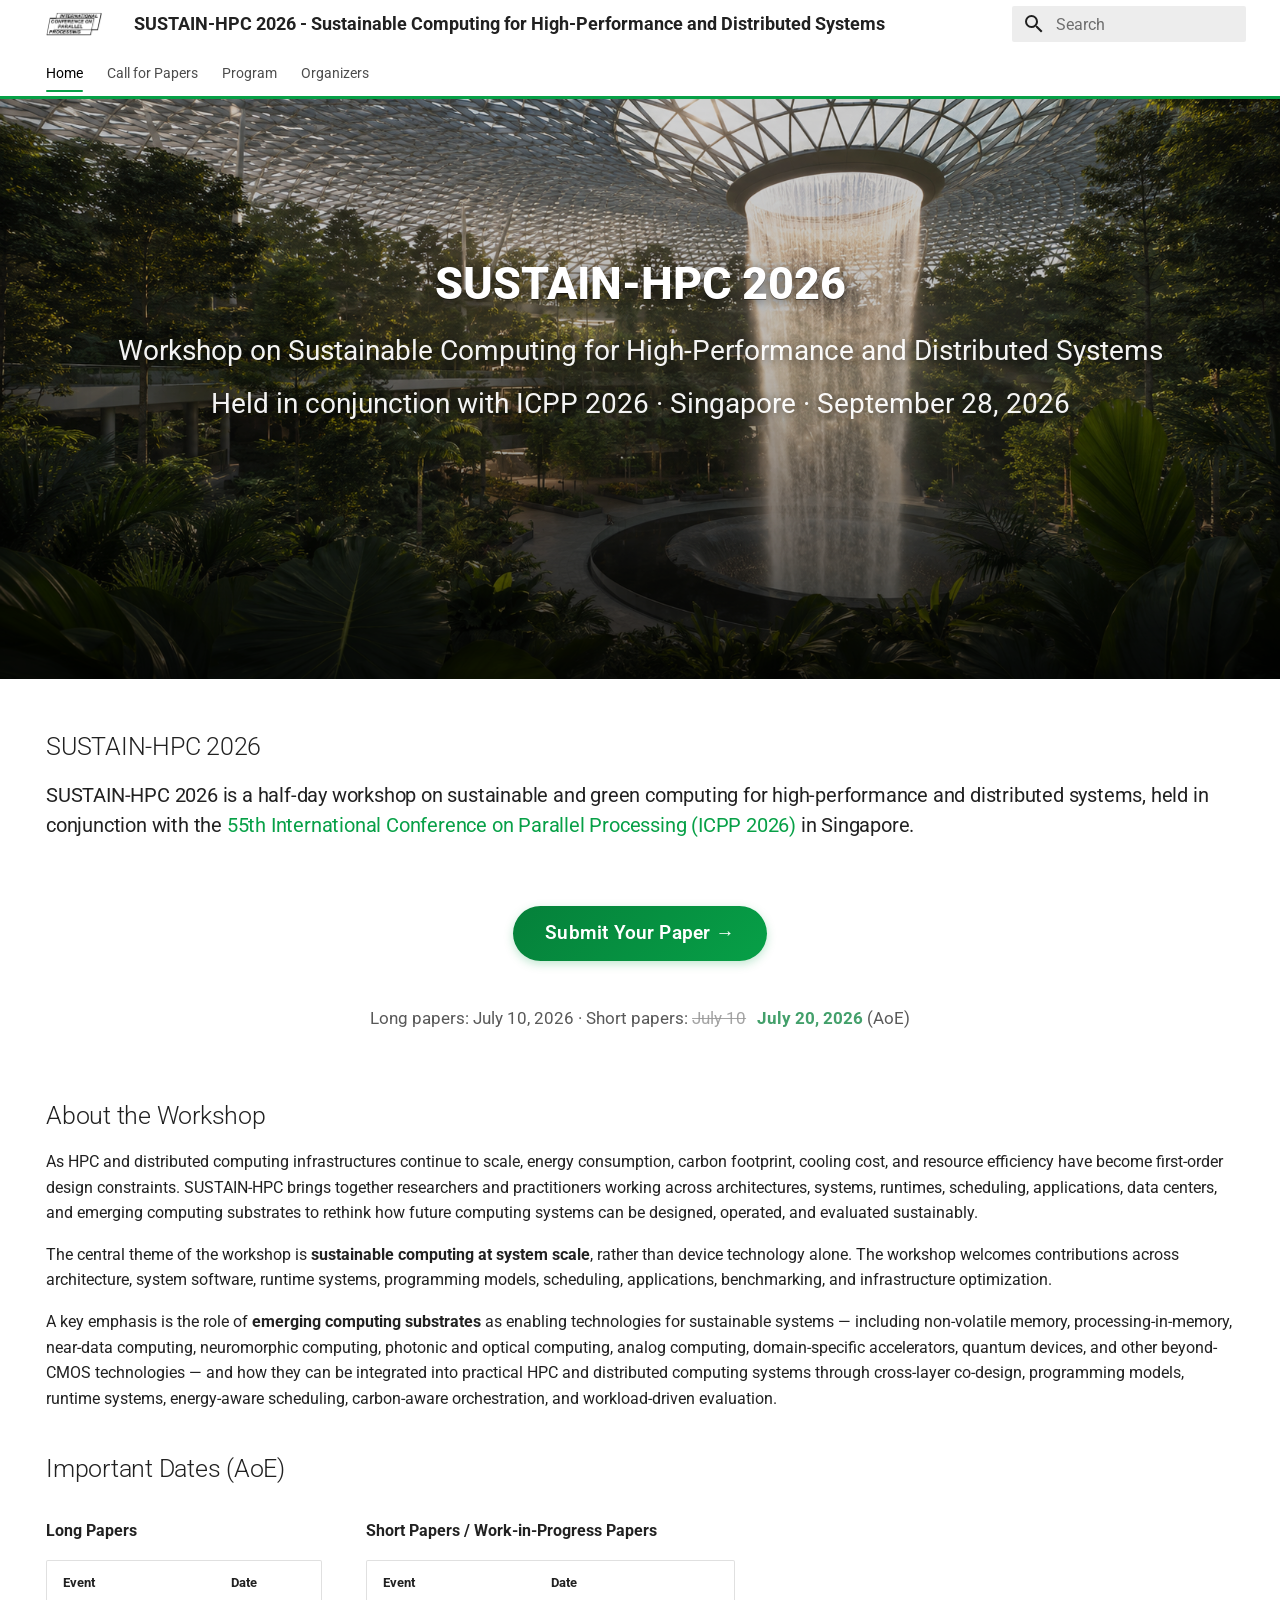
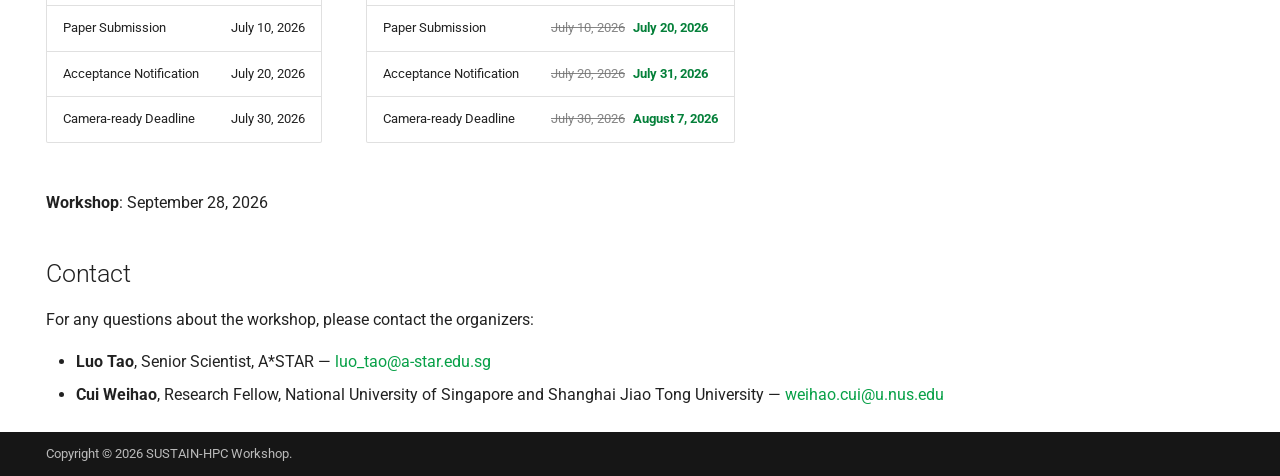
<file: index.html>
<!doctype html>
<html lang="en" class="no-js">
  <head>
    
      <meta charset="utf-8">
      <meta name="viewport" content="width=device-width,initial-scale=1">
      
        <meta name="description" content="SUSTAIN-HPC 2026 - Workshop on Sustainable Computing for High-Performance and Distributed Systems, held in conjunction with ICPP 2026 in Singapore.">
      
      
        <meta name="author" content="SUSTAIN-HPC 2026 Organizers">
      
      
        <link rel="canonical" href="https://icpp2026.github.io/sustain-hpc-2026/">
      
      
      
        <link rel="next" href="call-for-papers/">
      
      
      <link rel="icon" href="assets/logo.ico">
      <meta name="generator" content="mkdocs-1.6.1, mkdocs-material-9.6.21">
    
    
      
        <title>SUSTAIN-HPC 2026 - Sustainable Computing for High-Performance and Distributed Systems</title>
      
    
    
      <link rel="stylesheet" href="assets/stylesheets/main.2a3383ac.min.css">
      
        
        <link rel="stylesheet" href="assets/stylesheets/palette.06af60db.min.css">
      
      


    
    
      
    
    
      
        
        
        <link rel="preconnect" href="https://fonts.gstatic.com" crossorigin>
        <link rel="stylesheet" href="https://fonts.googleapis.com/css?family=Roboto:300,300i,400,400i,700,700i%7CRoboto+Mono:400,400i,700,700i&display=fallback">
        <style>:root{--md-text-font:"Roboto";--md-code-font:"Roboto Mono"}</style>
      
    
    
      <link rel="stylesheet" href="assets/stylesheets/extra.css">
    
    <script>__md_scope=new URL(".",location),__md_hash=e=>[...e].reduce(((e,_)=>(e<<5)-e+_.charCodeAt(0)),0),__md_get=(e,_=localStorage,t=__md_scope)=>JSON.parse(_.getItem(t.pathname+"."+e)),__md_set=(e,_,t=localStorage,a=__md_scope)=>{try{t.setItem(a.pathname+"."+e,JSON.stringify(_))}catch(e){}}</script>
    
      

    
    
    
  
  
  <link rel="canonical" href="https://icpp2026.github.io/sustain-hpc-2026/" />

  
  <meta http-equiv="content-language" content="en" />
  <link rel="alternate" hreflang="en" href="https://icpp2026.github.io/sustain-hpc-2026/" />

  
  <meta name="description" content="SUSTAIN-HPC 2026 - Workshop on Sustainable Computing for High-Performance and Distributed Systems, held in conjunction with ICPP 2026 in Singapore." />
  <meta name="keywords" content="SUSTAIN-HPC, SUSTAIN-HPC 2026, sustainable computing, green computing, HPC, high performance computing, distributed systems, energy-efficient computing, carbon-aware computing, ICPP 2026, Singapore 2026" />
  <meta name="author" content="SUSTAIN-HPC 2026 Organizers" />
  <meta name="robots" content="index, follow, max-image-preview:large, max-snippet:-1, max-video-preview:-1" />

  
  <meta property="og:type" content="website" />
  <meta property="og:url" content="https://icpp2026.github.io/sustain-hpc-2026/" />
  <meta property="og:title" content="SUSTAIN-HPC 2026 - Sustainable Computing for High-Performance and Distributed Systems" />
  <meta property="og:description" content="SUSTAIN-HPC 2026 - Workshop on Sustainable Computing for High-Performance and Distributed Systems, held in conjunction with ICPP 2026 in Singapore." />
  <meta property="og:image" content="https://icpp2026.github.io/sustain-hpc-2026/assets/logo.png" />
  <meta property="og:site_name" content="SUSTAIN-HPC 2026" />
  <meta property="og:locale" content="en_US" />

  
  <meta name="twitter:card" content="summary_large_image" />
  <meta name="twitter:url" content="https://icpp2026.github.io/sustain-hpc-2026/" />
  <meta name="twitter:title" content="SUSTAIN-HPC 2026 - Sustainable Computing for High-Performance and Distributed Systems" />
  <meta name="twitter:description" content="SUSTAIN-HPC 2026 - Workshop on Sustainable Computing for High-Performance and Distributed Systems, held in conjunction with ICPP 2026 in Singapore." />
  <meta name="twitter:image" content="https://icpp2026.github.io/sustain-hpc-2026/assets/logo.png" />

  </head>
  
  
    
    
    
    
    
    <body dir="ltr" data-md-color-scheme="default" data-md-color-primary="white" data-md-color-accent="custom">
  
    
    <input class="md-toggle" data-md-toggle="drawer" type="checkbox" id="__drawer" autocomplete="off">
    <input class="md-toggle" data-md-toggle="search" type="checkbox" id="__search" autocomplete="off">
    <label class="md-overlay" for="__drawer"></label>
    <div data-md-component="skip">
      
        
        <a href="#sustain-hpc-2026" class="md-skip">
          Skip to content
        </a>
      
    </div>
    <div data-md-component="announce">
      
    </div>
    
    
      

  

<header class="md-header md-header--shadow md-header--lifted" data-md-component="header">
  <nav class="md-header__inner md-grid" aria-label="Header">
    <a href="." title="SUSTAIN-HPC 2026 - Sustainable Computing for High-Performance and Distributed Systems" class="md-header__button md-logo" aria-label="SUSTAIN-HPC 2026 - Sustainable Computing for High-Performance and Distributed Systems" data-md-component="logo">
      
  <img src="assets/logo.png" alt="logo">

    </a>
    <label class="md-header__button md-icon" for="__drawer">
      
      <svg xmlns="http://www.w3.org/2000/svg" viewBox="0 0 24 24"><path d="M3 6h18v2H3zm0 5h18v2H3zm0 5h18v2H3z"/></svg>
    </label>
    <div class="md-header__title" data-md-component="header-title">
      <div class="md-header__ellipsis">
        <div class="md-header__topic">
          <span class="md-ellipsis">
            <span class="site-name__brand">SUSTAIN-HPC 2026</span> - Sustainable Computing for High-Performance and Distributed Systems
          </span>
        </div>
        <div class="md-header__topic" data-md-component="header-topic">
          <span class="md-ellipsis">
            
              Home
            
          </span>
        </div>
      </div>
    </div>
    
      
    
    
    
    
      
      
        <label class="md-header__button md-icon" for="__search">
          
          <svg xmlns="http://www.w3.org/2000/svg" viewBox="0 0 24 24"><path d="M9.5 3A6.5 6.5 0 0 1 16 9.5c0 1.61-.59 3.09-1.56 4.23l.27.27h.79l5 5-1.5 1.5-5-5v-.79l-.27-.27A6.52 6.52 0 0 1 9.5 16 6.5 6.5 0 0 1 3 9.5 6.5 6.5 0 0 1 9.5 3m0 2C7 5 5 7 5 9.5S7 14 9.5 14 14 12 14 9.5 12 5 9.5 5"/></svg>
        </label>
        <div class="md-search" data-md-component="search" role="dialog">
  <label class="md-search__overlay" for="__search"></label>
  <div class="md-search__inner" role="search">
    <form class="md-search__form" name="search">
      <input type="text" class="md-search__input" name="query" aria-label="Search" placeholder="Search" autocapitalize="off" autocorrect="off" autocomplete="off" spellcheck="false" data-md-component="search-query" required>
      <label class="md-search__icon md-icon" for="__search">
        
        <svg xmlns="http://www.w3.org/2000/svg" viewBox="0 0 24 24"><path d="M9.5 3A6.5 6.5 0 0 1 16 9.5c0 1.61-.59 3.09-1.56 4.23l.27.27h.79l5 5-1.5 1.5-5-5v-.79l-.27-.27A6.52 6.52 0 0 1 9.5 16 6.5 6.5 0 0 1 3 9.5 6.5 6.5 0 0 1 9.5 3m0 2C7 5 5 7 5 9.5S7 14 9.5 14 14 12 14 9.5 12 5 9.5 5"/></svg>
        
        <svg xmlns="http://www.w3.org/2000/svg" viewBox="0 0 24 24"><path d="M20 11v2H8l5.5 5.5-1.42 1.42L4.16 12l7.92-7.92L13.5 5.5 8 11z"/></svg>
      </label>
      <nav class="md-search__options" aria-label="Search">
        
        <button type="reset" class="md-search__icon md-icon" title="Clear" aria-label="Clear" tabindex="-1">
          
          <svg xmlns="http://www.w3.org/2000/svg" viewBox="0 0 24 24"><path d="M19 6.41 17.59 5 12 10.59 6.41 5 5 6.41 10.59 12 5 17.59 6.41 19 12 13.41 17.59 19 19 17.59 13.41 12z"/></svg>
        </button>
      </nav>
      
        <div class="md-search__suggest" data-md-component="search-suggest"></div>
      
    </form>
    <div class="md-search__output">
      <div class="md-search__scrollwrap" tabindex="0" data-md-scrollfix>
        <div class="md-search-result" data-md-component="search-result">
          <div class="md-search-result__meta">
            Initializing search
          </div>
          <ol class="md-search-result__list" role="presentation"></ol>
        </div>
      </div>
    </div>
  </div>
</div>
      
    
    
  </nav>
  
    
      
<nav class="md-tabs" aria-label="Tabs" data-md-component="tabs">
  <div class="md-grid">
    <ul class="md-tabs__list">
      
        
  
  
  
    
  
  
    <li class="md-tabs__item md-tabs__item--active">
      <a href="." class="md-tabs__link">
        
  
  
    
  
  Home

      </a>
    </li>
  

      
        
  
  
  
  
    <li class="md-tabs__item">
      <a href="call-for-papers/" class="md-tabs__link">
        
  
  
    
  
  Call for Papers

      </a>
    </li>
  

      
        
  
  
  
  
    <li class="md-tabs__item">
      <a href="program/" class="md-tabs__link">
        
  
  
    
  
  Program

      </a>
    </li>
  

      
        
  
  
  
  
    <li class="md-tabs__item">
      <a href="organizers/" class="md-tabs__link">
        
  
  
    
  
  Organizers

      </a>
    </li>
  

      
    </ul>
  </div>
</nav>
    
  
</header>
    
    <div class="md-container" data-md-component="container">
      
      
  
        
      
  <style>
    .md-tabs {
      color: black;
      background-color: initial;
      border-bottom: none !important;
    }
  </style>
  <section class="hero">
    <img class="hero__image" src="assets/imgs/hero1.png" alt="SUSTAIN-HPC 2026 hero image" />
    <div class="hero__overlay">
      <h1 class="hero__title">SUSTAIN-HPC 2026</h1>
      <p class="hero__subtitle">Workshop on Sustainable Computing for High-Performance and Distributed Systems</p>
      <p class="hero__subtitle">Held in conjunction with ICPP 2026 &middot; Singapore &middot; September 28, 2026</p>
    </div>
  </section>

      <main class="md-main" data-md-component="main">
        <div class="md-main__inner md-grid">
          
            
              
                
              
              <div class="md-sidebar md-sidebar--primary" data-md-component="sidebar" data-md-type="navigation" hidden>
                <div class="md-sidebar__scrollwrap">
                  <div class="md-sidebar__inner">
                    


  


<nav class="md-nav md-nav--primary md-nav--lifted" aria-label="Navigation" data-md-level="0">
  <label class="md-nav__title" for="__drawer">
    <a href="." title="SUSTAIN-HPC 2026 - Sustainable Computing for High-Performance and Distributed Systems" class="md-nav__button md-logo" aria-label="SUSTAIN-HPC 2026 - Sustainable Computing for High-Performance and Distributed Systems" data-md-component="logo">
      
  <img src="assets/logo.png" alt="logo">

    </a>
    SUSTAIN-HPC 2026 - Sustainable Computing for High-Performance and Distributed Systems
  </label>
  
  <ul class="md-nav__list" data-md-scrollfix>
    
      
      
  
  
    
  
  
  
    <li class="md-nav__item md-nav__item--active">
      
      <input class="md-nav__toggle md-toggle" type="checkbox" id="__toc">
      
      
      
        <label class="md-nav__link md-nav__link--active" for="__toc">
          
  
  
  <span class="md-ellipsis">
    Home
    
  </span>
  

          <span class="md-nav__icon md-icon"></span>
        </label>
      
      <a href="." class="md-nav__link md-nav__link--active">
        
  
  
  <span class="md-ellipsis">
    Home
    
  </span>
  

      </a>
      
        

<nav class="md-nav md-nav--secondary" aria-label="Table of contents">
  
  
  
  
    <label class="md-nav__title" for="__toc">
      <span class="md-nav__icon md-icon"></span>
      Table of contents
    </label>
    <ul class="md-nav__list" data-md-component="toc" data-md-scrollfix>
      
        <li class="md-nav__item">
  <a href="#sustain-hpc-2026" class="md-nav__link">
    <span class="md-ellipsis">
      SUSTAIN-HPC 2026
    </span>
  </a>
  
    <nav class="md-nav" aria-label="SUSTAIN-HPC 2026">
      <ul class="md-nav__list">
        
          <li class="md-nav__item">
  <a href="#[base64]" class="md-nav__link">
    <span class="md-ellipsis">
      SUSTAIN-HPC 2026 is a half-day workshop on sustainable and green computing for high-performance and distributed systems, held in conjunction with the 55th International Conference on Parallel Processing (ICPP 2026) in Singapore.
    </span>
  </a>
  
</li>
        
      </ul>
    </nav>
  
</li>
      
        <li class="md-nav__item">
  <a href="#about-the-workshop" class="md-nav__link">
    <span class="md-ellipsis">
      About the Workshop
    </span>
  </a>
  
</li>
      
        <li class="md-nav__item">
  <a href="#important-dates-aoe" class="md-nav__link">
    <span class="md-ellipsis">
      Important Dates (AoE)
    </span>
  </a>
  
</li>
      
        <li class="md-nav__item">
  <a href="#contact" class="md-nav__link">
    <span class="md-ellipsis">
      Contact
    </span>
  </a>
  
</li>
      
    </ul>
  
</nav>
      
    </li>
  

    
      
      
  
  
  
  
    <li class="md-nav__item">
      <a href="call-for-papers/" class="md-nav__link">
        
  
  
  <span class="md-ellipsis">
    Call for Papers
    
  </span>
  

      </a>
    </li>
  

    
      
      
  
  
  
  
    <li class="md-nav__item">
      <a href="program/" class="md-nav__link">
        
  
  
  <span class="md-ellipsis">
    Program
    
  </span>
  

      </a>
    </li>
  

    
      
      
  
  
  
  
    <li class="md-nav__item">
      <a href="organizers/" class="md-nav__link">
        
  
  
  <span class="md-ellipsis">
    Organizers
    
  </span>
  

      </a>
    </li>
  

    
  </ul>
</nav>
                  </div>
                </div>
              </div>
            
            
              
                
              
              <div class="md-sidebar md-sidebar--secondary" data-md-component="sidebar" data-md-type="toc" hidden>
                <div class="md-sidebar__scrollwrap">
                  <div class="md-sidebar__inner">
                    

<nav class="md-nav md-nav--secondary" aria-label="Table of contents">
  
  
  
  
    <label class="md-nav__title" for="__toc">
      <span class="md-nav__icon md-icon"></span>
      Table of contents
    </label>
    <ul class="md-nav__list" data-md-component="toc" data-md-scrollfix>
      
        <li class="md-nav__item">
  <a href="#sustain-hpc-2026" class="md-nav__link">
    <span class="md-ellipsis">
      SUSTAIN-HPC 2026
    </span>
  </a>
  
    <nav class="md-nav" aria-label="SUSTAIN-HPC 2026">
      <ul class="md-nav__list">
        
          <li class="md-nav__item">
  <a href="#[base64]" class="md-nav__link">
    <span class="md-ellipsis">
      SUSTAIN-HPC 2026 is a half-day workshop on sustainable and green computing for high-performance and distributed systems, held in conjunction with the 55th International Conference on Parallel Processing (ICPP 2026) in Singapore.
    </span>
  </a>
  
</li>
        
      </ul>
    </nav>
  
</li>
      
        <li class="md-nav__item">
  <a href="#about-the-workshop" class="md-nav__link">
    <span class="md-ellipsis">
      About the Workshop
    </span>
  </a>
  
</li>
      
        <li class="md-nav__item">
  <a href="#important-dates-aoe" class="md-nav__link">
    <span class="md-ellipsis">
      Important Dates (AoE)
    </span>
  </a>
  
</li>
      
        <li class="md-nav__item">
  <a href="#contact" class="md-nav__link">
    <span class="md-ellipsis">
      Contact
    </span>
  </a>
  
</li>
      
    </ul>
  
</nav>
                  </div>
                </div>
              </div>
            
          
          
            <div class="md-content" data-md-component="content">
              <article class="md-content__inner md-typeset">
                
                  
  




  <h1>Home</h1>

<div>
<h2 class="landingpage-heading" id="sustain-hpc-2026">SUSTAIN-HPC 2026</h2>
<h3 id="[base64]">SUSTAIN-HPC 2026 is a half-day workshop on sustainable and green computing for high-performance and distributed systems, held in conjunction with the <a href="https://icpp2026.github.io/" target="_blank">55th International Conference on Parallel Processing (ICPP 2026)</a> in Singapore.</h3>
</div>
<div class="submit-cta">
<p><a class="submit-button" href="https://sustain-hpc26.hotcrp.com/" rel="noopener" target="_blank">Submit Your Paper &rarr;</a></p>
<p><span class="submit-cta__note">Long papers: July 10, 2026 &middot; Short papers: <del class="date-old">July 10</del> <span class="date-new">July 20, 2026</span> (AoE)</span></p>
</div>
<div>
<h2 id="about-the-workshop">About the Workshop</h2>
<p>As HPC and distributed computing infrastructures continue to scale, energy consumption, carbon footprint, cooling cost, and resource efficiency have become first-order design constraints. SUSTAIN-HPC brings together researchers and practitioners working across architectures, systems, runtimes, scheduling, applications, data centers, and emerging computing substrates to rethink how future computing systems can be designed, operated, and evaluated sustainably.</p>
<p>The central theme of the workshop is <strong>sustainable computing at system scale</strong>, rather than device technology alone. The workshop welcomes contributions across architecture, system software, runtime systems, programming models, scheduling, applications, benchmarking, and infrastructure optimization.</p>
<p>A key emphasis is the role of <strong>emerging computing substrates</strong> as enabling technologies for sustainable systems — including non-volatile memory, processing-in-memory, near-data computing, neuromorphic computing, photonic and optical computing, analog computing, domain-specific accelerators, quantum devices, and other beyond-CMOS technologies — and how they can be integrated into practical HPC and distributed computing systems through cross-layer co-design, programming models, runtime systems, energy-aware scheduling, carbon-aware orchestration, and workload-driven evaluation.</p>
</div>
<div>
<h2 id="important-dates-aoe">Important Dates (AoE)</h2>
<div class="dates-columns">
<div class="dates-column">
<p><strong>Long Papers</strong></p>
<table>
<thead>
<tr>
<th>Event</th>
<th>Date</th>
</tr>
</thead>
<tbody>
<tr>
<td>Paper Submission</td>
<td>July 10, 2026</td>
</tr>
<tr>
<td>Acceptance Notification</td>
<td>July 20, 2026</td>
</tr>
<tr>
<td>Camera-ready Deadline</td>
<td>July 30, 2026</td>
</tr>
</tbody>
</table>
</div>
<div class="dates-column">
<p><strong>Short Papers / Work-in-Progress Papers</strong></p>
<table>
<thead>
<tr>
<th>Event</th>
<th>Date</th>
</tr>
</thead>
<tbody>
<tr>
<td>Paper Submission</td>
<td><del class="date-old">July 10, 2026</del> <span class="date-new">July 20, 2026</span></td>
</tr>
<tr>
<td>Acceptance Notification</td>
<td><del class="date-old">July 20, 2026</del> <span class="date-new">July 31, 2026</span></td>
</tr>
<tr>
<td>Camera-ready Deadline</td>
<td><del class="date-old">July 30, 2026</del> <span class="date-new">August 7, 2026</span></td>
</tr>
</tbody>
</table>
</div>
</div>
<p><strong>Workshop</strong>: September 28, 2026</p>
</div>
<div>
<h2 id="contact">Contact</h2>
<p>For any questions about the workshop, please contact the organizers:</p>
<ul>
<li><strong>Luo Tao</strong>, Senior Scientist, A*STAR — <a href="mailto:luo_tao@a-star.edu.sg">luo_tao@a-star.edu.sg</a></li>
<li><strong>Cui Weihao</strong>, Research Fellow, National University of Singapore and Shanghai Jiao Tong University — <a href="mailto:weihao.cui@u.nus.edu">weihao.cui@u.nus.edu</a></li>
</ul>
</div>







  
  




  



                
              </article>
            </div>
          
          
<script>var target=document.getElementById(location.hash.slice(1));target&&target.name&&(target.checked=target.name.startsWith("__tabbed_"))</script>
        </div>
        
          <button type="button" class="md-top md-icon" data-md-component="top" hidden>
  
  <svg xmlns="http://www.w3.org/2000/svg" viewBox="0 0 24 24"><path d="M13 20h-2V8l-5.5 5.5-1.42-1.42L12 4.16l7.92 7.92-1.42 1.42L13 8z"/></svg>
  Back to top
</button>
        
      </main>
      
  
        <footer class="md-footer">
  
  <div class="md-footer-meta md-typeset">
    <div class="md-footer-meta__inner md-grid">
      <div class="md-copyright">
  
    <div class="md-copyright__highlight">
      Copyright &copy; 2026 SUSTAIN-HPC Workshop.
    </div>
  
  
</div>
      
    </div>
  </div>
</footer>
      

    </div>
    <div class="md-dialog" data-md-component="dialog">
      <div class="md-dialog__inner md-typeset"></div>
    </div>
    
      <div class="md-progress" data-md-component="progress" role="progressbar"></div>
    
    
    
      
      <script id="__config" type="application/json">{"base": ".", "features": ["navigation.tabs", "navigation.sections", "navigation.expand", "navigation.path", "navigation.prune", "navigation.indexes", "navigation.tabs.sticky", "navigation.top", "navigation.instant", "navigation.instant.prefetch", "navigation.instant.progress", "search.suggest"], "search": "assets/javascripts/workers/search.973d3a69.min.js", "tags": null, "translations": {"clipboard.copied": "Copied to clipboard", "clipboard.copy": "Copy to clipboard", "search.result.more.one": "1 more on this page", "search.result.more.other": "# more on this page", "search.result.none": "No matching documents", "search.result.one": "1 matching document", "search.result.other": "# matching documents", "search.result.placeholder": "Type to start searching", "search.result.term.missing": "Missing", "select.version": "Select version"}, "version": null}</script>
    
    
      <script src="assets/javascripts/bundle.f55a23d4.min.js"></script>
      
    
  </body>
</html>
</file>
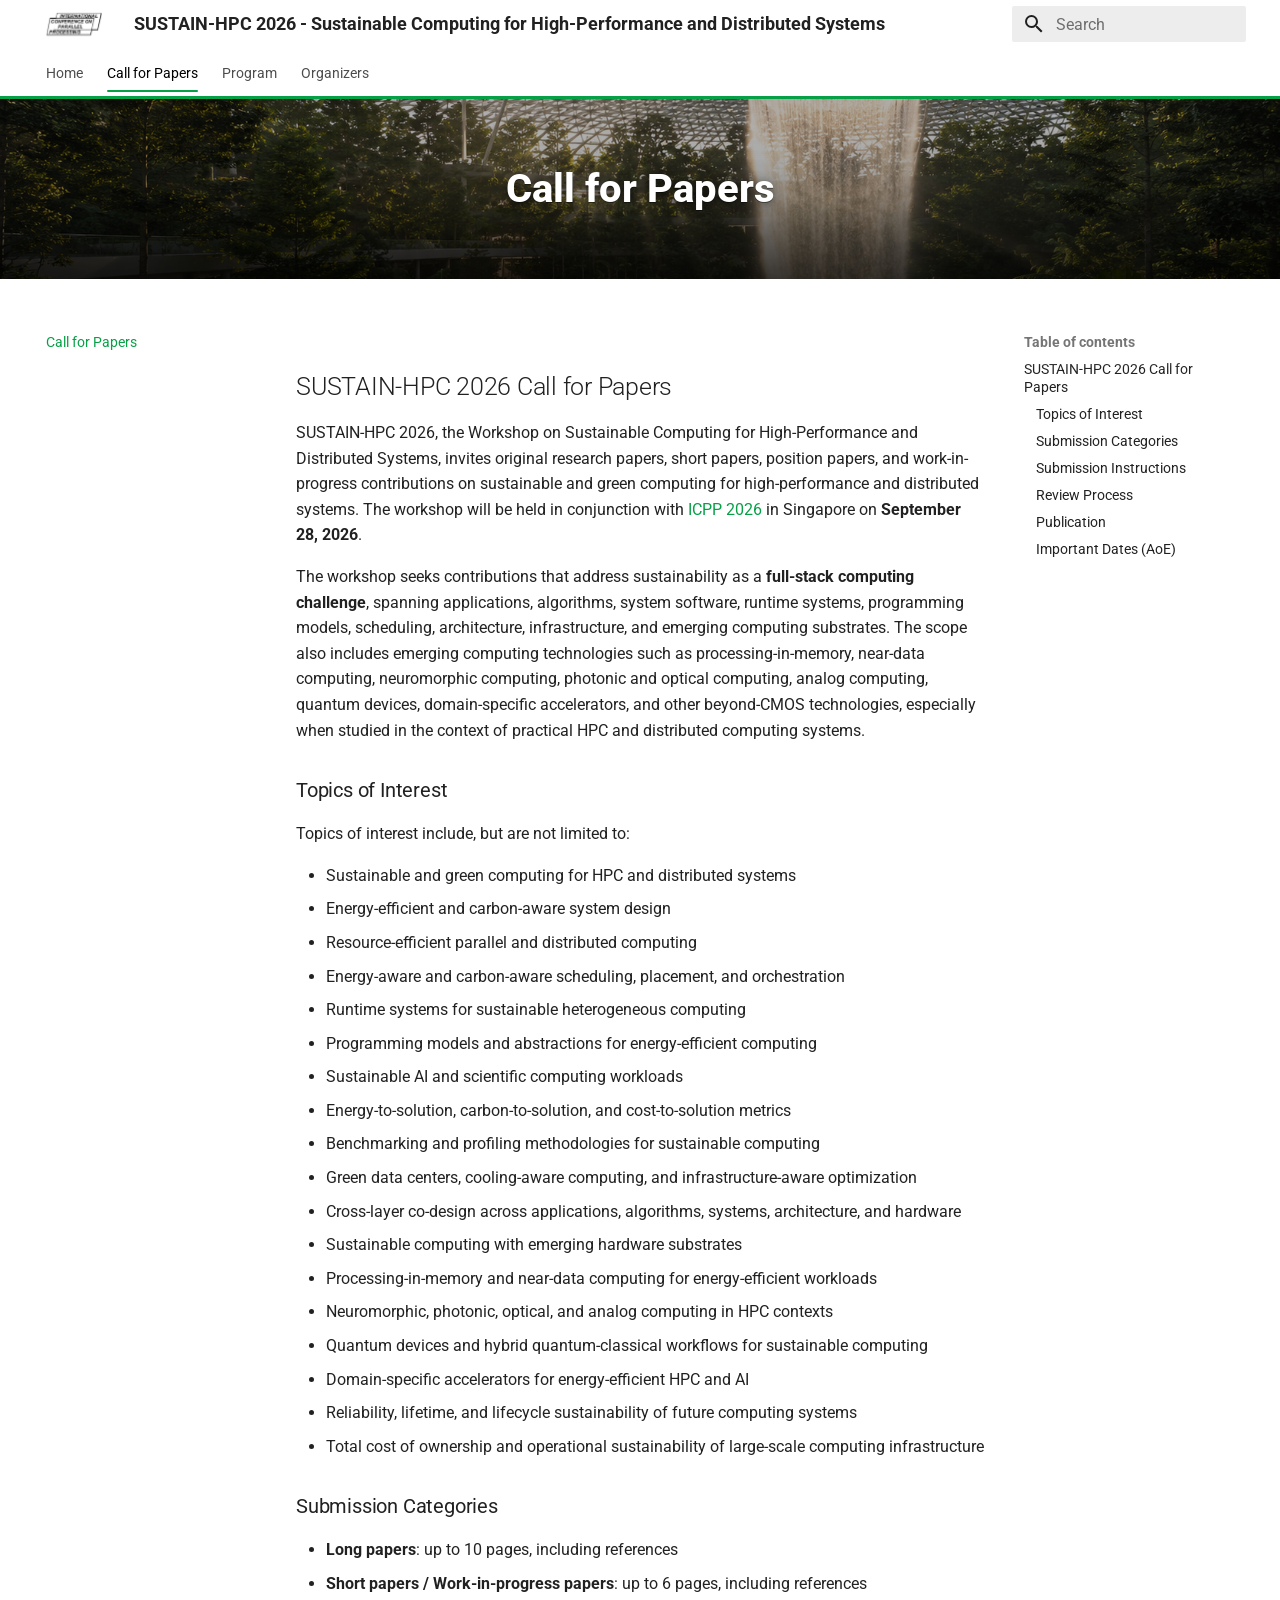
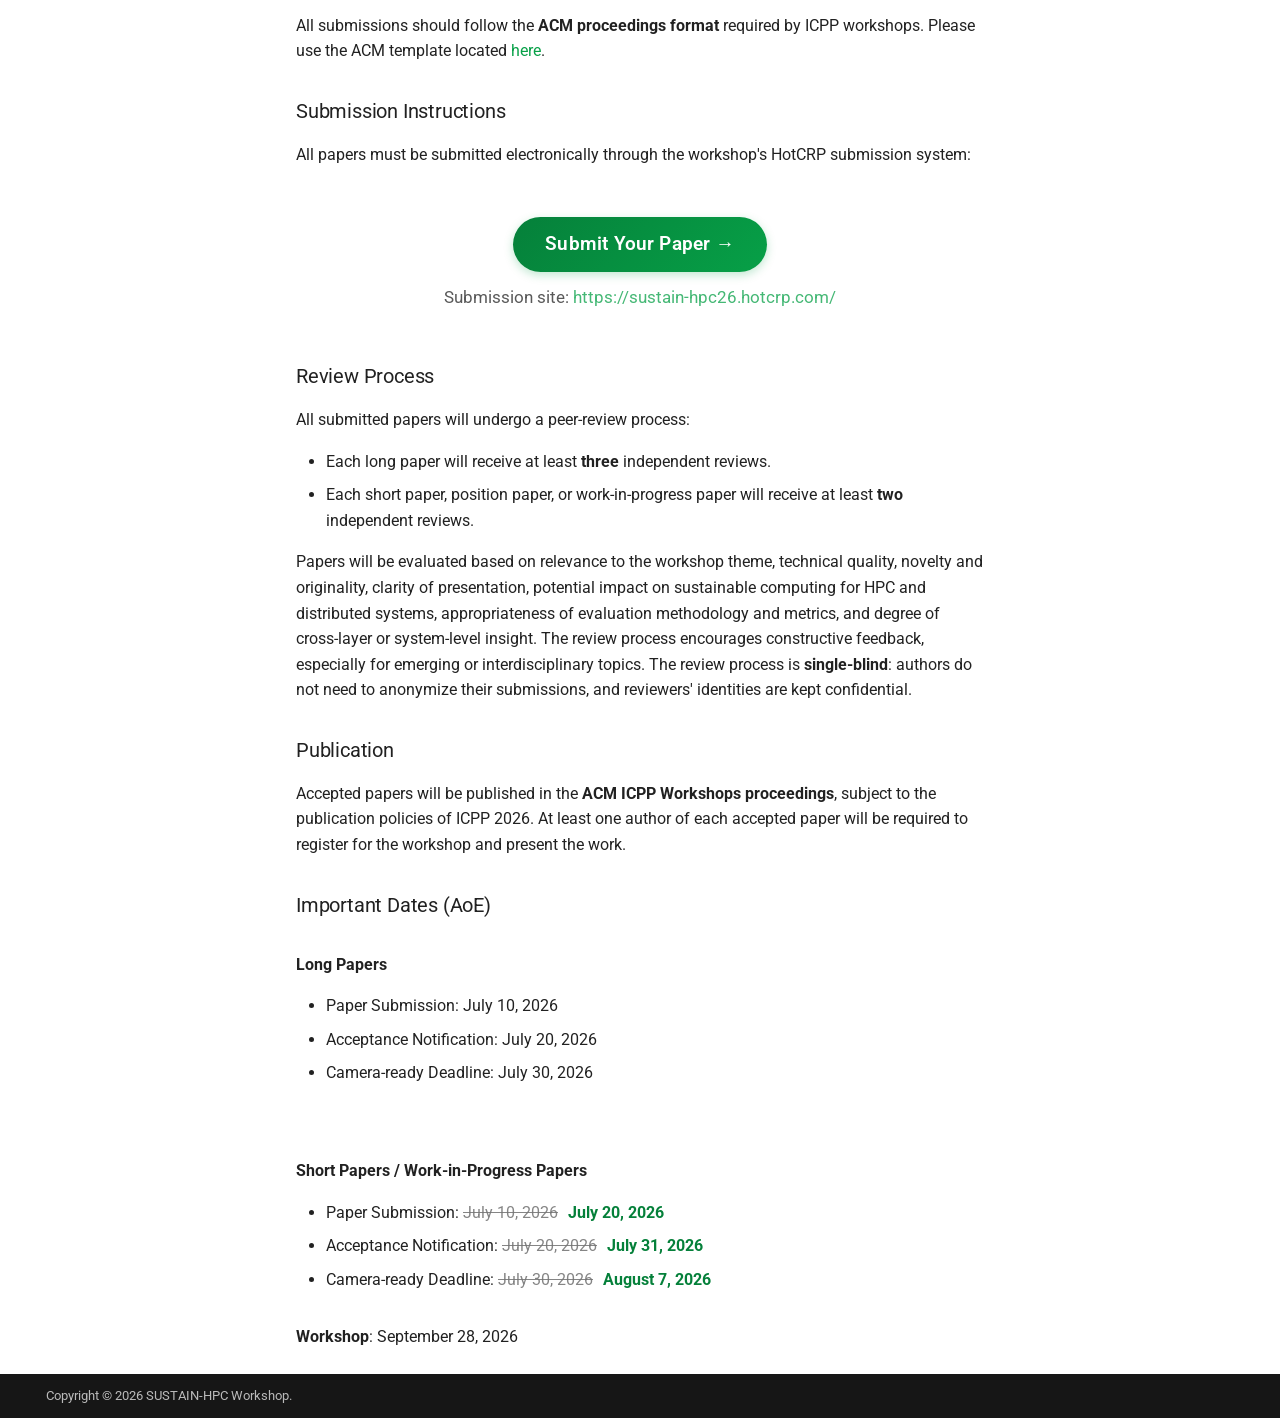
<file: call-for-papers/index.html>
<!doctype html>
<html lang="en" class="no-js">
  <head>
    
      <meta charset="utf-8">
      <meta name="viewport" content="width=device-width,initial-scale=1">
      
        <meta name="description" content="SUSTAIN-HPC 2026 - Workshop on Sustainable Computing for High-Performance and Distributed Systems, held in conjunction with ICPP 2026 in Singapore.">
      
      
        <meta name="author" content="SUSTAIN-HPC 2026 Organizers">
      
      
        <link rel="canonical" href="https://icpp2026.github.io/sustain-hpc-2026/call-for-papers/">
      
      
        <link rel="prev" href="..">
      
      
        <link rel="next" href="../program/">
      
      
      <link rel="icon" href="../assets/logo.ico">
      <meta name="generator" content="mkdocs-1.6.1, mkdocs-material-9.6.21">
    
    
      
        <title>Call for Papers - SUSTAIN-HPC 2026 - Sustainable Computing for High-Performance and Distributed Systems</title>
      
    
    
      <link rel="stylesheet" href="../assets/stylesheets/main.2a3383ac.min.css">
      
        
        <link rel="stylesheet" href="../assets/stylesheets/palette.06af60db.min.css">
      
      


    
    
      
    
    
      
        
        
        <link rel="preconnect" href="https://fonts.gstatic.com" crossorigin>
        <link rel="stylesheet" href="https://fonts.googleapis.com/css?family=Roboto:300,300i,400,400i,700,700i%7CRoboto+Mono:400,400i,700,700i&display=fallback">
        <style>:root{--md-text-font:"Roboto";--md-code-font:"Roboto Mono"}</style>
      
    
    
      <link rel="stylesheet" href="../assets/stylesheets/extra.css">
    
    <script>__md_scope=new URL("..",location),__md_hash=e=>[...e].reduce(((e,_)=>(e<<5)-e+_.charCodeAt(0)),0),__md_get=(e,_=localStorage,t=__md_scope)=>JSON.parse(_.getItem(t.pathname+"."+e)),__md_set=(e,_,t=localStorage,a=__md_scope)=>{try{t.setItem(a.pathname+"."+e,JSON.stringify(_))}catch(e){}}</script>
    
      

    
    
    
  
  
  <link rel="canonical" href="https://icpp2026.github.io/sustain-hpc-2026/call-for-papers/" />

  
  <meta http-equiv="content-language" content="en" />
  <link rel="alternate" hreflang="en" href="https://icpp2026.github.io/sustain-hpc-2026/call-for-papers/" />

  
  
    <meta name="description" content="SUSTAIN-HPC 2026 - Call for Papers. Workshop on Sustainable Computing for High-Performance and Distributed Systems, held with ICPP 2026 in Singapore." />
  
  <meta name="robots" content="index, follow, max-image-preview:large, max-snippet:-1, max-video-preview:-1" />

  
  <meta property="og:type" content="website" />
  <meta property="og:url" content="https://icpp2026.github.io/sustain-hpc-2026/call-for-papers/" />
  <meta property="og:title" content="Call for Papers - SUSTAIN-HPC 2026" />
  <meta property="og:description" content="SUSTAIN-HPC 2026 - Call for Papers" />
  <meta property="og:image" content="https://icpp2026.github.io/sustain-hpc-2026/assets/logo.png" />
  <meta property="og:site_name" content="SUSTAIN-HPC 2026" />

  
  <meta name="twitter:card" content="summary" />
  <meta name="twitter:url" content="https://icpp2026.github.io/sustain-hpc-2026/call-for-papers/" />
  <meta name="twitter:title" content="Call for Papers - SUSTAIN-HPC 2026" />
  <meta name="twitter:description" content="SUSTAIN-HPC 2026 - Call for Papers" />
  <meta name="twitter:image" content="https://icpp2026.github.io/sustain-hpc-2026/assets/logo.png" />

  </head>
  
  
    
    
    
    
    
    <body dir="ltr" data-md-color-scheme="default" data-md-color-primary="white" data-md-color-accent="custom">
  
    
    <input class="md-toggle" data-md-toggle="drawer" type="checkbox" id="__drawer" autocomplete="off">
    <input class="md-toggle" data-md-toggle="search" type="checkbox" id="__search" autocomplete="off">
    <label class="md-overlay" for="__drawer"></label>
    <div data-md-component="skip">
      
        
        <a href="#sustain-hpc-2026-call-for-papers" class="md-skip">
          Skip to content
        </a>
      
    </div>
    <div data-md-component="announce">
      
    </div>
    
    
      

  

<header class="md-header md-header--shadow md-header--lifted" data-md-component="header">
  <nav class="md-header__inner md-grid" aria-label="Header">
    <a href=".." title="SUSTAIN-HPC 2026 - Sustainable Computing for High-Performance and Distributed Systems" class="md-header__button md-logo" aria-label="SUSTAIN-HPC 2026 - Sustainable Computing for High-Performance and Distributed Systems" data-md-component="logo">
      
  <img src="../assets/logo.png" alt="logo">

    </a>
    <label class="md-header__button md-icon" for="__drawer">
      
      <svg xmlns="http://www.w3.org/2000/svg" viewBox="0 0 24 24"><path d="M3 6h18v2H3zm0 5h18v2H3zm0 5h18v2H3z"/></svg>
    </label>
    <div class="md-header__title" data-md-component="header-title">
      <div class="md-header__ellipsis">
        <div class="md-header__topic">
          <span class="md-ellipsis">
            <span class="site-name__brand">SUSTAIN-HPC 2026</span> - Sustainable Computing for High-Performance and Distributed Systems
          </span>
        </div>
        <div class="md-header__topic" data-md-component="header-topic">
          <span class="md-ellipsis">
            
              Call for Papers
            
          </span>
        </div>
      </div>
    </div>
    
      
    
    
    
    
      
      
        <label class="md-header__button md-icon" for="__search">
          
          <svg xmlns="http://www.w3.org/2000/svg" viewBox="0 0 24 24"><path d="M9.5 3A6.5 6.5 0 0 1 16 9.5c0 1.61-.59 3.09-1.56 4.23l.27.27h.79l5 5-1.5 1.5-5-5v-.79l-.27-.27A6.52 6.52 0 0 1 9.5 16 6.5 6.5 0 0 1 3 9.5 6.5 6.5 0 0 1 9.5 3m0 2C7 5 5 7 5 9.5S7 14 9.5 14 14 12 14 9.5 12 5 9.5 5"/></svg>
        </label>
        <div class="md-search" data-md-component="search" role="dialog">
  <label class="md-search__overlay" for="__search"></label>
  <div class="md-search__inner" role="search">
    <form class="md-search__form" name="search">
      <input type="text" class="md-search__input" name="query" aria-label="Search" placeholder="Search" autocapitalize="off" autocorrect="off" autocomplete="off" spellcheck="false" data-md-component="search-query" required>
      <label class="md-search__icon md-icon" for="__search">
        
        <svg xmlns="http://www.w3.org/2000/svg" viewBox="0 0 24 24"><path d="M9.5 3A6.5 6.5 0 0 1 16 9.5c0 1.61-.59 3.09-1.56 4.23l.27.27h.79l5 5-1.5 1.5-5-5v-.79l-.27-.27A6.52 6.52 0 0 1 9.5 16 6.5 6.5 0 0 1 3 9.5 6.5 6.5 0 0 1 9.5 3m0 2C7 5 5 7 5 9.5S7 14 9.5 14 14 12 14 9.5 12 5 9.5 5"/></svg>
        
        <svg xmlns="http://www.w3.org/2000/svg" viewBox="0 0 24 24"><path d="M20 11v2H8l5.5 5.5-1.42 1.42L4.16 12l7.92-7.92L13.5 5.5 8 11z"/></svg>
      </label>
      <nav class="md-search__options" aria-label="Search">
        
        <button type="reset" class="md-search__icon md-icon" title="Clear" aria-label="Clear" tabindex="-1">
          
          <svg xmlns="http://www.w3.org/2000/svg" viewBox="0 0 24 24"><path d="M19 6.41 17.59 5 12 10.59 6.41 5 5 6.41 10.59 12 5 17.59 6.41 19 12 13.41 17.59 19 19 17.59 13.41 12z"/></svg>
        </button>
      </nav>
      
        <div class="md-search__suggest" data-md-component="search-suggest"></div>
      
    </form>
    <div class="md-search__output">
      <div class="md-search__scrollwrap" tabindex="0" data-md-scrollfix>
        <div class="md-search-result" data-md-component="search-result">
          <div class="md-search-result__meta">
            Initializing search
          </div>
          <ol class="md-search-result__list" role="presentation"></ol>
        </div>
      </div>
    </div>
  </div>
</div>
      
    
    
  </nav>
  
    
      
<nav class="md-tabs" aria-label="Tabs" data-md-component="tabs">
  <div class="md-grid">
    <ul class="md-tabs__list">
      
        
  
  
  
  
    <li class="md-tabs__item">
      <a href=".." class="md-tabs__link">
        
  
  
    
  
  Home

      </a>
    </li>
  

      
        
  
  
  
    
  
  
    <li class="md-tabs__item md-tabs__item--active">
      <a href="./" class="md-tabs__link">
        
  
  
    
  
  Call for Papers

      </a>
    </li>
  

      
        
  
  
  
  
    <li class="md-tabs__item">
      <a href="../program/" class="md-tabs__link">
        
  
  
    
  
  Program

      </a>
    </li>
  

      
        
  
  
  
  
    <li class="md-tabs__item">
      <a href="../organizers/" class="md-tabs__link">
        
  
  
    
  
  Organizers

      </a>
    </li>
  

      
    </ul>
  </div>
</nav>
    
  
</header>
    
    <div class="md-container" data-md-component="container">
      
      
  
        
      
  <style>
    .md-tabs {
      color: black;
      background-color: initial;
      border-bottom: none !important;
    }
  </style>
  <section class="hero__small">
    <img class="hero__image__small" src="../assets/imgs/hero1.png" alt="SUSTAIN-HPC 2026 hero image" />
    <div class="hero__overlay__small">
        
            <p class="hero__title__small">Call for Papers</p>
        
    </div>
  </section>

      <main class="md-main" data-md-component="main">
        <div class="md-main__inner md-grid">
          
            
              
              <div class="md-sidebar md-sidebar--primary" data-md-component="sidebar" data-md-type="navigation" >
                <div class="md-sidebar__scrollwrap">
                  <div class="md-sidebar__inner">
                    


  


<nav class="md-nav md-nav--primary md-nav--lifted" aria-label="Navigation" data-md-level="0">
  <label class="md-nav__title" for="__drawer">
    <a href=".." title="SUSTAIN-HPC 2026 - Sustainable Computing for High-Performance and Distributed Systems" class="md-nav__button md-logo" aria-label="SUSTAIN-HPC 2026 - Sustainable Computing for High-Performance and Distributed Systems" data-md-component="logo">
      
  <img src="../assets/logo.png" alt="logo">

    </a>
    SUSTAIN-HPC 2026 - Sustainable Computing for High-Performance and Distributed Systems
  </label>
  
  <ul class="md-nav__list" data-md-scrollfix>
    
      
      
  
  
  
  
    <li class="md-nav__item">
      <a href=".." class="md-nav__link">
        
  
  
  <span class="md-ellipsis">
    Home
    
  </span>
  

      </a>
    </li>
  

    
      
      
  
  
    
  
  
  
    <li class="md-nav__item md-nav__item--active">
      
      <input class="md-nav__toggle md-toggle" type="checkbox" id="__toc">
      
      
      
        <label class="md-nav__link md-nav__link--active" for="__toc">
          
  
  
  <span class="md-ellipsis">
    Call for Papers
    
  </span>
  

          <span class="md-nav__icon md-icon"></span>
        </label>
      
      <a href="./" class="md-nav__link md-nav__link--active">
        
  
  
  <span class="md-ellipsis">
    Call for Papers
    
  </span>
  

      </a>
      
        

<nav class="md-nav md-nav--secondary" aria-label="Table of contents">
  
  
  
  
    <label class="md-nav__title" for="__toc">
      <span class="md-nav__icon md-icon"></span>
      Table of contents
    </label>
    <ul class="md-nav__list" data-md-component="toc" data-md-scrollfix>
      
        <li class="md-nav__item">
  <a href="#sustain-hpc-2026-call-for-papers" class="md-nav__link">
    <span class="md-ellipsis">
      SUSTAIN-HPC 2026 Call for Papers
    </span>
  </a>
  
    <nav class="md-nav" aria-label="SUSTAIN-HPC 2026 Call for Papers">
      <ul class="md-nav__list">
        
          <li class="md-nav__item">
  <a href="#topics-of-interest" class="md-nav__link">
    <span class="md-ellipsis">
      Topics of Interest
    </span>
  </a>
  
</li>
        
          <li class="md-nav__item">
  <a href="#submission-categories" class="md-nav__link">
    <span class="md-ellipsis">
      Submission Categories
    </span>
  </a>
  
</li>
        
          <li class="md-nav__item">
  <a href="#submission-instructions" class="md-nav__link">
    <span class="md-ellipsis">
      Submission Instructions
    </span>
  </a>
  
</li>
        
          <li class="md-nav__item">
  <a href="#review-process" class="md-nav__link">
    <span class="md-ellipsis">
      Review Process
    </span>
  </a>
  
</li>
        
          <li class="md-nav__item">
  <a href="#publication" class="md-nav__link">
    <span class="md-ellipsis">
      Publication
    </span>
  </a>
  
</li>
        
          <li class="md-nav__item">
  <a href="#important-dates-aoe" class="md-nav__link">
    <span class="md-ellipsis">
      Important Dates (AoE)
    </span>
  </a>
  
</li>
        
      </ul>
    </nav>
  
</li>
      
    </ul>
  
</nav>
      
    </li>
  

    
      
      
  
  
  
  
    <li class="md-nav__item">
      <a href="../program/" class="md-nav__link">
        
  
  
  <span class="md-ellipsis">
    Program
    
  </span>
  

      </a>
    </li>
  

    
      
      
  
  
  
  
    <li class="md-nav__item">
      <a href="../organizers/" class="md-nav__link">
        
  
  
  <span class="md-ellipsis">
    Organizers
    
  </span>
  

      </a>
    </li>
  

    
  </ul>
</nav>
                  </div>
                </div>
              </div>
            
            
              
              <div class="md-sidebar md-sidebar--secondary" data-md-component="sidebar" data-md-type="toc" >
                <div class="md-sidebar__scrollwrap">
                  <div class="md-sidebar__inner">
                    

<nav class="md-nav md-nav--secondary" aria-label="Table of contents">
  
  
  
  
    <label class="md-nav__title" for="__toc">
      <span class="md-nav__icon md-icon"></span>
      Table of contents
    </label>
    <ul class="md-nav__list" data-md-component="toc" data-md-scrollfix>
      
        <li class="md-nav__item">
  <a href="#sustain-hpc-2026-call-for-papers" class="md-nav__link">
    <span class="md-ellipsis">
      SUSTAIN-HPC 2026 Call for Papers
    </span>
  </a>
  
    <nav class="md-nav" aria-label="SUSTAIN-HPC 2026 Call for Papers">
      <ul class="md-nav__list">
        
          <li class="md-nav__item">
  <a href="#topics-of-interest" class="md-nav__link">
    <span class="md-ellipsis">
      Topics of Interest
    </span>
  </a>
  
</li>
        
          <li class="md-nav__item">
  <a href="#submission-categories" class="md-nav__link">
    <span class="md-ellipsis">
      Submission Categories
    </span>
  </a>
  
</li>
        
          <li class="md-nav__item">
  <a href="#submission-instructions" class="md-nav__link">
    <span class="md-ellipsis">
      Submission Instructions
    </span>
  </a>
  
</li>
        
          <li class="md-nav__item">
  <a href="#review-process" class="md-nav__link">
    <span class="md-ellipsis">
      Review Process
    </span>
  </a>
  
</li>
        
          <li class="md-nav__item">
  <a href="#publication" class="md-nav__link">
    <span class="md-ellipsis">
      Publication
    </span>
  </a>
  
</li>
        
          <li class="md-nav__item">
  <a href="#important-dates-aoe" class="md-nav__link">
    <span class="md-ellipsis">
      Important Dates (AoE)
    </span>
  </a>
  
</li>
        
      </ul>
    </nav>
  
</li>
      
    </ul>
  
</nav>
                  </div>
                </div>
              </div>
            
          
          
            <div class="md-content" data-md-component="content">
              <article class="md-content__inner md-typeset">
                
                  



  <h1>Call for Papers</h1>

<h2 id="sustain-hpc-2026-call-for-papers">SUSTAIN-HPC 2026 Call for Papers</h2>
<p>SUSTAIN-HPC 2026, the Workshop on Sustainable Computing for High-Performance and Distributed Systems, invites original research papers, short papers, position papers, and work-in-progress contributions on sustainable and green computing for high-performance and distributed systems. The workshop will be held in conjunction with <a href="https://icpp2026.github.io/" target="_blank">ICPP 2026</a> in Singapore on <strong>September 28, 2026</strong>.</p>
<p>The workshop seeks contributions that address sustainability as a <strong>full-stack computing challenge</strong>, spanning applications, algorithms, system software, runtime systems, programming models, scheduling, architecture, infrastructure, and emerging computing substrates. The scope also includes emerging computing technologies such as processing-in-memory, near-data computing, neuromorphic computing, photonic and optical computing, analog computing, quantum devices, domain-specific accelerators, and other beyond-CMOS technologies, especially when studied in the context of practical HPC and distributed computing systems.</p>
<h3 id="topics-of-interest">Topics of Interest</h3>
<p>Topics of interest include, but are not limited to:</p>
<ul>
<li>Sustainable and green computing for HPC and distributed systems</li>
<li>Energy-efficient and carbon-aware system design</li>
<li>Resource-efficient parallel and distributed computing</li>
<li>Energy-aware and carbon-aware scheduling, placement, and orchestration</li>
<li>Runtime systems for sustainable heterogeneous computing</li>
<li>Programming models and abstractions for energy-efficient computing</li>
<li>Sustainable AI and scientific computing workloads</li>
<li>Energy-to-solution, carbon-to-solution, and cost-to-solution metrics</li>
<li>Benchmarking and profiling methodologies for sustainable computing</li>
<li>Green data centers, cooling-aware computing, and infrastructure-aware optimization</li>
<li>Cross-layer co-design across applications, algorithms, systems, architecture, and hardware</li>
<li>Sustainable computing with emerging hardware substrates</li>
<li>Processing-in-memory and near-data computing for energy-efficient workloads</li>
<li>Neuromorphic, photonic, optical, and analog computing in HPC contexts</li>
<li>Quantum devices and hybrid quantum-classical workflows for sustainable computing</li>
<li>Domain-specific accelerators for energy-efficient HPC and AI</li>
<li>Reliability, lifetime, and lifecycle sustainability of future computing systems</li>
<li>Total cost of ownership and operational sustainability of large-scale computing infrastructure</li>
</ul>
<h3 id="submission-categories">Submission Categories</h3>
<ul>
<li><strong>Long papers</strong>: up to 10 pages, including references</li>
<li><strong>Short papers / Work-in-progress papers</strong>: up to 6 pages, including references</li>
</ul>
<p>All submissions should follow the <strong>ACM proceedings format</strong> required by ICPP workshops. Please use the ACM template located <a href="https://www.acm.org/publications/proceedings-template" target="_blank">here</a>.</p>
<h3 id="submission-instructions">Submission Instructions</h3>
<p>All papers must be submitted electronically through the workshop's HotCRP submission system:</p>
<div class="submit-cta">
  <a class="submit-button" href="https://sustain-hpc26.hotcrp.com/" target="_blank" rel="noopener">Submit Your Paper &rarr;</a>
  <span class="submit-cta__note">Submission site: <a href="https://sustain-hpc26.hotcrp.com/" target="_blank" rel="noopener">https://sustain-hpc26.hotcrp.com/</a></span>
</div>

<h3 id="review-process">Review Process</h3>
<p>All submitted papers will undergo a peer-review process:</p>
<ul>
<li>Each long paper will receive at least <strong>three</strong> independent reviews.</li>
<li>Each short paper, position paper, or work-in-progress paper will receive at least <strong>two</strong> independent reviews.</li>
</ul>
<p>Papers will be evaluated based on relevance to the workshop theme, technical quality, novelty and originality, clarity of presentation, potential impact on sustainable computing for HPC and distributed systems, appropriateness of evaluation methodology and metrics, and degree of cross-layer or system-level insight. The review process encourages constructive feedback, especially for emerging or interdisciplinary topics. The review process is <strong>single-blind</strong>: authors do not need to anonymize their submissions, and reviewers' identities are kept confidential.</p>
<h3 id="publication">Publication</h3>
<p>Accepted papers will be published in the <strong>ACM ICPP Workshops proceedings</strong>, subject to the publication policies of ICPP 2026. At least one author of each accepted paper will be required to register for the workshop and present the work.</p>
<h3 id="important-dates-aoe">Important Dates (AoE)</h3>
<div class="dates-columns">
<div class="dates-column">
<p><strong>Long Papers</strong></p>
<ul>
<li>Paper Submission: July 10, 2026</li>
<li>Acceptance Notification: July 20, 2026</li>
<li>Camera-ready Deadline: July 30, 2026</li>
</ul>
</div>
<div class="dates-column">
<p><strong>Short Papers / Work-in-Progress Papers</strong></p>
<ul>
<li>Paper Submission: <del class="date-old">July 10, 2026</del> <span class="date-new">July 20, 2026</span></li>
<li>Acceptance Notification: <del class="date-old">July 20, 2026</del> <span class="date-new">July 31, 2026</span></li>
<li>Camera-ready Deadline: <del class="date-old">July 30, 2026</del> <span class="date-new">August 7, 2026</span></li>
</ul>
</div>
</div>
<p><strong>Workshop</strong>: September 28, 2026</p>












                
              </article>
            </div>
          
          
<script>var target=document.getElementById(location.hash.slice(1));target&&target.name&&(target.checked=target.name.startsWith("__tabbed_"))</script>
        </div>
        
          <button type="button" class="md-top md-icon" data-md-component="top" hidden>
  
  <svg xmlns="http://www.w3.org/2000/svg" viewBox="0 0 24 24"><path d="M13 20h-2V8l-5.5 5.5-1.42-1.42L12 4.16l7.92 7.92-1.42 1.42L13 8z"/></svg>
  Back to top
</button>
        
      </main>
      
        <footer class="md-footer">
  
  <div class="md-footer-meta md-typeset">
    <div class="md-footer-meta__inner md-grid">
      <div class="md-copyright">
  
    <div class="md-copyright__highlight">
      Copyright &copy; 2026 SUSTAIN-HPC Workshop.
    </div>
  
  
</div>
      
    </div>
  </div>
</footer>
      
    </div>
    <div class="md-dialog" data-md-component="dialog">
      <div class="md-dialog__inner md-typeset"></div>
    </div>
    
      <div class="md-progress" data-md-component="progress" role="progressbar"></div>
    
    
    
      
      <script id="__config" type="application/json">{"base": "..", "features": ["navigation.tabs", "navigation.sections", "navigation.expand", "navigation.path", "navigation.prune", "navigation.indexes", "navigation.tabs.sticky", "navigation.top", "navigation.instant", "navigation.instant.prefetch", "navigation.instant.progress", "search.suggest"], "search": "../assets/javascripts/workers/search.973d3a69.min.js", "tags": null, "translations": {"clipboard.copied": "Copied to clipboard", "clipboard.copy": "Copy to clipboard", "search.result.more.one": "1 more on this page", "search.result.more.other": "# more on this page", "search.result.none": "No matching documents", "search.result.one": "1 matching document", "search.result.other": "# matching documents", "search.result.placeholder": "Type to start searching", "search.result.term.missing": "Missing", "select.version": "Select version"}, "version": null}</script>
    
    
      <script src="../assets/javascripts/bundle.f55a23d4.min.js"></script>
      
    
  </body>
</html>
</file>
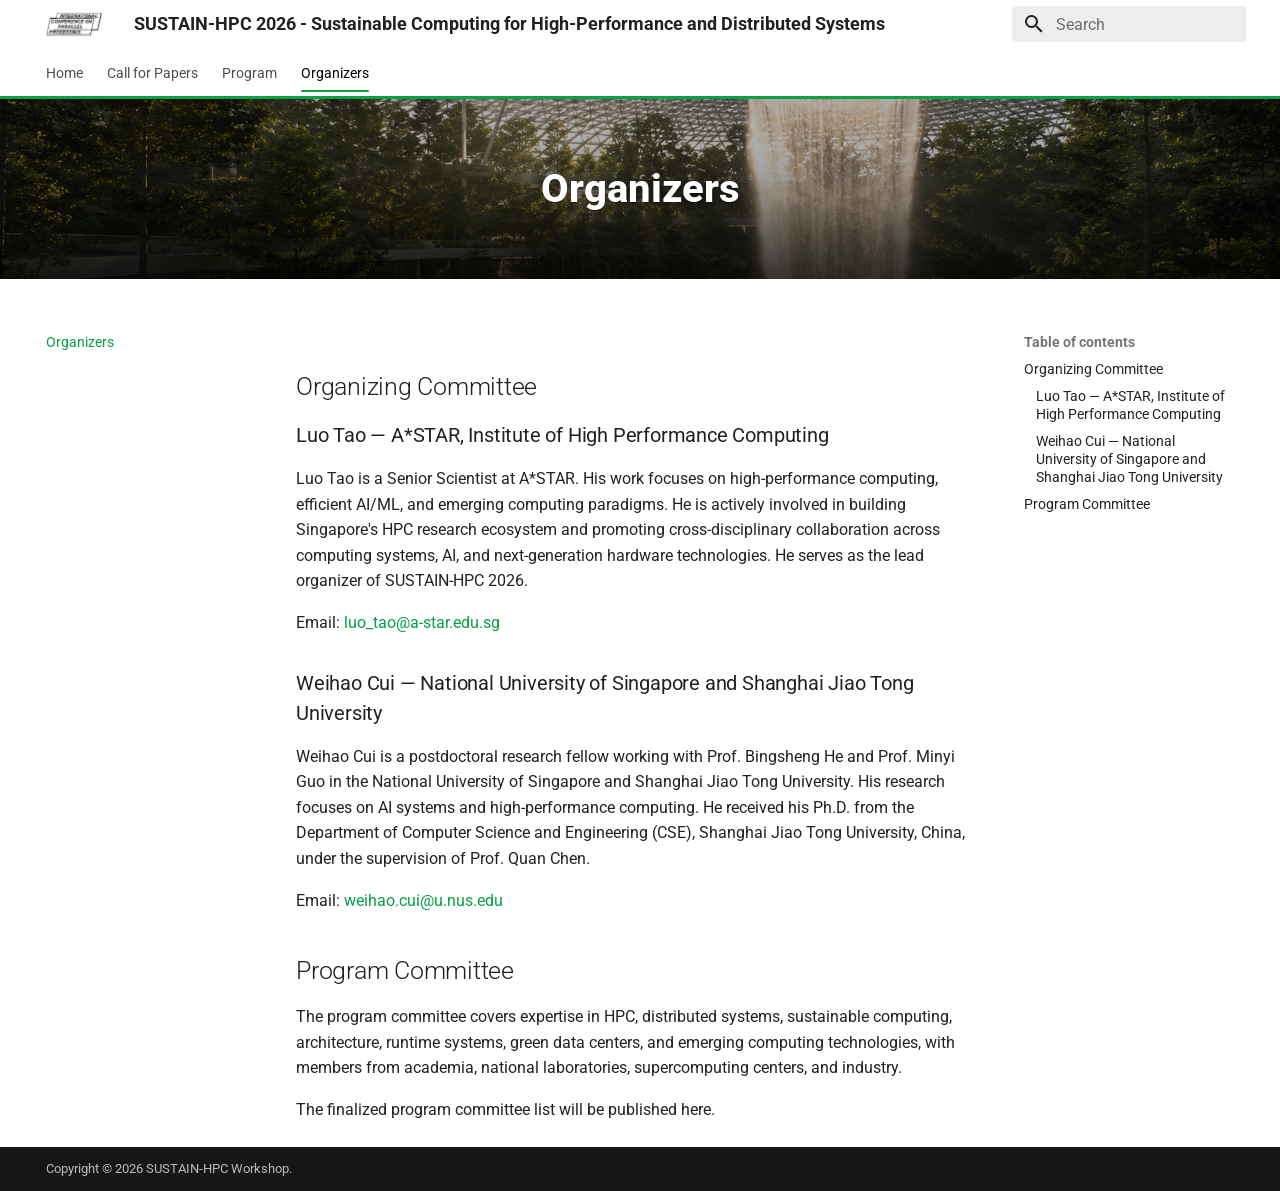
<file: organizers/index.html>
<!doctype html>
<html lang="en" class="no-js">
  <head>
    
      <meta charset="utf-8">
      <meta name="viewport" content="width=device-width,initial-scale=1">
      
        <meta name="description" content="SUSTAIN-HPC 2026 - Workshop on Sustainable Computing for High-Performance and Distributed Systems, held in conjunction with ICPP 2026 in Singapore.">
      
      
        <meta name="author" content="SUSTAIN-HPC 2026 Organizers">
      
      
        <link rel="canonical" href="https://icpp2026.github.io/sustain-hpc-2026/organizers/">
      
      
        <link rel="prev" href="../program/">
      
      
      
      <link rel="icon" href="../assets/logo.ico">
      <meta name="generator" content="mkdocs-1.6.1, mkdocs-material-9.6.21">
    
    
      
        <title>Organizers - SUSTAIN-HPC 2026 - Sustainable Computing for High-Performance and Distributed Systems</title>
      
    
    
      <link rel="stylesheet" href="../assets/stylesheets/main.2a3383ac.min.css">
      
        
        <link rel="stylesheet" href="../assets/stylesheets/palette.06af60db.min.css">
      
      


    
    
      
    
    
      
        
        
        <link rel="preconnect" href="https://fonts.gstatic.com" crossorigin>
        <link rel="stylesheet" href="https://fonts.googleapis.com/css?family=Roboto:300,300i,400,400i,700,700i%7CRoboto+Mono:400,400i,700,700i&display=fallback">
        <style>:root{--md-text-font:"Roboto";--md-code-font:"Roboto Mono"}</style>
      
    
    
      <link rel="stylesheet" href="../assets/stylesheets/extra.css">
    
    <script>__md_scope=new URL("..",location),__md_hash=e=>[...e].reduce(((e,_)=>(e<<5)-e+_.charCodeAt(0)),0),__md_get=(e,_=localStorage,t=__md_scope)=>JSON.parse(_.getItem(t.pathname+"."+e)),__md_set=(e,_,t=localStorage,a=__md_scope)=>{try{t.setItem(a.pathname+"."+e,JSON.stringify(_))}catch(e){}}</script>
    
      

    
    
    
  
  
  <link rel="canonical" href="https://icpp2026.github.io/sustain-hpc-2026/organizers/" />

  
  <meta http-equiv="content-language" content="en" />
  <link rel="alternate" hreflang="en" href="https://icpp2026.github.io/sustain-hpc-2026/organizers/" />

  
  
    <meta name="description" content="SUSTAIN-HPC 2026 - Organizers. Workshop on Sustainable Computing for High-Performance and Distributed Systems, held with ICPP 2026 in Singapore." />
  
  <meta name="robots" content="index, follow, max-image-preview:large, max-snippet:-1, max-video-preview:-1" />

  
  <meta property="og:type" content="website" />
  <meta property="og:url" content="https://icpp2026.github.io/sustain-hpc-2026/organizers/" />
  <meta property="og:title" content="Organizers - SUSTAIN-HPC 2026" />
  <meta property="og:description" content="SUSTAIN-HPC 2026 - Organizers" />
  <meta property="og:image" content="https://icpp2026.github.io/sustain-hpc-2026/assets/logo.png" />
  <meta property="og:site_name" content="SUSTAIN-HPC 2026" />

  
  <meta name="twitter:card" content="summary" />
  <meta name="twitter:url" content="https://icpp2026.github.io/sustain-hpc-2026/organizers/" />
  <meta name="twitter:title" content="Organizers - SUSTAIN-HPC 2026" />
  <meta name="twitter:description" content="SUSTAIN-HPC 2026 - Organizers" />
  <meta name="twitter:image" content="https://icpp2026.github.io/sustain-hpc-2026/assets/logo.png" />

  </head>
  
  
    
    
    
    
    
    <body dir="ltr" data-md-color-scheme="default" data-md-color-primary="white" data-md-color-accent="custom">
  
    
    <input class="md-toggle" data-md-toggle="drawer" type="checkbox" id="__drawer" autocomplete="off">
    <input class="md-toggle" data-md-toggle="search" type="checkbox" id="__search" autocomplete="off">
    <label class="md-overlay" for="__drawer"></label>
    <div data-md-component="skip">
      
        
        <a href="#organizing-committee" class="md-skip">
          Skip to content
        </a>
      
    </div>
    <div data-md-component="announce">
      
    </div>
    
    
      

  

<header class="md-header md-header--shadow md-header--lifted" data-md-component="header">
  <nav class="md-header__inner md-grid" aria-label="Header">
    <a href=".." title="SUSTAIN-HPC 2026 - Sustainable Computing for High-Performance and Distributed Systems" class="md-header__button md-logo" aria-label="SUSTAIN-HPC 2026 - Sustainable Computing for High-Performance and Distributed Systems" data-md-component="logo">
      
  <img src="../assets/logo.png" alt="logo">

    </a>
    <label class="md-header__button md-icon" for="__drawer">
      
      <svg xmlns="http://www.w3.org/2000/svg" viewBox="0 0 24 24"><path d="M3 6h18v2H3zm0 5h18v2H3zm0 5h18v2H3z"/></svg>
    </label>
    <div class="md-header__title" data-md-component="header-title">
      <div class="md-header__ellipsis">
        <div class="md-header__topic">
          <span class="md-ellipsis">
            <span class="site-name__brand">SUSTAIN-HPC 2026</span> - Sustainable Computing for High-Performance and Distributed Systems
          </span>
        </div>
        <div class="md-header__topic" data-md-component="header-topic">
          <span class="md-ellipsis">
            
              Organizers
            
          </span>
        </div>
      </div>
    </div>
    
      
    
    
    
    
      
      
        <label class="md-header__button md-icon" for="__search">
          
          <svg xmlns="http://www.w3.org/2000/svg" viewBox="0 0 24 24"><path d="M9.5 3A6.5 6.5 0 0 1 16 9.5c0 1.61-.59 3.09-1.56 4.23l.27.27h.79l5 5-1.5 1.5-5-5v-.79l-.27-.27A6.52 6.52 0 0 1 9.5 16 6.5 6.5 0 0 1 3 9.5 6.5 6.5 0 0 1 9.5 3m0 2C7 5 5 7 5 9.5S7 14 9.5 14 14 12 14 9.5 12 5 9.5 5"/></svg>
        </label>
        <div class="md-search" data-md-component="search" role="dialog">
  <label class="md-search__overlay" for="__search"></label>
  <div class="md-search__inner" role="search">
    <form class="md-search__form" name="search">
      <input type="text" class="md-search__input" name="query" aria-label="Search" placeholder="Search" autocapitalize="off" autocorrect="off" autocomplete="off" spellcheck="false" data-md-component="search-query" required>
      <label class="md-search__icon md-icon" for="__search">
        
        <svg xmlns="http://www.w3.org/2000/svg" viewBox="0 0 24 24"><path d="M9.5 3A6.5 6.5 0 0 1 16 9.5c0 1.61-.59 3.09-1.56 4.23l.27.27h.79l5 5-1.5 1.5-5-5v-.79l-.27-.27A6.52 6.52 0 0 1 9.5 16 6.5 6.5 0 0 1 3 9.5 6.5 6.5 0 0 1 9.5 3m0 2C7 5 5 7 5 9.5S7 14 9.5 14 14 12 14 9.5 12 5 9.5 5"/></svg>
        
        <svg xmlns="http://www.w3.org/2000/svg" viewBox="0 0 24 24"><path d="M20 11v2H8l5.5 5.5-1.42 1.42L4.16 12l7.92-7.92L13.5 5.5 8 11z"/></svg>
      </label>
      <nav class="md-search__options" aria-label="Search">
        
        <button type="reset" class="md-search__icon md-icon" title="Clear" aria-label="Clear" tabindex="-1">
          
          <svg xmlns="http://www.w3.org/2000/svg" viewBox="0 0 24 24"><path d="M19 6.41 17.59 5 12 10.59 6.41 5 5 6.41 10.59 12 5 17.59 6.41 19 12 13.41 17.59 19 19 17.59 13.41 12z"/></svg>
        </button>
      </nav>
      
        <div class="md-search__suggest" data-md-component="search-suggest"></div>
      
    </form>
    <div class="md-search__output">
      <div class="md-search__scrollwrap" tabindex="0" data-md-scrollfix>
        <div class="md-search-result" data-md-component="search-result">
          <div class="md-search-result__meta">
            Initializing search
          </div>
          <ol class="md-search-result__list" role="presentation"></ol>
        </div>
      </div>
    </div>
  </div>
</div>
      
    
    
  </nav>
  
    
      
<nav class="md-tabs" aria-label="Tabs" data-md-component="tabs">
  <div class="md-grid">
    <ul class="md-tabs__list">
      
        
  
  
  
  
    <li class="md-tabs__item">
      <a href=".." class="md-tabs__link">
        
  
  
    
  
  Home

      </a>
    </li>
  

      
        
  
  
  
  
    <li class="md-tabs__item">
      <a href="../call-for-papers/" class="md-tabs__link">
        
  
  
    
  
  Call for Papers

      </a>
    </li>
  

      
        
  
  
  
  
    <li class="md-tabs__item">
      <a href="../program/" class="md-tabs__link">
        
  
  
    
  
  Program

      </a>
    </li>
  

      
        
  
  
  
    
  
  
    <li class="md-tabs__item md-tabs__item--active">
      <a href="./" class="md-tabs__link">
        
  
  
    
  
  Organizers

      </a>
    </li>
  

      
    </ul>
  </div>
</nav>
    
  
</header>
    
    <div class="md-container" data-md-component="container">
      
      
  
        
      
  <style>
    .md-tabs {
      color: black;
      background-color: initial;
      border-bottom: none !important;
    }
  </style>
  <section class="hero__small">
    <img class="hero__image__small" src="../assets/imgs/hero1.png" alt="SUSTAIN-HPC 2026 hero image" />
    <div class="hero__overlay__small">
        
            <p class="hero__title__small">Organizers</p>
        
    </div>
  </section>

      <main class="md-main" data-md-component="main">
        <div class="md-main__inner md-grid">
          
            
              
              <div class="md-sidebar md-sidebar--primary" data-md-component="sidebar" data-md-type="navigation" >
                <div class="md-sidebar__scrollwrap">
                  <div class="md-sidebar__inner">
                    


  


<nav class="md-nav md-nav--primary md-nav--lifted" aria-label="Navigation" data-md-level="0">
  <label class="md-nav__title" for="__drawer">
    <a href=".." title="SUSTAIN-HPC 2026 - Sustainable Computing for High-Performance and Distributed Systems" class="md-nav__button md-logo" aria-label="SUSTAIN-HPC 2026 - Sustainable Computing for High-Performance and Distributed Systems" data-md-component="logo">
      
  <img src="../assets/logo.png" alt="logo">

    </a>
    SUSTAIN-HPC 2026 - Sustainable Computing for High-Performance and Distributed Systems
  </label>
  
  <ul class="md-nav__list" data-md-scrollfix>
    
      
      
  
  
  
  
    <li class="md-nav__item">
      <a href=".." class="md-nav__link">
        
  
  
  <span class="md-ellipsis">
    Home
    
  </span>
  

      </a>
    </li>
  

    
      
      
  
  
  
  
    <li class="md-nav__item">
      <a href="../call-for-papers/" class="md-nav__link">
        
  
  
  <span class="md-ellipsis">
    Call for Papers
    
  </span>
  

      </a>
    </li>
  

    
      
      
  
  
  
  
    <li class="md-nav__item">
      <a href="../program/" class="md-nav__link">
        
  
  
  <span class="md-ellipsis">
    Program
    
  </span>
  

      </a>
    </li>
  

    
      
      
  
  
    
  
  
  
    <li class="md-nav__item md-nav__item--active">
      
      <input class="md-nav__toggle md-toggle" type="checkbox" id="__toc">
      
      
      
        <label class="md-nav__link md-nav__link--active" for="__toc">
          
  
  
  <span class="md-ellipsis">
    Organizers
    
  </span>
  

          <span class="md-nav__icon md-icon"></span>
        </label>
      
      <a href="./" class="md-nav__link md-nav__link--active">
        
  
  
  <span class="md-ellipsis">
    Organizers
    
  </span>
  

      </a>
      
        

<nav class="md-nav md-nav--secondary" aria-label="Table of contents">
  
  
  
  
    <label class="md-nav__title" for="__toc">
      <span class="md-nav__icon md-icon"></span>
      Table of contents
    </label>
    <ul class="md-nav__list" data-md-component="toc" data-md-scrollfix>
      
        <li class="md-nav__item">
  <a href="#organizing-committee" class="md-nav__link">
    <span class="md-ellipsis">
      Organizing Committee
    </span>
  </a>
  
    <nav class="md-nav" aria-label="Organizing Committee">
      <ul class="md-nav__list">
        
          <li class="md-nav__item">
  <a href="#luo-tao-astar-institute-of-high-performance-computing" class="md-nav__link">
    <span class="md-ellipsis">
      Luo Tao — A*STAR, Institute of High Performance Computing
    </span>
  </a>
  
</li>
        
          <li class="md-nav__item">
  <a href="#weihao-cui-national-university-of-singapore-and-shanghai-jiao-tong-university" class="md-nav__link">
    <span class="md-ellipsis">
      Weihao Cui — National University of Singapore and Shanghai Jiao Tong University
    </span>
  </a>
  
</li>
        
      </ul>
    </nav>
  
</li>
      
        <li class="md-nav__item">
  <a href="#program-committee" class="md-nav__link">
    <span class="md-ellipsis">
      Program Committee
    </span>
  </a>
  
</li>
      
    </ul>
  
</nav>
      
    </li>
  

    
  </ul>
</nav>
                  </div>
                </div>
              </div>
            
            
              
              <div class="md-sidebar md-sidebar--secondary" data-md-component="sidebar" data-md-type="toc" >
                <div class="md-sidebar__scrollwrap">
                  <div class="md-sidebar__inner">
                    

<nav class="md-nav md-nav--secondary" aria-label="Table of contents">
  
  
  
  
    <label class="md-nav__title" for="__toc">
      <span class="md-nav__icon md-icon"></span>
      Table of contents
    </label>
    <ul class="md-nav__list" data-md-component="toc" data-md-scrollfix>
      
        <li class="md-nav__item">
  <a href="#organizing-committee" class="md-nav__link">
    <span class="md-ellipsis">
      Organizing Committee
    </span>
  </a>
  
    <nav class="md-nav" aria-label="Organizing Committee">
      <ul class="md-nav__list">
        
          <li class="md-nav__item">
  <a href="#luo-tao-astar-institute-of-high-performance-computing" class="md-nav__link">
    <span class="md-ellipsis">
      Luo Tao — A*STAR, Institute of High Performance Computing
    </span>
  </a>
  
</li>
        
          <li class="md-nav__item">
  <a href="#weihao-cui-national-university-of-singapore-and-shanghai-jiao-tong-university" class="md-nav__link">
    <span class="md-ellipsis">
      Weihao Cui — National University of Singapore and Shanghai Jiao Tong University
    </span>
  </a>
  
</li>
        
      </ul>
    </nav>
  
</li>
      
        <li class="md-nav__item">
  <a href="#program-committee" class="md-nav__link">
    <span class="md-ellipsis">
      Program Committee
    </span>
  </a>
  
</li>
      
    </ul>
  
</nav>
                  </div>
                </div>
              </div>
            
          
          
            <div class="md-content" data-md-component="content">
              <article class="md-content__inner md-typeset">
                
                  



  <h1>Organizers</h1>

<h2 id="organizing-committee">Organizing Committee</h2>
<h3 id="luo-tao-astar-institute-of-high-performance-computing">Luo Tao — A*STAR, Institute of High Performance Computing</h3>
<p>Luo Tao is a Senior Scientist at A*STAR. His work focuses on high-performance computing, efficient AI/ML, and emerging computing paradigms. He is actively involved in building Singapore's HPC research ecosystem and promoting cross-disciplinary collaboration across computing systems, AI, and next-generation hardware technologies. He serves as the lead organizer of SUSTAIN-HPC 2026.</p>
<p>Email: <a href="mailto:luo_tao@a-star.edu.sg">luo_tao@a-star.edu.sg</a></p>
<h3 id="weihao-cui-national-university-of-singapore-and-shanghai-jiao-tong-university">Weihao Cui — National University of Singapore and Shanghai Jiao Tong University</h3>
<p>Weihao Cui is a postdoctoral research fellow working with Prof. Bingsheng He and Prof. Minyi Guo in the National University of Singapore and Shanghai Jiao Tong University. His research focuses on AI systems and high-performance computing. He received his Ph.D. from the Department of Computer Science and Engineering (CSE), Shanghai Jiao Tong University, China, under the supervision of Prof. Quan Chen.</p>
<p>Email: <a href="mailto:weihao.cui@u.nus.edu">weihao.cui@u.nus.edu</a></p>
<h2 id="program-committee">Program Committee</h2>
<p>The program committee covers expertise in HPC, distributed systems, sustainable computing, architecture, runtime systems, green data centers, and emerging computing technologies, with members from academia, national laboratories, supercomputing centers, and industry.</p>
<p>The finalized program committee list will be published here.</p>












                
              </article>
            </div>
          
          
<script>var target=document.getElementById(location.hash.slice(1));target&&target.name&&(target.checked=target.name.startsWith("__tabbed_"))</script>
        </div>
        
          <button type="button" class="md-top md-icon" data-md-component="top" hidden>
  
  <svg xmlns="http://www.w3.org/2000/svg" viewBox="0 0 24 24"><path d="M13 20h-2V8l-5.5 5.5-1.42-1.42L12 4.16l7.92 7.92-1.42 1.42L13 8z"/></svg>
  Back to top
</button>
        
      </main>
      
        <footer class="md-footer">
  
  <div class="md-footer-meta md-typeset">
    <div class="md-footer-meta__inner md-grid">
      <div class="md-copyright">
  
    <div class="md-copyright__highlight">
      Copyright &copy; 2026 SUSTAIN-HPC Workshop.
    </div>
  
  
</div>
      
    </div>
  </div>
</footer>
      
    </div>
    <div class="md-dialog" data-md-component="dialog">
      <div class="md-dialog__inner md-typeset"></div>
    </div>
    
      <div class="md-progress" data-md-component="progress" role="progressbar"></div>
    
    
    
      
      <script id="__config" type="application/json">{"base": "..", "features": ["navigation.tabs", "navigation.sections", "navigation.expand", "navigation.path", "navigation.prune", "navigation.indexes", "navigation.tabs.sticky", "navigation.top", "navigation.instant", "navigation.instant.prefetch", "navigation.instant.progress", "search.suggest"], "search": "../assets/javascripts/workers/search.973d3a69.min.js", "tags": null, "translations": {"clipboard.copied": "Copied to clipboard", "clipboard.copy": "Copy to clipboard", "search.result.more.one": "1 more on this page", "search.result.more.other": "# more on this page", "search.result.none": "No matching documents", "search.result.one": "1 matching document", "search.result.other": "# matching documents", "search.result.placeholder": "Type to start searching", "search.result.term.missing": "Missing", "select.version": "Select version"}, "version": null}</script>
    
    
      <script src="../assets/javascripts/bundle.f55a23d4.min.js"></script>
      
    
  </body>
</html>
</file>
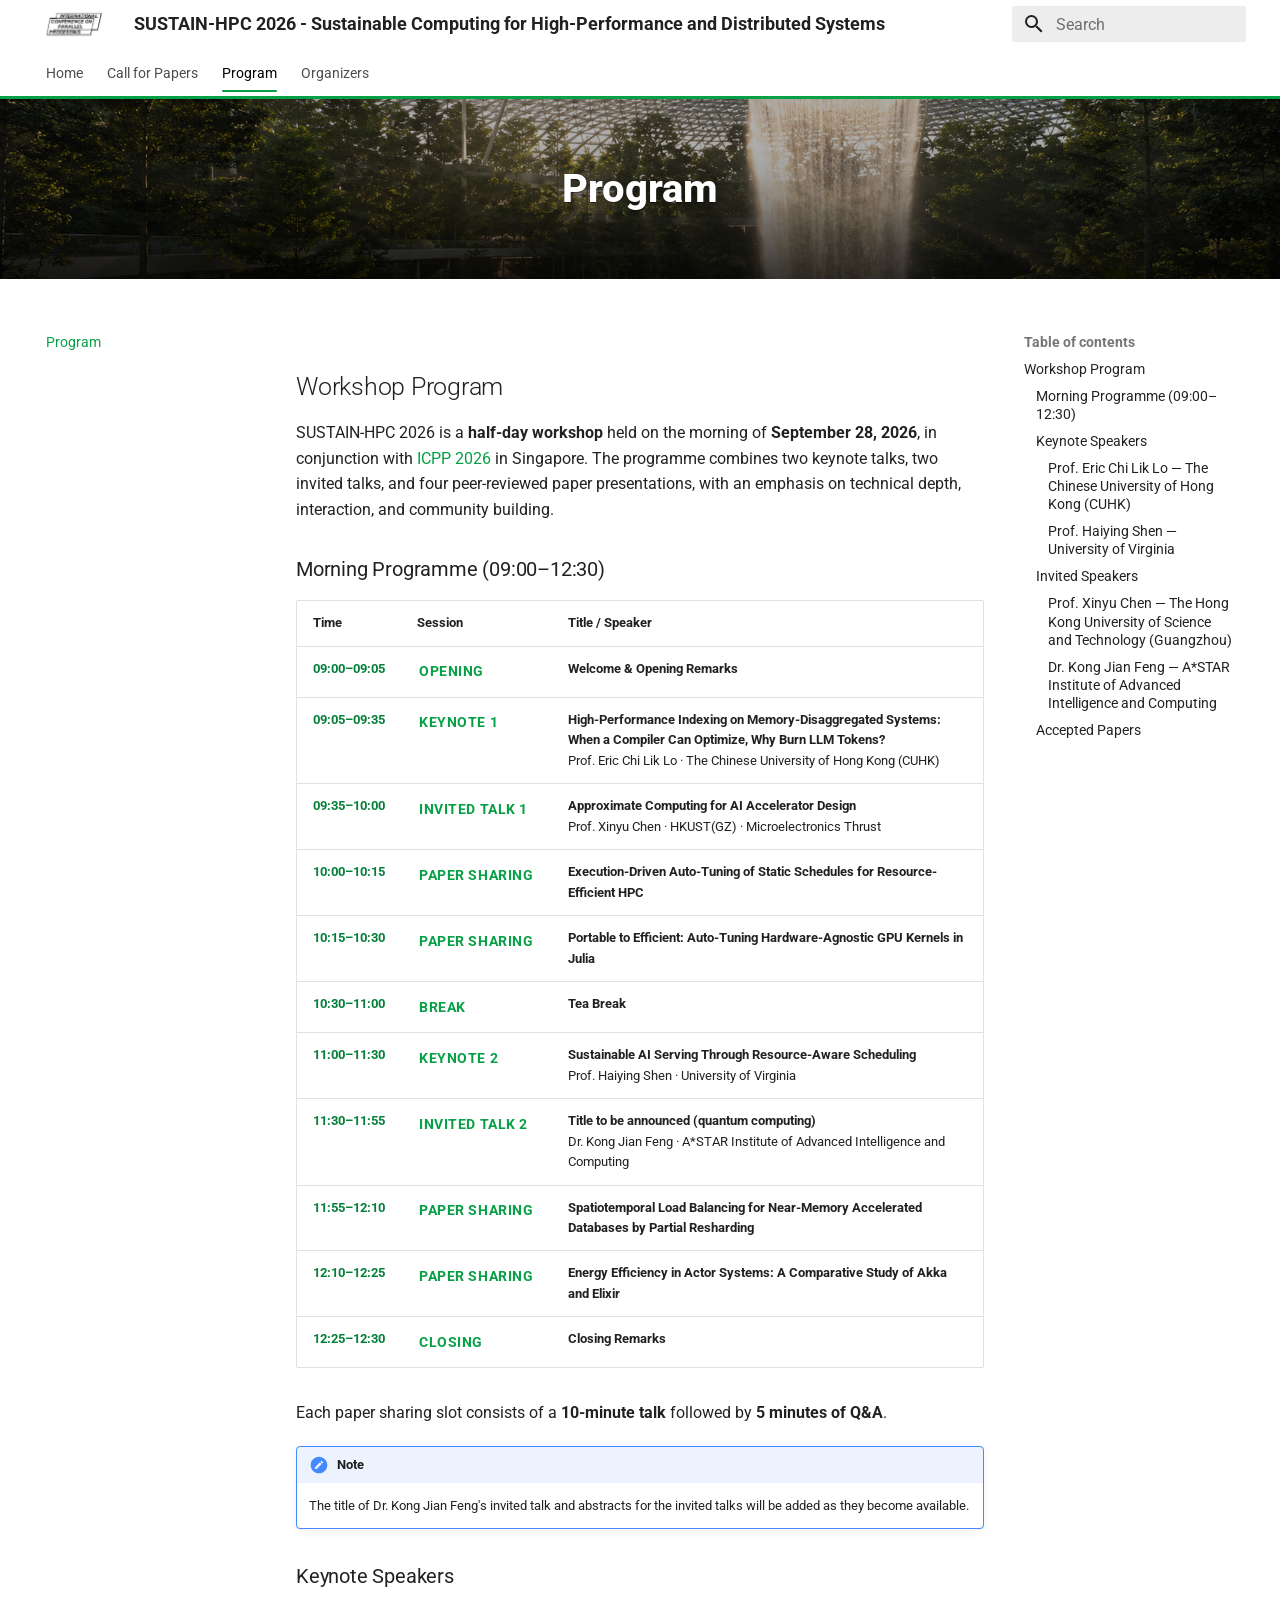
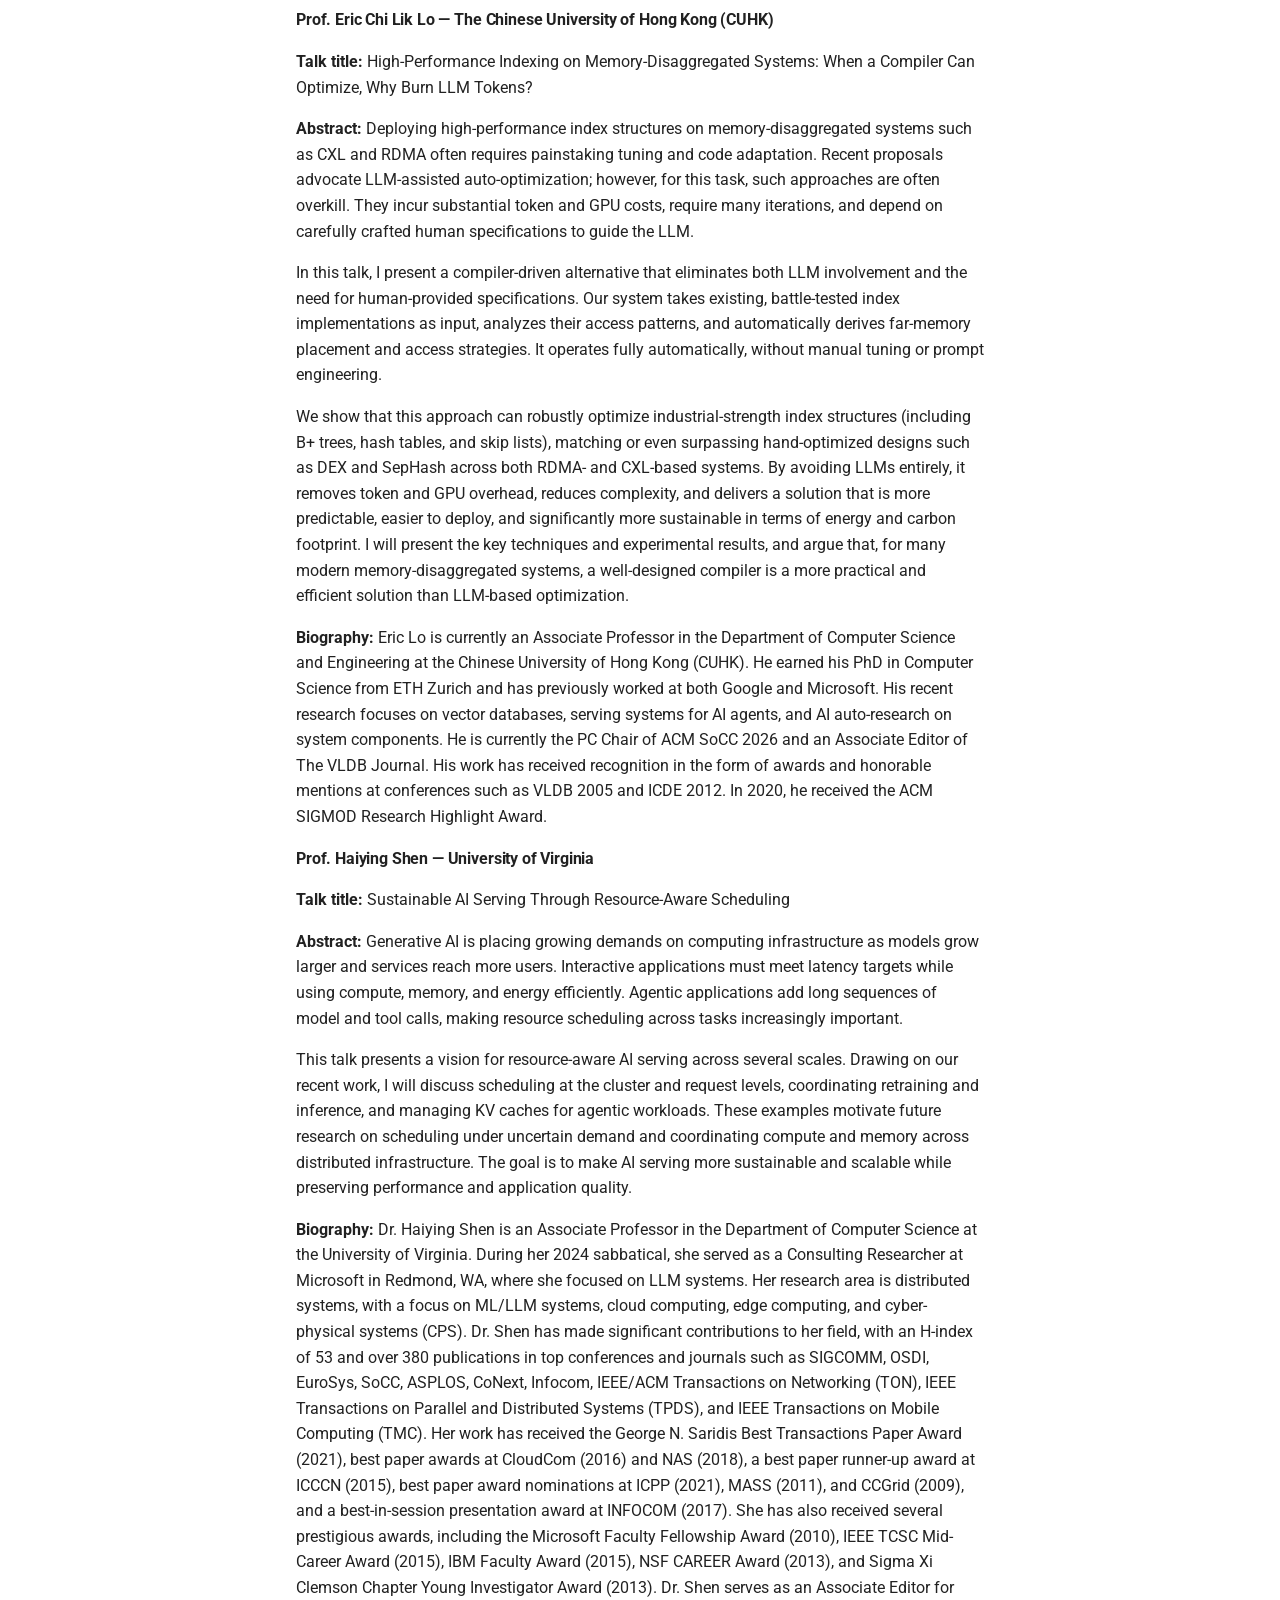
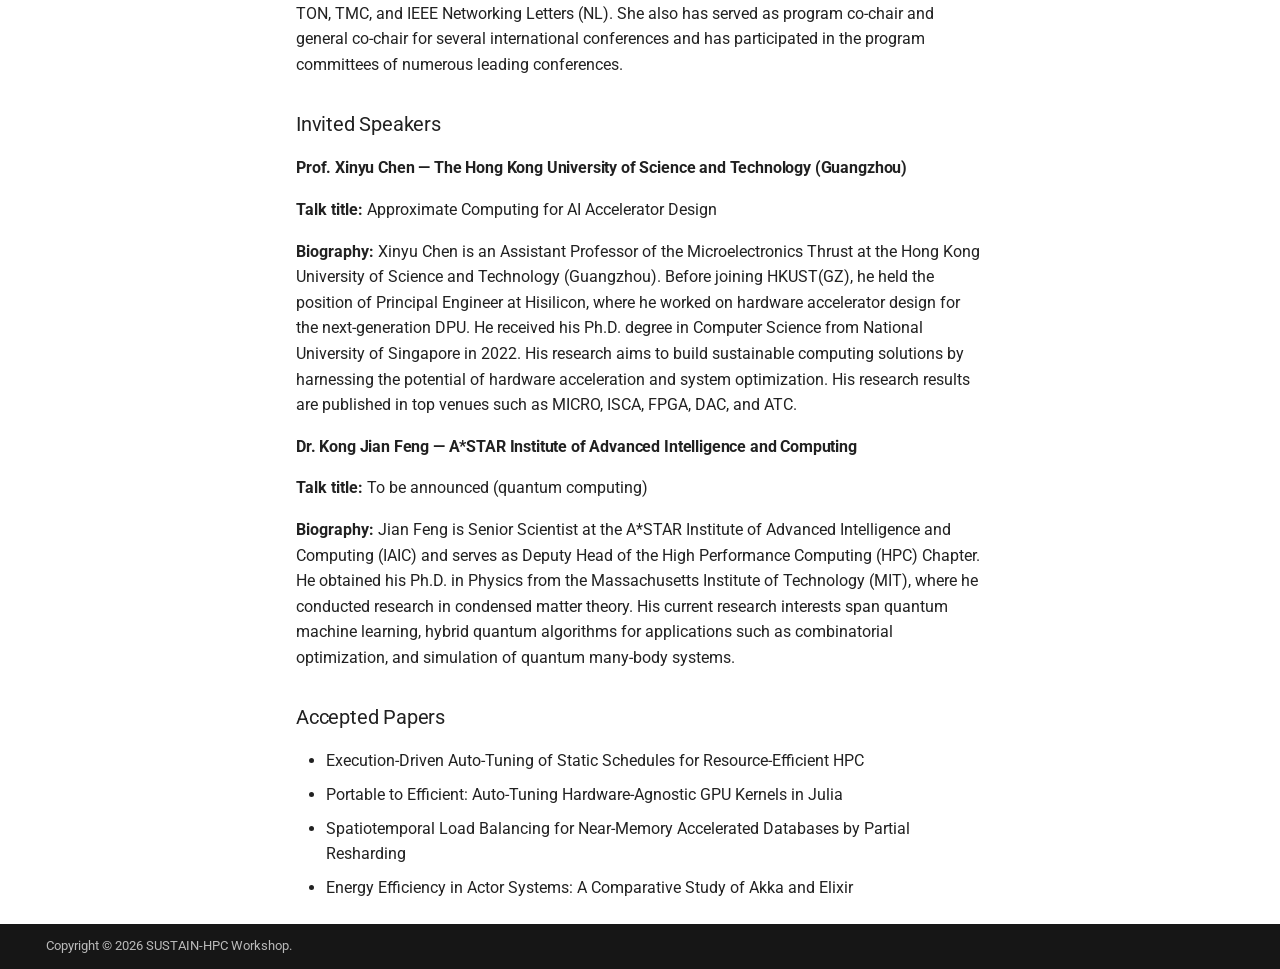
<file: program/index.html>
<!doctype html>
<html lang="en" class="no-js">
  <head>
    
      <meta charset="utf-8">
      <meta name="viewport" content="width=device-width,initial-scale=1">
      
        <meta name="description" content="SUSTAIN-HPC 2026 - Workshop on Sustainable Computing for High-Performance and Distributed Systems, held in conjunction with ICPP 2026 in Singapore.">
      
      
        <meta name="author" content="SUSTAIN-HPC 2026 Organizers">
      
      
        <link rel="canonical" href="https://icpp2026.github.io/sustain-hpc-2026/program/">
      
      
        <link rel="prev" href="../call-for-papers/">
      
      
        <link rel="next" href="../organizers/">
      
      
      <link rel="icon" href="../assets/logo.ico">
      <meta name="generator" content="mkdocs-1.6.1, mkdocs-material-9.6.21">
    
    
      
        <title>Program - SUSTAIN-HPC 2026 - Sustainable Computing for High-Performance and Distributed Systems</title>
      
    
    
      <link rel="stylesheet" href="../assets/stylesheets/main.2a3383ac.min.css">
      
        
        <link rel="stylesheet" href="../assets/stylesheets/palette.06af60db.min.css">
      
      


    
    
      
    
    
      
        
        
        <link rel="preconnect" href="https://fonts.gstatic.com" crossorigin>
        <link rel="stylesheet" href="https://fonts.googleapis.com/css?family=Roboto:300,300i,400,400i,700,700i%7CRoboto+Mono:400,400i,700,700i&display=fallback">
        <style>:root{--md-text-font:"Roboto";--md-code-font:"Roboto Mono"}</style>
      
    
    
      <link rel="stylesheet" href="../assets/stylesheets/extra.css">
    
    <script>__md_scope=new URL("..",location),__md_hash=e=>[...e].reduce(((e,_)=>(e<<5)-e+_.charCodeAt(0)),0),__md_get=(e,_=localStorage,t=__md_scope)=>JSON.parse(_.getItem(t.pathname+"."+e)),__md_set=(e,_,t=localStorage,a=__md_scope)=>{try{t.setItem(a.pathname+"."+e,JSON.stringify(_))}catch(e){}}</script>
    
      

    
    
    
  
  
  <link rel="canonical" href="https://icpp2026.github.io/sustain-hpc-2026/program/" />

  
  <meta http-equiv="content-language" content="en" />
  <link rel="alternate" hreflang="en" href="https://icpp2026.github.io/sustain-hpc-2026/program/" />

  
  
    <meta name="description" content="SUSTAIN-HPC 2026 - Program. Workshop on Sustainable Computing for High-Performance and Distributed Systems, held with ICPP 2026 in Singapore." />
  
  <meta name="robots" content="index, follow, max-image-preview:large, max-snippet:-1, max-video-preview:-1" />

  
  <meta property="og:type" content="website" />
  <meta property="og:url" content="https://icpp2026.github.io/sustain-hpc-2026/program/" />
  <meta property="og:title" content="Program - SUSTAIN-HPC 2026" />
  <meta property="og:description" content="SUSTAIN-HPC 2026 - Program" />
  <meta property="og:image" content="https://icpp2026.github.io/sustain-hpc-2026/assets/logo.png" />
  <meta property="og:site_name" content="SUSTAIN-HPC 2026" />

  
  <meta name="twitter:card" content="summary" />
  <meta name="twitter:url" content="https://icpp2026.github.io/sustain-hpc-2026/program/" />
  <meta name="twitter:title" content="Program - SUSTAIN-HPC 2026" />
  <meta name="twitter:description" content="SUSTAIN-HPC 2026 - Program" />
  <meta name="twitter:image" content="https://icpp2026.github.io/sustain-hpc-2026/assets/logo.png" />

  </head>
  
  
    
    
    
    
    
    <body dir="ltr" data-md-color-scheme="default" data-md-color-primary="white" data-md-color-accent="custom">
  
    
    <input class="md-toggle" data-md-toggle="drawer" type="checkbox" id="__drawer" autocomplete="off">
    <input class="md-toggle" data-md-toggle="search" type="checkbox" id="__search" autocomplete="off">
    <label class="md-overlay" for="__drawer"></label>
    <div data-md-component="skip">
      
        
        <a href="#workshop-program" class="md-skip">
          Skip to content
        </a>
      
    </div>
    <div data-md-component="announce">
      
    </div>
    
    
      

  

<header class="md-header md-header--shadow md-header--lifted" data-md-component="header">
  <nav class="md-header__inner md-grid" aria-label="Header">
    <a href=".." title="SUSTAIN-HPC 2026 - Sustainable Computing for High-Performance and Distributed Systems" class="md-header__button md-logo" aria-label="SUSTAIN-HPC 2026 - Sustainable Computing for High-Performance and Distributed Systems" data-md-component="logo">
      
  <img src="../assets/logo.png" alt="logo">

    </a>
    <label class="md-header__button md-icon" for="__drawer">
      
      <svg xmlns="http://www.w3.org/2000/svg" viewBox="0 0 24 24"><path d="M3 6h18v2H3zm0 5h18v2H3zm0 5h18v2H3z"/></svg>
    </label>
    <div class="md-header__title" data-md-component="header-title">
      <div class="md-header__ellipsis">
        <div class="md-header__topic">
          <span class="md-ellipsis">
            <span class="site-name__brand">SUSTAIN-HPC 2026</span> - Sustainable Computing for High-Performance and Distributed Systems
          </span>
        </div>
        <div class="md-header__topic" data-md-component="header-topic">
          <span class="md-ellipsis">
            
              Program
            
          </span>
        </div>
      </div>
    </div>
    
      
    
    
    
    
      
      
        <label class="md-header__button md-icon" for="__search">
          
          <svg xmlns="http://www.w3.org/2000/svg" viewBox="0 0 24 24"><path d="M9.5 3A6.5 6.5 0 0 1 16 9.5c0 1.61-.59 3.09-1.56 4.23l.27.27h.79l5 5-1.5 1.5-5-5v-.79l-.27-.27A6.52 6.52 0 0 1 9.5 16 6.5 6.5 0 0 1 3 9.5 6.5 6.5 0 0 1 9.5 3m0 2C7 5 5 7 5 9.5S7 14 9.5 14 14 12 14 9.5 12 5 9.5 5"/></svg>
        </label>
        <div class="md-search" data-md-component="search" role="dialog">
  <label class="md-search__overlay" for="__search"></label>
  <div class="md-search__inner" role="search">
    <form class="md-search__form" name="search">
      <input type="text" class="md-search__input" name="query" aria-label="Search" placeholder="Search" autocapitalize="off" autocorrect="off" autocomplete="off" spellcheck="false" data-md-component="search-query" required>
      <label class="md-search__icon md-icon" for="__search">
        
        <svg xmlns="http://www.w3.org/2000/svg" viewBox="0 0 24 24"><path d="M9.5 3A6.5 6.5 0 0 1 16 9.5c0 1.61-.59 3.09-1.56 4.23l.27.27h.79l5 5-1.5 1.5-5-5v-.79l-.27-.27A6.52 6.52 0 0 1 9.5 16 6.5 6.5 0 0 1 3 9.5 6.5 6.5 0 0 1 9.5 3m0 2C7 5 5 7 5 9.5S7 14 9.5 14 14 12 14 9.5 12 5 9.5 5"/></svg>
        
        <svg xmlns="http://www.w3.org/2000/svg" viewBox="0 0 24 24"><path d="M20 11v2H8l5.5 5.5-1.42 1.42L4.16 12l7.92-7.92L13.5 5.5 8 11z"/></svg>
      </label>
      <nav class="md-search__options" aria-label="Search">
        
        <button type="reset" class="md-search__icon md-icon" title="Clear" aria-label="Clear" tabindex="-1">
          
          <svg xmlns="http://www.w3.org/2000/svg" viewBox="0 0 24 24"><path d="M19 6.41 17.59 5 12 10.59 6.41 5 5 6.41 10.59 12 5 17.59 6.41 19 12 13.41 17.59 19 19 17.59 13.41 12z"/></svg>
        </button>
      </nav>
      
        <div class="md-search__suggest" data-md-component="search-suggest"></div>
      
    </form>
    <div class="md-search__output">
      <div class="md-search__scrollwrap" tabindex="0" data-md-scrollfix>
        <div class="md-search-result" data-md-component="search-result">
          <div class="md-search-result__meta">
            Initializing search
          </div>
          <ol class="md-search-result__list" role="presentation"></ol>
        </div>
      </div>
    </div>
  </div>
</div>
      
    
    
  </nav>
  
    
      
<nav class="md-tabs" aria-label="Tabs" data-md-component="tabs">
  <div class="md-grid">
    <ul class="md-tabs__list">
      
        
  
  
  
  
    <li class="md-tabs__item">
      <a href=".." class="md-tabs__link">
        
  
  
    
  
  Home

      </a>
    </li>
  

      
        
  
  
  
  
    <li class="md-tabs__item">
      <a href="../call-for-papers/" class="md-tabs__link">
        
  
  
    
  
  Call for Papers

      </a>
    </li>
  

      
        
  
  
  
    
  
  
    <li class="md-tabs__item md-tabs__item--active">
      <a href="./" class="md-tabs__link">
        
  
  
    
  
  Program

      </a>
    </li>
  

      
        
  
  
  
  
    <li class="md-tabs__item">
      <a href="../organizers/" class="md-tabs__link">
        
  
  
    
  
  Organizers

      </a>
    </li>
  

      
    </ul>
  </div>
</nav>
    
  
</header>
    
    <div class="md-container" data-md-component="container">
      
      
  
        
      
  <style>
    .md-tabs {
      color: black;
      background-color: initial;
      border-bottom: none !important;
    }
  </style>
  <section class="hero__small">
    <img class="hero__image__small" src="../assets/imgs/hero1.png" alt="SUSTAIN-HPC 2026 hero image" />
    <div class="hero__overlay__small">
        
            <p class="hero__title__small">Program</p>
        
    </div>
  </section>

      <main class="md-main" data-md-component="main">
        <div class="md-main__inner md-grid">
          
            
              
              <div class="md-sidebar md-sidebar--primary" data-md-component="sidebar" data-md-type="navigation" >
                <div class="md-sidebar__scrollwrap">
                  <div class="md-sidebar__inner">
                    


  


<nav class="md-nav md-nav--primary md-nav--lifted" aria-label="Navigation" data-md-level="0">
  <label class="md-nav__title" for="__drawer">
    <a href=".." title="SUSTAIN-HPC 2026 - Sustainable Computing for High-Performance and Distributed Systems" class="md-nav__button md-logo" aria-label="SUSTAIN-HPC 2026 - Sustainable Computing for High-Performance and Distributed Systems" data-md-component="logo">
      
  <img src="../assets/logo.png" alt="logo">

    </a>
    SUSTAIN-HPC 2026 - Sustainable Computing for High-Performance and Distributed Systems
  </label>
  
  <ul class="md-nav__list" data-md-scrollfix>
    
      
      
  
  
  
  
    <li class="md-nav__item">
      <a href=".." class="md-nav__link">
        
  
  
  <span class="md-ellipsis">
    Home
    
  </span>
  

      </a>
    </li>
  

    
      
      
  
  
  
  
    <li class="md-nav__item">
      <a href="../call-for-papers/" class="md-nav__link">
        
  
  
  <span class="md-ellipsis">
    Call for Papers
    
  </span>
  

      </a>
    </li>
  

    
      
      
  
  
    
  
  
  
    <li class="md-nav__item md-nav__item--active">
      
      <input class="md-nav__toggle md-toggle" type="checkbox" id="__toc">
      
      
      
        <label class="md-nav__link md-nav__link--active" for="__toc">
          
  
  
  <span class="md-ellipsis">
    Program
    
  </span>
  

          <span class="md-nav__icon md-icon"></span>
        </label>
      
      <a href="./" class="md-nav__link md-nav__link--active">
        
  
  
  <span class="md-ellipsis">
    Program
    
  </span>
  

      </a>
      
        

<nav class="md-nav md-nav--secondary" aria-label="Table of contents">
  
  
  
  
    <label class="md-nav__title" for="__toc">
      <span class="md-nav__icon md-icon"></span>
      Table of contents
    </label>
    <ul class="md-nav__list" data-md-component="toc" data-md-scrollfix>
      
        <li class="md-nav__item">
  <a href="#workshop-program" class="md-nav__link">
    <span class="md-ellipsis">
      Workshop Program
    </span>
  </a>
  
    <nav class="md-nav" aria-label="Workshop Program">
      <ul class="md-nav__list">
        
          <li class="md-nav__item">
  <a href="#morning-programme-09001230" class="md-nav__link">
    <span class="md-ellipsis">
      Morning Programme (09:00–12:30)
    </span>
  </a>
  
</li>
        
          <li class="md-nav__item">
  <a href="#keynote-speakers" class="md-nav__link">
    <span class="md-ellipsis">
      Keynote Speakers
    </span>
  </a>
  
    <nav class="md-nav" aria-label="Keynote Speakers">
      <ul class="md-nav__list">
        
          <li class="md-nav__item">
  <a href="#prof-eric-chi-lik-lo-the-chinese-university-of-hong-kong-cuhk" class="md-nav__link">
    <span class="md-ellipsis">
      Prof. Eric Chi Lik Lo — The Chinese University of Hong Kong (CUHK)
    </span>
  </a>
  
</li>
        
          <li class="md-nav__item">
  <a href="#prof-haiying-shen-university-of-virginia" class="md-nav__link">
    <span class="md-ellipsis">
      Prof. Haiying Shen — University of Virginia
    </span>
  </a>
  
</li>
        
      </ul>
    </nav>
  
</li>
        
          <li class="md-nav__item">
  <a href="#invited-speakers" class="md-nav__link">
    <span class="md-ellipsis">
      Invited Speakers
    </span>
  </a>
  
    <nav class="md-nav" aria-label="Invited Speakers">
      <ul class="md-nav__list">
        
          <li class="md-nav__item">
  <a href="#prof-xinyu-chen-the-hong-kong-university-of-science-and-technology-guangzhou" class="md-nav__link">
    <span class="md-ellipsis">
      Prof. Xinyu Chen — The Hong Kong University of Science and Technology (Guangzhou)
    </span>
  </a>
  
</li>
        
          <li class="md-nav__item">
  <a href="#dr-kong-jian-feng-astar-institute-of-advanced-intelligence-and-computing" class="md-nav__link">
    <span class="md-ellipsis">
      Dr. Kong Jian Feng — A*STAR Institute of Advanced Intelligence and Computing
    </span>
  </a>
  
</li>
        
      </ul>
    </nav>
  
</li>
        
          <li class="md-nav__item">
  <a href="#accepted-papers" class="md-nav__link">
    <span class="md-ellipsis">
      Accepted Papers
    </span>
  </a>
  
</li>
        
      </ul>
    </nav>
  
</li>
      
    </ul>
  
</nav>
      
    </li>
  

    
      
      
  
  
  
  
    <li class="md-nav__item">
      <a href="../organizers/" class="md-nav__link">
        
  
  
  <span class="md-ellipsis">
    Organizers
    
  </span>
  

      </a>
    </li>
  

    
  </ul>
</nav>
                  </div>
                </div>
              </div>
            
            
              
              <div class="md-sidebar md-sidebar--secondary" data-md-component="sidebar" data-md-type="toc" >
                <div class="md-sidebar__scrollwrap">
                  <div class="md-sidebar__inner">
                    

<nav class="md-nav md-nav--secondary" aria-label="Table of contents">
  
  
  
  
    <label class="md-nav__title" for="__toc">
      <span class="md-nav__icon md-icon"></span>
      Table of contents
    </label>
    <ul class="md-nav__list" data-md-component="toc" data-md-scrollfix>
      
        <li class="md-nav__item">
  <a href="#workshop-program" class="md-nav__link">
    <span class="md-ellipsis">
      Workshop Program
    </span>
  </a>
  
    <nav class="md-nav" aria-label="Workshop Program">
      <ul class="md-nav__list">
        
          <li class="md-nav__item">
  <a href="#morning-programme-09001230" class="md-nav__link">
    <span class="md-ellipsis">
      Morning Programme (09:00–12:30)
    </span>
  </a>
  
</li>
        
          <li class="md-nav__item">
  <a href="#keynote-speakers" class="md-nav__link">
    <span class="md-ellipsis">
      Keynote Speakers
    </span>
  </a>
  
    <nav class="md-nav" aria-label="Keynote Speakers">
      <ul class="md-nav__list">
        
          <li class="md-nav__item">
  <a href="#prof-eric-chi-lik-lo-the-chinese-university-of-hong-kong-cuhk" class="md-nav__link">
    <span class="md-ellipsis">
      Prof. Eric Chi Lik Lo — The Chinese University of Hong Kong (CUHK)
    </span>
  </a>
  
</li>
        
          <li class="md-nav__item">
  <a href="#prof-haiying-shen-university-of-virginia" class="md-nav__link">
    <span class="md-ellipsis">
      Prof. Haiying Shen — University of Virginia
    </span>
  </a>
  
</li>
        
      </ul>
    </nav>
  
</li>
        
          <li class="md-nav__item">
  <a href="#invited-speakers" class="md-nav__link">
    <span class="md-ellipsis">
      Invited Speakers
    </span>
  </a>
  
    <nav class="md-nav" aria-label="Invited Speakers">
      <ul class="md-nav__list">
        
          <li class="md-nav__item">
  <a href="#prof-xinyu-chen-the-hong-kong-university-of-science-and-technology-guangzhou" class="md-nav__link">
    <span class="md-ellipsis">
      Prof. Xinyu Chen — The Hong Kong University of Science and Technology (Guangzhou)
    </span>
  </a>
  
</li>
        
          <li class="md-nav__item">
  <a href="#dr-kong-jian-feng-astar-institute-of-advanced-intelligence-and-computing" class="md-nav__link">
    <span class="md-ellipsis">
      Dr. Kong Jian Feng — A*STAR Institute of Advanced Intelligence and Computing
    </span>
  </a>
  
</li>
        
      </ul>
    </nav>
  
</li>
        
          <li class="md-nav__item">
  <a href="#accepted-papers" class="md-nav__link">
    <span class="md-ellipsis">
      Accepted Papers
    </span>
  </a>
  
</li>
        
      </ul>
    </nav>
  
</li>
      
    </ul>
  
</nav>
                  </div>
                </div>
              </div>
            
          
          
            <div class="md-content" data-md-component="content">
              <article class="md-content__inner md-typeset">
                
                  



  <h1>Program</h1>

<h2 id="workshop-program">Workshop Program</h2>
<p>SUSTAIN-HPC 2026 is a <strong>half-day workshop</strong> held on the morning of <strong>September 28, 2026</strong>, in conjunction with <a href="https://icpp2026.github.io/" target="_blank">ICPP 2026</a> in Singapore. The programme combines two keynote talks, two invited talks, and four peer-reviewed paper presentations, with an emphasis on technical depth, interaction, and community building.</p>
<h3 id="morning-programme-09001230">Morning Programme (09:00–12:30)</h3>
<div class="program-table">
<table>
<thead>
<tr>
<th>Time</th>
<th>Session</th>
<th>Title / Speaker</th>
</tr>
</thead>
<tbody>
<tr>
<td>09:00–09:05</td>
<td>Opening</td>
<td><strong>Welcome &amp; Opening Remarks</strong></td>
</tr>
<tr>
<td>09:05–09:35</td>
<td>Keynote 1</td>
<td><strong>High-Performance Indexing on Memory-Disaggregated Systems: When a Compiler Can Optimize, Why Burn LLM Tokens?</strong><br>Prof. Eric Chi Lik Lo · The Chinese University of Hong Kong (CUHK)</td>
</tr>
<tr>
<td>09:35–10:00</td>
<td>Invited Talk 1</td>
<td><strong>Approximate Computing for AI Accelerator Design</strong><br>Prof. Xinyu Chen · HKUST(GZ) · Microelectronics Thrust</td>
</tr>
<tr>
<td>10:00–10:15</td>
<td>Paper Sharing</td>
<td><strong>Execution-Driven Auto-Tuning of Static Schedules for Resource-Efficient HPC</strong></td>
</tr>
<tr>
<td>10:15–10:30</td>
<td>Paper Sharing</td>
<td><strong>Portable to Efficient: Auto-Tuning Hardware-Agnostic GPU Kernels in Julia</strong></td>
</tr>
<tr>
<td>10:30–11:00</td>
<td>Break</td>
<td><strong>Tea Break</strong></td>
</tr>
<tr>
<td>11:00–11:30</td>
<td>Keynote 2</td>
<td><strong>Sustainable AI Serving Through Resource-Aware Scheduling</strong><br>Prof. Haiying Shen · University of Virginia</td>
</tr>
<tr>
<td>11:30–11:55</td>
<td>Invited Talk 2</td>
<td><strong>Title to be announced (quantum computing)</strong><br>Dr. Kong Jian Feng · A*STAR Institute of Advanced Intelligence and Computing</td>
</tr>
<tr>
<td>11:55–12:10</td>
<td>Paper Sharing</td>
<td><strong>Spatiotemporal Load Balancing for Near-Memory Accelerated Databases by Partial Resharding</strong></td>
</tr>
<tr>
<td>12:10–12:25</td>
<td>Paper Sharing</td>
<td><strong>Energy Efficiency in Actor Systems: A Comparative Study of Akka and Elixir</strong></td>
</tr>
<tr>
<td>12:25–12:30</td>
<td>Closing</td>
<td><strong>Closing Remarks</strong></td>
</tr>
</tbody>
</table>
</div>
<p>Each paper sharing slot consists of a <strong>10-minute talk</strong> followed by <strong>5 minutes of Q&amp;A</strong>.</p>
<div class="admonition note">
<p class="admonition-title">Note</p>
<p>The title of Dr. Kong Jian Feng's invited talk and abstracts for the invited talks will be added as they become available.</p>
</div>
<h3 id="keynote-speakers">Keynote Speakers</h3>
<h4 id="prof-eric-chi-lik-lo-the-chinese-university-of-hong-kong-cuhk">Prof. Eric Chi Lik Lo — The Chinese University of Hong Kong (CUHK)</h4>
<p><strong>Talk title:</strong> High-Performance Indexing on Memory-Disaggregated Systems: When a Compiler Can Optimize, Why Burn LLM Tokens?</p>
<p><strong>Abstract:</strong> Deploying high-performance index structures on memory-disaggregated systems such as CXL and RDMA often requires painstaking tuning and code adaptation. Recent proposals advocate LLM-assisted auto-optimization; however, for this task, such approaches are often overkill. They incur substantial token and GPU costs, require many iterations, and depend on carefully crafted human specifications to guide the LLM.</p>
<p>In this talk, I present a compiler-driven alternative that eliminates both LLM involvement and the need for human-provided specifications. Our system takes existing, battle-tested index implementations as input, analyzes their access patterns, and automatically derives far-memory placement and access strategies. It operates fully automatically, without manual tuning or prompt engineering.</p>
<p>We show that this approach can robustly optimize industrial-strength index structures (including B+ trees, hash tables, and skip lists), matching or even surpassing hand-optimized designs such as DEX and SepHash across both RDMA- and CXL-based systems. By avoiding LLMs entirely, it removes token and GPU overhead, reduces complexity, and delivers a solution that is more predictable, easier to deploy, and significantly more sustainable in terms of energy and carbon footprint. I will present the key techniques and experimental results, and argue that, for many modern memory-disaggregated systems, a well-designed compiler is a more practical and efficient solution than LLM-based optimization.</p>
<p><strong>Biography:</strong> Eric Lo is currently an Associate Professor in the Department of Computer Science and Engineering at the Chinese University of Hong Kong (CUHK). He earned his PhD in Computer Science from ETH Zurich and has previously worked at both Google and Microsoft. His recent research focuses on vector databases, serving systems for AI agents, and AI auto-research on system components. He is currently the PC Chair of ACM SoCC 2026 and an Associate Editor of The VLDB Journal. His work has received recognition in the form of awards and honorable mentions at conferences such as VLDB 2005 and ICDE 2012. In 2020, he received the ACM SIGMOD Research Highlight Award.</p>
<h4 id="prof-haiying-shen-university-of-virginia">Prof. Haiying Shen — University of Virginia</h4>
<p><strong>Talk title:</strong> Sustainable AI Serving Through Resource-Aware Scheduling</p>
<p><strong>Abstract:</strong> Generative AI is placing growing demands on computing infrastructure as models grow larger and services reach more users. Interactive applications must meet latency targets while using compute, memory, and energy efficiently. Agentic applications add long sequences of model and tool calls, making resource scheduling across tasks increasingly important.</p>
<p>This talk presents a vision for resource-aware AI serving across several scales. Drawing on our recent work, I will discuss scheduling at the cluster and request levels, coordinating retraining and inference, and managing KV caches for agentic workloads. These examples motivate future research on scheduling under uncertain demand and coordinating compute and memory across distributed infrastructure. The goal is to make AI serving more sustainable and scalable while preserving performance and application quality.</p>
<p><strong>Biography:</strong> Dr. Haiying Shen is an Associate Professor in the Department of Computer Science at the University of Virginia. During her 2024 sabbatical, she served as a Consulting Researcher at Microsoft in Redmond, WA, where she focused on LLM systems. Her research area is distributed systems, with a focus on ML/LLM systems, cloud computing, edge computing, and cyber-physical systems (CPS). Dr. Shen has made significant contributions to her field, with an H-index of 53 and over 380 publications in top conferences and journals such as SIGCOMM, OSDI, EuroSys, SoCC, ASPLOS, CoNext, Infocom, IEEE/ACM Transactions on Networking (TON), IEEE Transactions on Parallel and Distributed Systems (TPDS), and IEEE Transactions on Mobile Computing (TMC). Her work has received the George N. Saridis Best Transactions Paper Award (2021), best paper awards at CloudCom (2016) and NAS (2018), a best paper runner-up award at ICCCN (2015), best paper award nominations at ICPP (2021), MASS (2011), and CCGrid (2009), and a best-in-session presentation award at INFOCOM (2017). She has also received several prestigious awards, including the Microsoft Faculty Fellowship Award (2010), IEEE TCSC Mid-Career Award (2015), IBM Faculty Award (2015), NSF CAREER Award (2013), and Sigma Xi Clemson Chapter Young Investigator Award (2013). Dr. Shen serves as an Associate Editor for TON, TMC, and IEEE Networking Letters (NL). She also has served as program co-chair and general co-chair for several international conferences and has participated in the program committees of numerous leading conferences.</p>
<h3 id="invited-speakers">Invited Speakers</h3>
<h4 id="prof-xinyu-chen-the-hong-kong-university-of-science-and-technology-guangzhou">Prof. Xinyu Chen — The Hong Kong University of Science and Technology (Guangzhou)</h4>
<p><strong>Talk title:</strong> Approximate Computing for AI Accelerator Design</p>
<p><strong>Biography:</strong> Xinyu Chen is an Assistant Professor of the Microelectronics Thrust at the Hong Kong University of Science and Technology (Guangzhou). Before joining HKUST(GZ), he held the position of Principal Engineer at Hisilicon, where he worked on hardware accelerator design for the next-generation DPU. He received his Ph.D. degree in Computer Science from National University of Singapore in 2022. His research aims to build sustainable computing solutions by harnessing the potential of hardware acceleration and system optimization. His research results are published in top venues such as MICRO, ISCA, FPGA, DAC, and ATC.</p>
<h4 id="dr-kong-jian-feng-astar-institute-of-advanced-intelligence-and-computing">Dr. Kong Jian Feng — A*STAR Institute of Advanced Intelligence and Computing</h4>
<p><strong>Talk title:</strong> To be announced (quantum computing)</p>
<p><strong>Biography:</strong> Jian Feng is Senior Scientist at the A*STAR Institute of Advanced Intelligence and Computing (IAIC) and serves as Deputy Head of the High Performance Computing (HPC) Chapter. He obtained his Ph.D. in Physics from the Massachusetts Institute of Technology (MIT), where he conducted research in condensed matter theory. His current research interests span quantum machine learning, hybrid quantum algorithms for applications such as combinatorial optimization, and simulation of quantum many-body systems.</p>
<h3 id="accepted-papers">Accepted Papers</h3>
<ul>
<li>Execution-Driven Auto-Tuning of Static Schedules for Resource-Efficient HPC</li>
<li>Portable to Efficient: Auto-Tuning Hardware-Agnostic GPU Kernels in Julia</li>
<li>Spatiotemporal Load Balancing for Near-Memory Accelerated Databases by Partial Resharding</li>
<li>Energy Efficiency in Actor Systems: A Comparative Study of Akka and Elixir</li>
</ul>












                
              </article>
            </div>
          
          
<script>var target=document.getElementById(location.hash.slice(1));target&&target.name&&(target.checked=target.name.startsWith("__tabbed_"))</script>
        </div>
        
          <button type="button" class="md-top md-icon" data-md-component="top" hidden>
  
  <svg xmlns="http://www.w3.org/2000/svg" viewBox="0 0 24 24"><path d="M13 20h-2V8l-5.5 5.5-1.42-1.42L12 4.16l7.92 7.92-1.42 1.42L13 8z"/></svg>
  Back to top
</button>
        
      </main>
      
        <footer class="md-footer">
  
  <div class="md-footer-meta md-typeset">
    <div class="md-footer-meta__inner md-grid">
      <div class="md-copyright">
  
    <div class="md-copyright__highlight">
      Copyright &copy; 2026 SUSTAIN-HPC Workshop.
    </div>
  
  
</div>
      
    </div>
  </div>
</footer>
      
    </div>
    <div class="md-dialog" data-md-component="dialog">
      <div class="md-dialog__inner md-typeset"></div>
    </div>
    
      <div class="md-progress" data-md-component="progress" role="progressbar"></div>
    
    
    
      
      <script id="__config" type="application/json">{"base": "..", "features": ["navigation.tabs", "navigation.sections", "navigation.expand", "navigation.path", "navigation.prune", "navigation.indexes", "navigation.tabs.sticky", "navigation.top", "navigation.instant", "navigation.instant.prefetch", "navigation.instant.progress", "search.suggest"], "search": "../assets/javascripts/workers/search.973d3a69.min.js", "tags": null, "translations": {"clipboard.copied": "Copied to clipboard", "clipboard.copy": "Copy to clipboard", "search.result.more.one": "1 more on this page", "search.result.more.other": "# more on this page", "search.result.none": "No matching documents", "search.result.one": "1 matching document", "search.result.other": "# matching documents", "search.result.placeholder": "Type to start searching", "search.result.term.missing": "Missing", "select.version": "Select version"}, "version": null}</script>
    
    
      <script src="../assets/javascripts/bundle.f55a23d4.min.js"></script>
      
    
  </body>
</html>
</file>
<file: assets/stylesheets/extra.css>
/* Light-green accents to emphasize "sustainable".
   Header stays white/clean; green is used as the accent throughout. */
:root {
  --sustain-green: #07A047;
  --sustain-green-dark: #05803a;
  --sustain-green-light: #66bb6a;

}

/* Material defines these on the color scheme (on <body>), which beats :root.
   Override them at the same level so links pick up the sustainable green. */
[data-md-color-scheme="default"] {
  --md-accent-fg-color: var(--sustain-green-dark);
  --md-accent-fg-color--transparent: rgba(7, 160, 71, 0.1);
  --md-typeset-a-color: var(--sustain-green);
}

/* Thin green strip along the bottom of the white header */
.md-header {
  border-bottom: 3px solid var(--sustain-green);
}

/* Active nav tab: green label + green underline indicator */
.md-tabs__link--active {
  color: var(--sustain-green) !important;
  font-weight: 700;
}

.md-tabs__item {
  position: relative;
}

.md-tabs__item--active > .md-tabs__link::after {
  content: "";
  position: absolute;
  left: 0.6rem;
  right: 0.6rem;
  bottom: 0.2rem;
  height: 2px;
  background: var(--sustain-green);
  border-radius: 2px;
}

/* Tab hover */
.md-tabs__link:hover {
  color: var(--sustain-green);
  opacity: 1;
}

/* Hide the title */
.md-typeset h1,
.md-content__button {
  display: none;
}

/* Submission call-to-action button */
.submit-cta {
  display: flex;
  flex-direction: column;
  align-items: center;
  gap: 0.6rem;
  margin: 2.5rem 0;
  text-align: center;
}

.md-typeset .submit-button,
.md-typeset .submit-button:visited {
  display: inline-block;
  padding: 0.6rem 1.6rem;
  font-size: 0.95rem;
  font-weight: 600;
  letter-spacing: 0.01em;
  color: #fff;
  background: linear-gradient(135deg, var(--sustain-green-dark), var(--sustain-green));
  border: none;
  border-radius: 999px;
  text-decoration: none;
  box-shadow: 0 3px 10px rgba(7, 160, 71, 0.25);
  transition: transform 0.15s ease, box-shadow 0.15s ease, filter 0.15s ease;
}

.md-typeset .submit-button:hover,
.md-typeset .submit-button:focus {
  color: #fff;
  transform: translateY(-1px);
  box-shadow: 0 5px 14px rgba(7, 160, 71, 0.32);
  filter: brightness(1.05);
}

.submit-cta__note {
  font-size: 0.85rem;
  opacity: 0.75;
}

/* Struck-through original date next to an extended deadline */
.date-old {
  opacity: 0.55;
  margin-right: 0.4em;
}

.date-new {
  color: var(--sustain-green-dark);
  font-weight: 700;
}

/* Long paper / short paper date tables side by side */
.dates-columns {
  display: flex;
  flex-wrap: wrap;
  gap: 2rem;
  align-items: flex-start;
  justify-content: flex-start;
}

.dates-column {
  flex: 0 1 auto;
  min-width: 280px;
}

@media (max-width: 599px) {
  .md-typeset .submit-button,
  .md-typeset .submit-button:visited {
    padding: 0.55rem 1.4rem;
    font-size: 0.9rem;
  }
}

.hero {
  /* make full-bleed across the viewport */
  position: relative;
  left: 50%;
  right: 50%;
  margin-left: -50vw;
  margin-right: -50vw;
  width: 100vw;
  overflow: hidden;
  /* pull hero up so it sits behind the sticky navbar/tabs */
  margin-top: -7rem;
  /* margin-bottom: 2rem; */
  /* ensure hero doesn't overlap mobile sidebar/drawer */
  z-index: 0;
}

.hero__small {
  position: relative;
  left: 50%;
  right: 50%;
  margin-left: -50vw;
  margin-right: -50vw;
  width: 100vw;
  overflow: hidden;
}

.hero__image {
  display: block;
  width: 100%;
  height: auto;
}

.hero__image__small {
  display: block;
  width: 100%;
  height: 20vh;
  object-fit: cover;
}

.hero__overlay__small {
  position: absolute;
  inset: 0;
  display: flex;
  flex-direction: column;
  justify-content: center;
  align-items: center;
  text-align: center;
  padding: 2rem 1rem;
  color: #fff;
}

.hero__title__small {
  font-size: clamp(1.25rem, 6vw, 2rem);
  font-weight: 800;
  line-height: 1.15;
  text-shadow: 0 2px 12px rgba(0, 0, 0, 0.6), 0 1px 0 rgba(0, 0, 0, 0.4);
}


.hero__overlay__small {
  position: absolute;
  inset: 0;
  display: flex;
  flex-direction: column;
  justify-content: center;
  align-items: center;
  text-align: center;
  background: linear-gradient(to top,
      rgba(0, 0, 0, 0.55),
      rgba(0, 0, 0, 0.15) 45%,
      rgba(0, 0, 0, 0)),
    rgba(0, 0, 0, 0.12);
  box-shadow: inset 0 -80px 120px rgba(0, 0, 0, 0.45),
    inset 0 40px 80px rgba(0, 0, 0, 0.2);
  color: #fff;
}

.hero__overlay {
  position: absolute;
  inset: 0;
  display: flex;
  flex-direction: column;
  justify-content: center;
  align-items: center;
  text-align: center;
  padding: 3rem 1.25rem;
  background: linear-gradient(to top,
      rgba(0, 0, 0, 0.55),
      rgba(0, 0, 0, 0.15) 45%,
      rgba(0, 0, 0, 0)),
    rgba(0, 0, 0, 0.12);
  box-shadow: inset 0 -80px 120px rgba(0, 0, 0, 0.45),
    inset 0 40px 80px rgba(0, 0, 0, 0.2);
  color: #fff;
}

.hero__title {
  margin: 2rem 0 0.25rem 0;
  font-size: clamp(1.5rem, 3.5vw, 2.75rem);
  font-weight: 800;
  line-height: 1.15;
  text-shadow: 0 2px 12px rgba(0, 0, 0, 0.6), 0 1px 0 rgba(0, 0, 0, 0.4);
}

.hero__subtitle {
  margin: 1rem 0 0 0;
  font-size: clamp(1rem, 2.25vw, 1.375rem);
  opacity: 0.95;
  text-shadow: 0 2px 10px rgba(0, 0, 0, 0.55);
}

.landingpage-heading {
  margin-top: 0rem !important;
}

.hero__logo {
  width: clamp(110px, 22vw, 320px);
  height: auto;
  margin-bottom: 0.75rem;
  filter: drop-shadow(0 4px 14px rgba(0, 0, 0, 0.45));
}

@media (min-width: 1024px) {
  .hero__logo {
    width: clamp(140px, 18vw, 400px);
  }
}

@media (max-width: 959px) {
  .hero {
    margin-top: -5.5rem;
    /* smaller header on mobile */
  }
}

/* Small phones: ensure text fits and hero has enough height */
@media (max-width: 599px) {
  .hero {
    min-height: 58vh;
  }

  .hero__image {
    height: 58vh;
    object-fit: cover;
  }

  .hero__overlay {
    padding: 2.25rem 1rem;
  }

  .hero__logo {
    width: clamp(84px, 28vw, 140px);
    margin-bottom: 0.5rem;
  }

  .hero__title {
    margin: 1rem 0 0.25rem 0;
    font-size: clamp(1.25rem, 6vw, 2rem);
  }

  .hero__subtitle {
    margin: 0.5rem 0 0 0;
    font-size: clamp(0.9rem, 4.5vw, 1.1rem);
  }

  .hero__image__small {
    height: 10vh;
  }
}

/* Workshop programme schedule table */
.program-table table {
  width: 100%;
}

.program-table td:first-child {
  white-space: nowrap;
  font-weight: 700;
  color: var(--sustain-green-dark);
}

.program-table td:nth-child(2) {
  white-space: nowrap;
  font-size: 0.72rem;
  font-weight: 700;
  letter-spacing: 0.04em;
  text-transform: uppercase;
  color: var(--sustain-green);
}

.program-table td small {
  display: block;
  margin-top: 0.15em;
  font-size: 0.82em;
  font-weight: 400;
  color: var(--md-default-fg-color--light);
}
</file>
<file: assets/stylesheets/main.2a3383ac.min.css>
@charset "UTF-8";html{-webkit-text-size-adjust:none;-moz-text-size-adjust:none;text-size-adjust:none;box-sizing:border-box}*,:after,:before{box-sizing:inherit}@media (prefers-reduced-motion){*,:after,:before{transition:none!important}}body{margin:0}a,button,input,label{-webkit-tap-highlight-color:transparent}a{color:inherit;text-decoration:none}hr{border:0;box-sizing:initial;display:block;height:.05rem;overflow:visible;padding:0}small{font-size:80%}sub,sup{line-height:1em}img{border-style:none}table{border-collapse:initial;border-spacing:0}td,th{font-weight:400;vertical-align:top}button{background:#0000;border:0;font-family:inherit;font-size:inherit;margin:0;padding:0}input{border:0;outline:none}:root{--md-primary-fg-color:#4051b5;--md-primary-fg-color--light:#5d6cc0;--md-primary-fg-color--dark:#303fa1;--md-primary-bg-color:#fff;--md-primary-bg-color--light:#ffffffb3;--md-accent-fg-color:#526cfe;--md-accent-fg-color--transparent:#526cfe1a;--md-accent-bg-color:#fff;--md-accent-bg-color--light:#ffffffb3}[data-md-color-scheme=default]{color-scheme:light}[data-md-color-scheme=default] img[src$="#gh-dark-mode-only"],[data-md-color-scheme=default] img[src$="#only-dark"]{display:none}:root,[data-md-color-scheme=default]{--md-hue:225deg;--md-default-fg-color:#000000de;--md-default-fg-color--light:#0000008a;--md-default-fg-color--lighter:#00000052;--md-default-fg-color--lightest:#00000012;--md-default-bg-color:#fff;--md-default-bg-color--light:#ffffffb3;--md-default-bg-color--lighter:#ffffff4d;--md-default-bg-color--lightest:#ffffff1f;--md-code-fg-color:#36464e;--md-code-bg-color:#f5f5f5;--md-code-hl-color:#4287ff;--md-code-hl-color--light:#4287ff1a;--md-code-hl-number-color:#d52a2a;--md-code-hl-special-color:#db1457;--md-code-hl-function-color:#a846b9;--md-code-hl-constant-color:#6e59d9;--md-code-hl-keyword-color:#3f6ec6;--md-code-hl-string-color:#1c7d4d;--md-code-hl-name-color:var(--md-code-fg-color);--md-code-hl-operator-color:var(--md-default-fg-color--light);--md-code-hl-punctuation-color:var(--md-default-fg-color--light);--md-code-hl-comment-color:var(--md-default-fg-color--light);--md-code-hl-generic-color:var(--md-default-fg-color--light);--md-code-hl-variable-color:var(--md-default-fg-color--light);--md-typeset-color:var(--md-default-fg-color);--md-typeset-a-color:var(--md-primary-fg-color);--md-typeset-del-color:#f5503d26;--md-typeset-ins-color:#0bd57026;--md-typeset-kbd-color:#fafafa;--md-typeset-kbd-accent-color:#fff;--md-typeset-kbd-border-color:#b8b8b8;--md-typeset-mark-color:#ffff0080;--md-typeset-table-color:#0000001f;--md-typeset-table-color--light:rgba(0,0,0,.035);--md-admonition-fg-color:var(--md-default-fg-color);--md-admonition-bg-color:var(--md-default-bg-color);--md-warning-fg-color:#000000de;--md-warning-bg-color:#ff9;--md-footer-fg-color:#fff;--md-footer-fg-color--light:#ffffffb3;--md-footer-fg-color--lighter:#ffffff73;--md-footer-bg-color:#000000de;--md-footer-bg-color--dark:#00000052;--md-shadow-z1:0 0.2rem 0.5rem #0000000d,0 0 0.05rem #0000001a;--md-shadow-z2:0 0.2rem 0.5rem #0000001a,0 0 0.05rem #00000040;--md-shadow-z3:0 0.2rem 0.5rem #0003,0 0 0.05rem #00000059}.md-icon svg{fill:currentcolor;display:block;height:1.2rem;width:1.2rem}body{-webkit-font-smoothing:antialiased;-moz-osx-font-smoothing:grayscale;--md-text-font-family:var(--md-text-font,_),-apple-system,BlinkMacSystemFont,Helvetica,Arial,sans-serif;--md-code-font-family:var(--md-code-font,_),SFMono-Regular,Consolas,Menlo,monospace}aside,body,input{font-feature-settings:"kern","liga";color:var(--md-typeset-color);font-family:var(--md-text-font-family)}code,kbd,pre{font-feature-settings:"kern";font-family:var(--md-code-font-family)}:root{--md-typeset-table-sort-icon:url('data:image/svg+xml;charset=utf-8,<svg xmlns="http://www.w3.org/2000/svg" viewBox="0 0 24 24"><path d="m18 21-4-4h3V7h-3l4-4 4 4h-3v10h3M2 19v-2h10v2M2 13v-2h7v2M2 7V5h4v2z"/></svg>');--md-typeset-table-sort-icon--asc:url('data:image/svg+xml;charset=utf-8,<svg xmlns="http://www.w3.org/2000/svg" viewBox="0 0 24 24"><path d="M19 17h3l-4 4-4-4h3V3h2M2 17h10v2H2M6 5v2H2V5m0 6h7v2H2z"/></svg>');--md-typeset-table-sort-icon--desc:url('data:image/svg+xml;charset=utf-8,<svg xmlns="http://www.w3.org/2000/svg" viewBox="0 0 24 24"><path d="M19 7h3l-4-4-4 4h3v14h2M2 17h10v2H2M6 5v2H2V5m0 6h7v2H2z"/></svg>')}.md-typeset{-webkit-print-color-adjust:exact;color-adjust:exact;font-size:.8rem;line-height:1.6;overflow-wrap:break-word}@media print{.md-typeset{font-size:.68rem}}.md-typeset blockquote,.md-typeset dl,.md-typeset figure,.md-typeset ol,.md-typeset pre,.md-typeset ul{margin-bottom:1em;margin-top:1em}.md-typeset h1{color:var(--md-default-fg-color--light);font-size:2em;line-height:1.3;margin:0 0 1.25em}.md-typeset h1,.md-typeset h2{font-weight:300;letter-spacing:-.01em}.md-typeset h2{font-size:1.5625em;line-height:1.4;margin:1.6em 0 .64em}.md-typeset h3{font-size:1.25em;font-weight:400;letter-spacing:-.01em;line-height:1.5;margin:1.6em 0 .8em}.md-typeset h2+h3{margin-top:.8em}.md-typeset h4{font-weight:700;letter-spacing:-.01em;margin:1em 0}.md-typeset h5,.md-typeset h6{color:var(--md-default-fg-color--light);font-size:.8em;font-weight:700;letter-spacing:-.01em;margin:1.25em 0}.md-typeset h5{text-transform:uppercase}.md-typeset h5 code{text-transform:none}.md-typeset hr{border-bottom:.05rem solid var(--md-default-fg-color--lightest);display:flow-root;margin:1.5em 0}.md-typeset a{color:var(--md-typeset-a-color);word-break:break-word}.md-typeset a,.md-typeset a:before{transition:color 125ms}.md-typeset a:focus,.md-typeset a:hover{color:var(--md-accent-fg-color)}.md-typeset a:focus code,.md-typeset a:hover code{background-color:var(--md-accent-fg-color--transparent)}.md-typeset a code{color:currentcolor;transition:background-color 125ms}.md-typeset a.focus-visible{outline-color:var(--md-accent-fg-color);outline-offset:.2rem}.md-typeset code,.md-typeset kbd,.md-typeset pre{color:var(--md-code-fg-color);direction:ltr;font-variant-ligatures:none}@media print{.md-typeset code,.md-typeset kbd,.md-typeset pre{white-space:pre-wrap}}.md-typeset code{background-color:var(--md-code-bg-color);border-radius:.1rem;-webkit-box-decoration-break:clone;box-decoration-break:clone;font-size:.85em;padding:0 .2941176471em;word-break:break-word}.md-typeset code:not(.focus-visible){-webkit-tap-highlight-color:transparent;outline:none}.md-typeset pre{display:flow-root;line-height:1.4;position:relative}.md-typeset pre>code{-webkit-box-decoration-break:slice;box-decoration-break:slice;box-shadow:none;display:block;margin:0;outline-color:var(--md-accent-fg-color);overflow:auto;padding:.7720588235em 1.1764705882em;scrollbar-color:var(--md-default-fg-color--lighter) #0000;scrollbar-width:thin;touch-action:auto;word-break:normal}.md-typeset pre>code:hover{scrollbar-color:var(--md-accent-fg-color) #0000}.md-typeset pre>code::-webkit-scrollbar{height:.2rem;width:.2rem}.md-typeset pre>code::-webkit-scrollbar-thumb{background-color:var(--md-default-fg-color--lighter)}.md-typeset pre>code::-webkit-scrollbar-thumb:hover{background-color:var(--md-accent-fg-color)}.md-typeset kbd{background-color:var(--md-typeset-kbd-color);border-radius:.1rem;box-shadow:0 .1rem 0 .05rem var(--md-typeset-kbd-border-color),0 .1rem 0 var(--md-typeset-kbd-border-color),0 -.1rem .2rem var(--md-typeset-kbd-accent-color) inset;color:var(--md-default-fg-color);display:inline-block;font-size:.75em;padding:0 .6666666667em;vertical-align:text-top;word-break:break-word}.md-typeset mark{background-color:var(--md-typeset-mark-color);-webkit-box-decoration-break:clone;box-decoration-break:clone;color:inherit;word-break:break-word}.md-typeset abbr{border-bottom:.05rem dotted var(--md-default-fg-color--light);cursor:help;text-decoration:none}.md-typeset small{opacity:.75}[dir=ltr] .md-typeset sub,[dir=ltr] .md-typeset sup{margin-left:.078125em}[dir=rtl] .md-typeset sub,[dir=rtl] .md-typeset sup{margin-right:.078125em}[dir=ltr] .md-typeset blockquote{padding-left:.6rem}[dir=rtl] .md-typeset blockquote{padding-right:.6rem}[dir=ltr] .md-typeset blockquote{border-left:.2rem solid var(--md-default-fg-color--lighter)}[dir=rtl] .md-typeset blockquote{border-right:.2rem solid var(--md-default-fg-color--lighter)}.md-typeset blockquote{color:var(--md-default-fg-color--light);margin-left:0;margin-right:0}.md-typeset ul{list-style-type:disc}.md-typeset ul[type]{list-style-type:revert-layer}[dir=ltr] .md-typeset ol,[dir=ltr] .md-typeset ul{margin-left:.625em}[dir=rtl] .md-typeset ol,[dir=rtl] .md-typeset ul{margin-right:.625em}.md-typeset ol,.md-typeset ul{padding:0}.md-typeset ol:not([hidden]),.md-typeset ul:not([hidden]){display:flow-root}.md-typeset ol ol,.md-typeset ul ol{list-style-type:lower-alpha}.md-typeset ol ol ol,.md-typeset ul ol ol{list-style-type:lower-roman}.md-typeset ol ol ol ol,.md-typeset ul ol ol ol{list-style-type:upper-alpha}.md-typeset ol ol ol ol ol,.md-typeset ul ol ol ol ol{list-style-type:upper-roman}.md-typeset ol[type],.md-typeset ul[type]{list-style-type:revert-layer}[dir=ltr] .md-typeset ol li,[dir=ltr] .md-typeset ul li{margin-left:1.25em}[dir=rtl] .md-typeset ol li,[dir=rtl] .md-typeset ul li{margin-right:1.25em}.md-typeset ol li,.md-typeset ul li{margin-bottom:.5em}.md-typeset ol li blockquote,.md-typeset ol li p,.md-typeset ul li blockquote,.md-typeset ul li p{margin:.5em 0}.md-typeset ol li:last-child,.md-typeset ul li:last-child{margin-bottom:0}[dir=ltr] .md-typeset ol li ol,[dir=ltr] .md-typeset ol li ul,[dir=ltr] .md-typeset ul li ol,[dir=ltr] .md-typeset ul li ul{margin-left:.625em}[dir=rtl] .md-typeset ol li ol,[dir=rtl] .md-typeset ol li ul,[dir=rtl] .md-typeset ul li ol,[dir=rtl] .md-typeset ul li ul{margin-right:.625em}.md-typeset ol li ol,.md-typeset ol li ul,.md-typeset ul li ol,.md-typeset ul li ul{margin-bottom:.5em;margin-top:.5em}[dir=ltr] .md-typeset dd{margin-left:1.875em}[dir=rtl] .md-typeset dd{margin-right:1.875em}.md-typeset dd{margin-bottom:1.5em;margin-top:1em}.md-typeset img,.md-typeset svg,.md-typeset video{height:auto;max-width:100%}.md-typeset img[align=left]{margin:1em 1em 1em 0}.md-typeset img[align=right]{margin:1em 0 1em 1em}.md-typeset img[align]:only-child{margin-top:0}.md-typeset figure{display:flow-root;margin:1em auto;max-width:100%;text-align:center;width:-moz-fit-content;width:fit-content}.md-typeset figure img{display:block;margin:0 auto}.md-typeset figcaption{font-style:italic;margin:1em auto;max-width:24rem}.md-typeset iframe{max-width:100%}.md-typeset table:not([class]){background-color:var(--md-default-bg-color);border:.05rem solid var(--md-typeset-table-color);border-radius:.1rem;display:inline-block;font-size:.64rem;max-width:100%;overflow:auto;touch-action:auto}@media print{.md-typeset table:not([class]){display:table}}.md-typeset table:not([class])+*{margin-top:1.5em}.md-typeset table:not([class]) td>:first-child,.md-typeset table:not([class]) th>:first-child{margin-top:0}.md-typeset table:not([class]) td>:last-child,.md-typeset table:not([class]) th>:last-child{margin-bottom:0}.md-typeset table:not([class]) td:not([align]),.md-typeset table:not([class]) th:not([align]){text-align:left}[dir=rtl] .md-typeset table:not([class]) td:not([align]),[dir=rtl] .md-typeset table:not([class]) th:not([align]){text-align:right}.md-typeset table:not([class]) th{font-weight:700;min-width:5rem;padding:.9375em 1.25em;vertical-align:top}.md-typeset table:not([class]) td{border-top:.05rem solid var(--md-typeset-table-color);padding:.9375em 1.25em;vertical-align:top}.md-typeset table:not([class]) tbody tr{transition:background-color 125ms}.md-typeset table:not([class]) tbody tr:hover{background-color:var(--md-typeset-table-color--light);box-shadow:0 .05rem 0 var(--md-default-bg-color) inset}.md-typeset table:not([class]) a{word-break:normal}.md-typeset table th[role=columnheader]{cursor:pointer}[dir=ltr] .md-typeset table th[role=columnheader]:after{margin-left:.5em}[dir=rtl] .md-typeset table th[role=columnheader]:after{margin-right:.5em}.md-typeset table th[role=columnheader]:after{content:"";display:inline-block;height:1.2em;-webkit-mask-image:var(--md-typeset-table-sort-icon);mask-image:var(--md-typeset-table-sort-icon);-webkit-mask-repeat:no-repeat;mask-repeat:no-repeat;-webkit-mask-size:contain;mask-size:contain;transition:background-color 125ms;vertical-align:text-bottom;width:1.2em}.md-typeset table th[role=columnheader]:hover:after{background-color:var(--md-default-fg-color--lighter)}.md-typeset table th[role=columnheader][aria-sort=ascending]:after{background-color:var(--md-default-fg-color--light);-webkit-mask-image:var(--md-typeset-table-sort-icon--asc);mask-image:var(--md-typeset-table-sort-icon--asc)}.md-typeset table th[role=columnheader][aria-sort=descending]:after{background-color:var(--md-default-fg-color--light);-webkit-mask-image:var(--md-typeset-table-sort-icon--desc);mask-image:var(--md-typeset-table-sort-icon--desc)}.md-typeset__scrollwrap{margin:1em -.8rem;overflow-x:auto;touch-action:auto}.md-typeset__table{display:inline-block;margin-bottom:.5em;padding:0 .8rem}@media print{.md-typeset__table{display:block}}html .md-typeset__table table{display:table;margin:0;overflow:hidden;width:100%}@media screen and (max-width:44.984375em){.md-content__inner>pre{margin:1em -.8rem}.md-content__inner>pre code{border-radius:0}}.md-typeset .md-author{border-radius:100%;display:block;flex-shrink:0;height:1.6rem;overflow:hidden;position:relative;transition:color 125ms,transform 125ms;width:1.6rem}.md-typeset .md-author img{display:block}.md-typeset .md-author--more{background:var(--md-default-fg-color--lightest);color:var(--md-default-fg-color--lighter);font-size:.6rem;font-weight:700;line-height:1.6rem;text-align:center}.md-typeset .md-author--long{height:2.4rem;width:2.4rem}.md-typeset a.md-author{transform:scale(1)}.md-typeset a.md-author img{border-radius:100%;filter:grayscale(100%) opacity(75%);transition:filter 125ms}.md-typeset a.md-author:focus,.md-typeset a.md-author:hover{transform:scale(1.1);z-index:1}.md-typeset a.md-author:focus img,.md-typeset a.md-author:hover img{filter:grayscale(0)}.md-banner{background-color:var(--md-footer-bg-color);color:var(--md-footer-fg-color);overflow:auto}@media print{.md-banner{display:none}}.md-banner--warning{background-color:var(--md-warning-bg-color);color:var(--md-warning-fg-color)}.md-banner__inner{font-size:.7rem;margin:.6rem auto;padding:0 .8rem}[dir=ltr] .md-banner__button{float:right}[dir=rtl] .md-banner__button{float:left}.md-banner__button{color:inherit;cursor:pointer;transition:opacity .25s}.no-js .md-banner__button{display:none}.md-banner__button:hover{opacity:.7}html{font-size:125%;height:100%;overflow-x:hidden}@media screen and (min-width:100em){html{font-size:137.5%}}@media screen and (min-width:125em){html{font-size:150%}}body{background-color:var(--md-default-bg-color);display:flex;flex-direction:column;font-size:.5rem;min-height:100%;position:relative;width:100%}@media print{body{display:block}}@media screen and (max-width:59.984375em){body[data-md-scrolllock]{position:fixed}}.md-grid{margin-left:auto;margin-right:auto;max-width:61rem}.md-container{display:flex;flex-direction:column;flex-grow:1}@media print{.md-container{display:block}}.md-main{flex-grow:1}.md-main__inner{display:flex;height:100%;margin-top:1.5rem}.md-ellipsis{overflow:hidden;text-overflow:ellipsis}.md-toggle{display:none}.md-option{height:0;opacity:0;position:absolute;width:0}.md-option:checked+label:not([hidden]){display:block}.md-option.focus-visible+label{outline-color:var(--md-accent-fg-color);outline-style:auto}.md-skip{background-color:var(--md-default-fg-color);border-radius:.1rem;color:var(--md-default-bg-color);font-size:.64rem;margin:.5rem;opacity:0;outline-color:var(--md-accent-fg-color);padding:.3rem .5rem;position:fixed;transform:translateY(.4rem);z-index:-1}.md-skip:focus{opacity:1;transform:translateY(0);transition:transform .25s cubic-bezier(.4,0,.2,1),opacity 175ms 75ms;z-index:10}@page{margin:25mm}:root{--md-clipboard-icon:url('data:image/svg+xml;charset=utf-8,<svg xmlns="http://www.w3.org/2000/svg" viewBox="0 0 24 24"><path d="M19 21H8V7h11m0-2H8a2 2 0 0 0-2 2v14a2 2 0 0 0 2 2h11a2 2 0 0 0 2-2V7a2 2 0 0 0-2-2m-3-4H4a2 2 0 0 0-2 2v14h2V3h12z"/></svg>')}.md-clipboard{border-radius:.1rem;color:var(--md-default-fg-color--lightest);cursor:pointer;height:1.5em;outline-color:var(--md-accent-fg-color);outline-offset:.1rem;position:absolute;right:.5em;top:.5em;transition:color .25s;width:1.5em;z-index:1}@media print{.md-clipboard{display:none}}.md-clipboard:not(.focus-visible){-webkit-tap-highlight-color:transparent;outline:none}:hover>.md-clipboard{color:var(--md-default-fg-color--light)}.md-clipboard:focus,.md-clipboard:hover{color:var(--md-accent-fg-color)}.md-clipboard:after{background-color:currentcolor;content:"";display:block;height:1.125em;margin:0 auto;-webkit-mask-image:var(--md-clipboard-icon);mask-image:var(--md-clipboard-icon);-webkit-mask-position:center;mask-position:center;-webkit-mask-repeat:no-repeat;mask-repeat:no-repeat;-webkit-mask-size:contain;mask-size:contain;width:1.125em}.md-clipboard--inline{cursor:pointer}.md-clipboard--inline code{transition:color .25s,background-color .25s}.md-clipboard--inline:focus code,.md-clipboard--inline:hover code{background-color:var(--md-accent-fg-color--transparent);color:var(--md-accent-fg-color)}.md-typeset .md-code__content{display:grid}@keyframes consent{0%{opacity:0;transform:translateY(100%)}to{opacity:1;transform:translateY(0)}}@keyframes overlay{0%{opacity:0}to{opacity:1}}.md-consent__overlay{animation:overlay .25s both;-webkit-backdrop-filter:blur(.1rem);backdrop-filter:blur(.1rem);background-color:#0000008a;height:100%;opacity:1;position:fixed;top:0;width:100%;z-index:5}.md-consent__inner{animation:consent .5s cubic-bezier(.1,.7,.1,1) both;background-color:var(--md-default-bg-color);border:0;border-radius:.1rem;bottom:0;box-shadow:0 0 .2rem #0000001a,0 .2rem .4rem #0003;max-height:100%;overflow:auto;padding:0;position:fixed;width:100%;z-index:5}.md-consent__form{padding:.8rem}.md-consent__settings{display:none;margin:1em 0}input:checked+.md-consent__settings{display:block}.md-consent__controls{margin-bottom:.8rem}.md-typeset .md-consent__controls .md-button{display:inline}@media screen and (max-width:44.984375em){.md-typeset .md-consent__controls .md-button{display:block;margin-top:.4rem;text-align:center;width:100%}}.md-consent label{cursor:pointer}.md-content{flex-grow:1;min-width:0}.md-content__inner{margin:0 .8rem 1.2rem;padding-top:.6rem}@media screen and (min-width:76.25em){[dir=ltr] .md-sidebar--primary:not([hidden])~.md-content>.md-content__inner{margin-left:1.2rem}[dir=ltr] .md-sidebar--secondary:not([hidden])~.md-content>.md-content__inner,[dir=rtl] .md-sidebar--primary:not([hidden])~.md-content>.md-content__inner{margin-right:1.2rem}[dir=rtl] .md-sidebar--secondary:not([hidden])~.md-content>.md-content__inner{margin-left:1.2rem}}.md-content__inner:before{content:"";display:block;height:.4rem}.md-content__inner>:last-child{margin-bottom:0}[dir=ltr] .md-content__button{float:right}[dir=rtl] .md-content__button{float:left}[dir=ltr] .md-content__button{margin-left:.4rem}[dir=rtl] .md-content__button{margin-right:.4rem}.md-content__button{margin:.4rem 0;padding:0}@media print{.md-content__button{display:none}}.md-typeset .md-content__button{color:var(--md-default-fg-color--lighter)}.md-content__button svg{display:inline;vertical-align:top}[dir=rtl] .md-content__button svg{transform:scaleX(-1)}[dir=ltr] .md-dialog{right:.8rem}[dir=rtl] .md-dialog{left:.8rem}.md-dialog{background-color:var(--md-default-fg-color);border-radius:.1rem;bottom:.8rem;box-shadow:var(--md-shadow-z3);min-width:11.1rem;opacity:0;padding:.4rem .6rem;pointer-events:none;position:fixed;transform:translateY(100%);transition:transform 0ms .4s,opacity .4s;z-index:4}@media print{.md-dialog{display:none}}.md-dialog--active{opacity:1;pointer-events:auto;transform:translateY(0);transition:transform .4s cubic-bezier(.075,.85,.175,1),opacity .4s}.md-dialog__inner{color:var(--md-default-bg-color);font-size:.7rem}.md-feedback{margin:2em 0 1em;text-align:center}.md-feedback fieldset{border:none;margin:0;padding:0}.md-feedback__title{font-weight:700;margin:1em auto}.md-feedback__inner{position:relative}.md-feedback__list{display:flex;flex-wrap:wrap;place-content:baseline center;position:relative}.md-feedback__list:hover .md-icon:not(:disabled){color:var(--md-default-fg-color--lighter)}:disabled .md-feedback__list{min-height:1.8rem}.md-feedback__icon{color:var(--md-default-fg-color--light);cursor:pointer;flex-shrink:0;margin:0 .1rem;transition:color 125ms}.md-feedback__icon:not(:disabled).md-icon:hover{color:var(--md-accent-fg-color)}.md-feedback__icon:disabled{color:var(--md-default-fg-color--lightest);pointer-events:none}.md-feedback__note{opacity:0;position:relative;transform:translateY(.4rem);transition:transform .4s cubic-bezier(.1,.7,.1,1),opacity .15s}.md-feedback__note>*{margin:0 auto;max-width:16rem}:disabled .md-feedback__note{opacity:1;transform:translateY(0)}@media print{.md-feedback{display:none}}.md-footer{background-color:var(--md-footer-bg-color);color:var(--md-footer-fg-color)}@media print{.md-footer{display:none}}.md-footer__inner{justify-content:space-between;overflow:auto;padding:.2rem}.md-footer__inner:not([hidden]){display:flex}.md-footer__link{align-items:end;display:flex;flex-grow:0.01;margin-bottom:.4rem;margin-top:1rem;max-width:100%;outline-color:var(--md-accent-fg-color);overflow:hidden;transition:opacity .25s}.md-footer__link:focus,.md-footer__link:hover{opacity:.7}[dir=rtl] .md-footer__link svg{transform:scaleX(-1)}@media screen and (max-width:44.984375em){.md-footer__link--prev{flex-shrink:0}.md-footer__link--prev .md-footer__title{display:none}}[dir=ltr] .md-footer__link--next{margin-left:auto}[dir=rtl] .md-footer__link--next{margin-right:auto}.md-footer__link--next{text-align:right}[dir=rtl] .md-footer__link--next{text-align:left}.md-footer__title{flex-grow:1;font-size:.9rem;margin-bottom:.7rem;max-width:calc(100% - 2.4rem);padding:0 1rem;white-space:nowrap}.md-footer__button{margin:.2rem;padding:.4rem}.md-footer__direction{font-size:.64rem;opacity:.7}.md-footer-meta{background-color:var(--md-footer-bg-color--dark)}.md-footer-meta__inner{display:flex;flex-wrap:wrap;justify-content:space-between;padding:.2rem}html .md-footer-meta.md-typeset a{color:var(--md-footer-fg-color--light)}html .md-footer-meta.md-typeset a:focus,html .md-footer-meta.md-typeset a:hover{color:var(--md-footer-fg-color)}.md-copyright{color:var(--md-footer-fg-color--lighter);font-size:.64rem;margin:auto .6rem;padding:.4rem 0;width:100%}@media screen and (min-width:45em){.md-copyright{width:auto}}.md-copyright__highlight{color:var(--md-footer-fg-color--light)}.md-social{display:inline-flex;gap:.2rem;margin:0 .4rem;padding:.2rem 0 .6rem}@media screen and (min-width:45em){.md-social{padding:.6rem 0}}.md-social__link{display:inline-block;height:1.6rem;text-align:center;width:1.6rem}.md-social__link:before{line-height:1.9}.md-social__link svg{fill:currentcolor;max-height:.8rem;vertical-align:-25%}.md-typeset .md-button{border:.1rem solid;border-radius:.1rem;color:var(--md-primary-fg-color);cursor:pointer;display:inline-block;font-weight:700;padding:.625em 2em;transition:color 125ms,background-color 125ms,border-color 125ms}.md-typeset .md-button--primary{background-color:var(--md-primary-fg-color);border-color:var(--md-primary-fg-color);color:var(--md-primary-bg-color)}.md-typeset .md-button:focus,.md-typeset .md-button:hover{background-color:var(--md-accent-fg-color);border-color:var(--md-accent-fg-color);color:var(--md-accent-bg-color)}[dir=ltr] .md-typeset .md-input{border-top-left-radius:.1rem}[dir=ltr] .md-typeset .md-input,[dir=rtl] .md-typeset .md-input{border-top-right-radius:.1rem}[dir=rtl] .md-typeset .md-input{border-top-left-radius:.1rem}.md-typeset .md-input{border-bottom:.1rem solid var(--md-default-fg-color--lighter);box-shadow:var(--md-shadow-z1);font-size:.8rem;height:1.8rem;padding:0 .6rem;transition:border .25s,box-shadow .25s}.md-typeset .md-input:focus,.md-typeset .md-input:hover{border-bottom-color:var(--md-accent-fg-color);box-shadow:var(--md-shadow-z2)}.md-typeset .md-input--stretch{width:100%}.md-header{background-color:var(--md-primary-fg-color);box-shadow:0 0 .2rem #0000,0 .2rem .4rem #0000;color:var(--md-primary-bg-color);display:block;left:0;position:sticky;right:0;top:0;z-index:4}@media print{.md-header{display:none}}.md-header[hidden]{transform:translateY(-100%);transition:transform .25s cubic-bezier(.8,0,.6,1),box-shadow .25s}.md-header--shadow{box-shadow:0 0 .2rem #0000001a,0 .2rem .4rem #0003;transition:transform .25s cubic-bezier(.1,.7,.1,1),box-shadow .25s}.md-header__inner{align-items:center;display:flex;padding:0 .2rem}.md-header__button{color:currentcolor;cursor:pointer;margin:.2rem;outline-color:var(--md-accent-fg-color);padding:.4rem;position:relative;transition:opacity .25s;vertical-align:middle;z-index:1}.md-header__button:hover{opacity:.7}.md-header__button:not([hidden]){display:inline-block}.md-header__button:not(.focus-visible){-webkit-tap-highlight-color:transparent;outline:none}.md-header__button.md-logo{margin:.2rem;padding:.4rem}@media screen and (max-width:76.234375em){.md-header__button.md-logo{display:none}}.md-header__button.md-logo img,.md-header__button.md-logo svg{fill:currentcolor;display:block;height:1.2rem;width:auto}@media screen and (min-width:60em){.md-header__button[for=__search]{display:none}}.no-js .md-header__button[for=__search]{display:none}[dir=rtl] .md-header__button[for=__search] svg{transform:scaleX(-1)}@media screen and (min-width:76.25em){.md-header__button[for=__drawer]{display:none}}.md-header__topic{display:flex;max-width:100%;position:absolute;transition:transform .4s cubic-bezier(.1,.7,.1,1),opacity .15s;white-space:nowrap}.md-header__topic+.md-header__topic{opacity:0;pointer-events:none;transform:translateX(1.25rem);transition:transform .4s cubic-bezier(1,.7,.1,.1),opacity .15s;z-index:-1}[dir=rtl] .md-header__topic+.md-header__topic{transform:translateX(-1.25rem)}.md-header__topic:first-child{font-weight:700}[dir=ltr] .md-header__title{margin-left:1rem;margin-right:.4rem}[dir=rtl] .md-header__title{margin-left:.4rem;margin-right:1rem}.md-header__title{flex-grow:1;font-size:.9rem;height:2.4rem;line-height:2.4rem}.md-header__title--active .md-header__topic{opacity:0;pointer-events:none;transform:translateX(-1.25rem);transition:transform .4s cubic-bezier(1,.7,.1,.1),opacity .15s;z-index:-1}[dir=rtl] .md-header__title--active .md-header__topic{transform:translateX(1.25rem)}.md-header__title--active .md-header__topic+.md-header__topic{opacity:1;pointer-events:auto;transform:translateX(0);transition:transform .4s cubic-bezier(.1,.7,.1,1),opacity .15s;z-index:0}.md-header__title>.md-header__ellipsis{height:100%;position:relative;width:100%}.md-header__option{display:flex;flex-shrink:0;max-width:100%;transition:max-width 0ms .25s,opacity .25s .25s;white-space:nowrap}[data-md-toggle=search]:checked~.md-header .md-header__option{max-width:0;opacity:0;transition:max-width 0ms,opacity 0ms}.md-header__option>input{bottom:0}.md-header__source{display:none}@media screen and (min-width:60em){[dir=ltr] .md-header__source{margin-left:1rem}[dir=rtl] .md-header__source{margin-right:1rem}.md-header__source{display:block;max-width:11.7rem;width:11.7rem}}@media screen and (min-width:76.25em){[dir=ltr] .md-header__source{margin-left:1.4rem}[dir=rtl] .md-header__source{margin-right:1.4rem}}.md-meta{color:var(--md-default-fg-color--light);font-size:.7rem;line-height:1.3}.md-meta__list{display:inline-flex;flex-wrap:wrap;list-style:none;margin:0;padding:0}.md-meta__item:not(:last-child):after{content:"·";margin-left:.2rem;margin-right:.2rem}.md-meta__link{color:var(--md-typeset-a-color)}.md-meta__link:focus,.md-meta__link:hover{color:var(--md-accent-fg-color)}.md-draft{background-color:#ff1744;border-radius:.125em;color:#fff;display:inline-block;font-weight:700;padding-left:.5714285714em;padding-right:.5714285714em}:root{--md-nav-icon--prev:url('data:image/svg+xml;charset=utf-8,<svg xmlns="http://www.w3.org/2000/svg" viewBox="0 0 24 24"><path d="M20 11v2H8l5.5 5.5-1.42 1.42L4.16 12l7.92-7.92L13.5 5.5 8 11z"/></svg>');--md-nav-icon--next:url('data:image/svg+xml;charset=utf-8,<svg xmlns="http://www.w3.org/2000/svg" viewBox="0 0 24 24"><path d="M8.59 16.58 13.17 12 8.59 7.41 10 6l6 6-6 6z"/></svg>');--md-toc-icon:url('data:image/svg+xml;charset=utf-8,<svg xmlns="http://www.w3.org/2000/svg" viewBox="0 0 24 24"><path d="M3 9h14V7H3zm0 4h14v-2H3zm0 4h14v-2H3zm16 0h2v-2h-2zm0-10v2h2V7zm0 6h2v-2h-2z"/></svg>')}.md-nav{font-size:.7rem;line-height:1.3}.md-nav__title{color:var(--md-default-fg-color--light);display:block;font-weight:700;overflow:hidden;padding:0 .6rem;text-overflow:ellipsis}.md-nav__title .md-nav__button{display:none}.md-nav__title .md-nav__button img{height:100%;width:auto}.md-nav__title .md-nav__button.md-logo img,.md-nav__title .md-nav__button.md-logo svg{fill:currentcolor;display:block;height:2.4rem;max-width:100%;object-fit:contain;width:auto}.md-nav__list{list-style:none;margin:0;padding:0}.md-nav__link{align-items:flex-start;display:flex;gap:.4rem;margin-top:.625em;scroll-snap-align:start;transition:color 125ms}.md-nav__link--passed{color:var(--md-default-fg-color--light)}.md-nav__item .md-nav__link--active,.md-nav__item .md-nav__link--active code{color:var(--md-typeset-a-color)}.md-nav__link .md-ellipsis{position:relative}[dir=ltr] .md-nav__link .md-icon:last-child{margin-left:auto}[dir=rtl] .md-nav__link .md-icon:last-child{margin-right:auto}.md-nav__link svg{fill:currentcolor;flex-shrink:0;height:1.3em;position:relative}.md-nav__link[for]:focus,.md-nav__link[for]:hover,.md-nav__link[href]:focus,.md-nav__link[href]:hover{color:var(--md-accent-fg-color);cursor:pointer}.md-nav__link.focus-visible{outline-color:var(--md-accent-fg-color);outline-offset:.2rem}.md-nav--primary .md-nav__link[for=__toc]{display:none}.md-nav--primary .md-nav__link[for=__toc] .md-icon:after{background-color:currentcolor;display:block;height:100%;-webkit-mask-image:var(--md-toc-icon);mask-image:var(--md-toc-icon);width:100%}.md-nav--primary .md-nav__link[for=__toc]~.md-nav{display:none}.md-nav__container>.md-nav__link{margin-top:0}.md-nav__container>.md-nav__link:first-child{flex-grow:1;min-width:0}.md-nav__icon{flex-shrink:0}.md-nav__source{display:none}@media screen and (max-width:76.234375em){.md-nav--primary,.md-nav--primary .md-nav{background-color:var(--md-default-bg-color);display:flex;flex-direction:column;height:100%;left:0;position:absolute;right:0;top:0;z-index:1}.md-nav--primary .md-nav__item,.md-nav--primary .md-nav__title{font-size:.8rem;line-height:1.5}.md-nav--primary .md-nav__title{background-color:var(--md-default-fg-color--lightest);color:var(--md-default-fg-color--light);cursor:pointer;height:5.6rem;line-height:2.4rem;padding:3rem .8rem .2rem;position:relative;white-space:nowrap}[dir=ltr] .md-nav--primary .md-nav__title .md-nav__icon{left:.4rem}[dir=rtl] .md-nav--primary .md-nav__title .md-nav__icon{right:.4rem}.md-nav--primary .md-nav__title .md-nav__icon{display:block;height:1.2rem;margin:.2rem;position:absolute;top:.4rem;width:1.2rem}.md-nav--primary .md-nav__title .md-nav__icon:after{background-color:currentcolor;content:"";display:block;height:100%;-webkit-mask-image:var(--md-nav-icon--prev);mask-image:var(--md-nav-icon--prev);-webkit-mask-position:center;mask-position:center;-webkit-mask-repeat:no-repeat;mask-repeat:no-repeat;-webkit-mask-size:contain;mask-size:contain;width:100%}.md-nav--primary .md-nav__title~.md-nav__list{background-color:var(--md-default-bg-color);box-shadow:0 .05rem 0 var(--md-default-fg-color--lightest) inset;overflow-y:auto;scroll-snap-type:y mandatory;touch-action:pan-y}.md-nav--primary .md-nav__title~.md-nav__list>:first-child{border-top:0}.md-nav--primary .md-nav__title[for=__drawer]{background-color:var(--md-primary-fg-color);color:var(--md-primary-bg-color);font-weight:700}.md-nav--primary .md-nav__title .md-logo{display:block;left:.2rem;margin:.2rem;padding:.4rem;position:absolute;right:.2rem;top:.2rem}.md-nav--primary .md-nav__list{flex:1}.md-nav--primary .md-nav__item{border-top:.05rem solid var(--md-default-fg-color--lightest)}.md-nav--primary .md-nav__item--active>.md-nav__link{color:var(--md-typeset-a-color)}.md-nav--primary .md-nav__item--active>.md-nav__link:focus,.md-nav--primary .md-nav__item--active>.md-nav__link:hover{color:var(--md-accent-fg-color)}.md-nav--primary .md-nav__link{margin-top:0;padding:.6rem .8rem}.md-nav--primary .md-nav__link svg{margin-top:.1em}.md-nav--primary .md-nav__link>.md-nav__link{padding:0}[dir=ltr] .md-nav--primary .md-nav__link .md-nav__icon{margin-right:-.2rem}[dir=rtl] .md-nav--primary .md-nav__link .md-nav__icon{margin-left:-.2rem}.md-nav--primary .md-nav__link .md-nav__icon{font-size:1.2rem;height:1.2rem;width:1.2rem}.md-nav--primary .md-nav__link .md-nav__icon:after{background-color:currentcolor;content:"";display:block;height:100%;-webkit-mask-image:var(--md-nav-icon--next);mask-image:var(--md-nav-icon--next);-webkit-mask-position:center;mask-position:center;-webkit-mask-repeat:no-repeat;mask-repeat:no-repeat;-webkit-mask-size:contain;mask-size:contain;width:100%}[dir=rtl] .md-nav--primary .md-nav__icon:after{transform:scale(-1)}.md-nav--primary .md-nav--secondary .md-nav{background-color:initial;position:static}[dir=ltr] .md-nav--primary .md-nav--secondary .md-nav .md-nav__link{padding-left:1.4rem}[dir=rtl] .md-nav--primary .md-nav--secondary .md-nav .md-nav__link{padding-right:1.4rem}[dir=ltr] .md-nav--primary .md-nav--secondary .md-nav .md-nav .md-nav__link{padding-left:2rem}[dir=rtl] .md-nav--primary .md-nav--secondary .md-nav .md-nav .md-nav__link{padding-right:2rem}[dir=ltr] .md-nav--primary .md-nav--secondary .md-nav .md-nav .md-nav .md-nav__link{padding-left:2.6rem}[dir=rtl] .md-nav--primary .md-nav--secondary .md-nav .md-nav .md-nav .md-nav__link{padding-right:2.6rem}[dir=ltr] .md-nav--primary .md-nav--secondary .md-nav .md-nav .md-nav .md-nav .md-nav__link{padding-left:3.2rem}[dir=rtl] .md-nav--primary .md-nav--secondary .md-nav .md-nav .md-nav .md-nav .md-nav__link{padding-right:3.2rem}.md-nav--secondary{background-color:initial}.md-nav__toggle~.md-nav{display:flex;opacity:0;transform:translateX(100%);transition:transform .25s cubic-bezier(.8,0,.6,1),opacity 125ms 50ms}[dir=rtl] .md-nav__toggle~.md-nav{transform:translateX(-100%)}.md-nav__toggle:checked~.md-nav{opacity:1;transform:translateX(0);transition:transform .25s cubic-bezier(.4,0,.2,1),opacity 125ms 125ms}.md-nav__toggle:checked~.md-nav>.md-nav__list{-webkit-backface-visibility:hidden;backface-visibility:hidden}}@media screen and (max-width:59.984375em){.md-nav--primary .md-nav__link[for=__toc]{display:flex}.md-nav--primary .md-nav__link[for=__toc] .md-icon:after{content:""}.md-nav--primary .md-nav__link[for=__toc]+.md-nav__link{display:none}.md-nav--primary .md-nav__link[for=__toc]~.md-nav{display:flex}.md-nav__source{background-color:var(--md-primary-fg-color--dark);color:var(--md-primary-bg-color);display:block;padding:0 .2rem}}@media screen and (min-width:60em) and (max-width:76.234375em){.md-nav--integrated .md-nav__link[for=__toc]{display:flex}.md-nav--integrated .md-nav__link[for=__toc] .md-icon:after{content:""}.md-nav--integrated .md-nav__link[for=__toc]+.md-nav__link{display:none}.md-nav--integrated .md-nav__link[for=__toc]~.md-nav{display:flex}}@media screen and (min-width:60em){.md-nav{margin-bottom:-.4rem}.md-nav--secondary .md-nav__title{background:var(--md-default-bg-color);box-shadow:0 0 .4rem .4rem var(--md-default-bg-color);position:sticky;top:0;z-index:1}.md-nav--secondary .md-nav__title[for=__toc]{scroll-snap-align:start}.md-nav--secondary .md-nav__title .md-nav__icon{display:none}[dir=ltr] .md-nav--secondary .md-nav__list{padding-left:.6rem}[dir=rtl] .md-nav--secondary .md-nav__list{padding-right:.6rem}.md-nav--secondary .md-nav__list{padding-bottom:.4rem}[dir=ltr] .md-nav--secondary .md-nav__item>.md-nav__link{margin-right:.4rem}[dir=rtl] .md-nav--secondary .md-nav__item>.md-nav__link{margin-left:.4rem}}@media screen and (min-width:76.25em){.md-nav{margin-bottom:-.4rem;transition:max-height .25s cubic-bezier(.86,0,.07,1)}.md-nav--primary .md-nav__title{background:var(--md-default-bg-color);box-shadow:0 0 .4rem .4rem var(--md-default-bg-color);position:sticky;top:0;z-index:1}.md-nav--primary .md-nav__title[for=__drawer]{scroll-snap-align:start}.md-nav--primary .md-nav__title .md-nav__icon{display:none}[dir=ltr] .md-nav--primary .md-nav__list{padding-left:.6rem}[dir=rtl] .md-nav--primary .md-nav__list{padding-right:.6rem}.md-nav--primary .md-nav__list{padding-bottom:.4rem}[dir=ltr] .md-nav--primary .md-nav__item>.md-nav__link{margin-right:.4rem}[dir=rtl] .md-nav--primary .md-nav__item>.md-nav__link{margin-left:.4rem}.md-nav__toggle~.md-nav{display:grid;grid-template-rows:minmax(.4rem,0fr);opacity:0;transition:grid-template-rows .25s cubic-bezier(.86,0,.07,1),opacity .25s,visibility 0ms .25s;visibility:collapse}.md-nav__toggle~.md-nav>.md-nav__list{overflow:hidden}.md-nav__toggle.md-toggle--indeterminate~.md-nav,.md-nav__toggle:checked~.md-nav{grid-template-rows:minmax(.4rem,1fr);opacity:1;transition:grid-template-rows .25s cubic-bezier(.86,0,.07,1),opacity .15s .1s,visibility 0ms;visibility:visible}.md-nav__toggle.md-toggle--indeterminate~.md-nav{transition:none}.md-nav__item--nested>.md-nav>.md-nav__title{display:none}.md-nav__item--section{display:block;margin:1.25em 0}.md-nav__item--section:last-child{margin-bottom:0}.md-nav__item--section>.md-nav__link{font-weight:700}.md-nav__item--section>.md-nav__link[for]{color:var(--md-default-fg-color--light)}.md-nav__item--section>.md-nav__link:not(.md-nav__container){pointer-events:none}.md-nav__item--section>.md-nav__link .md-icon,.md-nav__item--section>.md-nav__link>[for]{display:none}[dir=ltr] .md-nav__item--section>.md-nav{margin-left:-.6rem}[dir=rtl] .md-nav__item--section>.md-nav{margin-right:-.6rem}.md-nav__item--section>.md-nav{display:block;opacity:1;visibility:visible}.md-nav__item--section>.md-nav>.md-nav__list>.md-nav__item{padding:0}.md-nav__icon{border-radius:100%;height:.9rem;transition:background-color .25s;width:.9rem}.md-nav__icon:hover{background-color:var(--md-accent-fg-color--transparent)}.md-nav__icon:after{background-color:currentcolor;border-radius:100%;content:"";display:inline-block;height:100%;-webkit-mask-image:var(--md-nav-icon--next);mask-image:var(--md-nav-icon--next);-webkit-mask-position:center;mask-position:center;-webkit-mask-repeat:no-repeat;mask-repeat:no-repeat;-webkit-mask-size:contain;mask-size:contain;transition:transform .25s;vertical-align:-.1rem;width:100%}[dir=rtl] .md-nav__icon:after{transform:rotate(180deg)}.md-nav__item--nested .md-nav__toggle:checked~.md-nav__link .md-nav__icon:after,.md-nav__item--nested .md-toggle--indeterminate~.md-nav__link .md-nav__icon:after{transform:rotate(90deg)}.md-nav--lifted>.md-nav__list>.md-nav__item,.md-nav--lifted>.md-nav__title{display:none}.md-nav--lifted>.md-nav__list>.md-nav__item--active{display:block}.md-nav--lifted>.md-nav__list>.md-nav__item--active>.md-nav__link{background:var(--md-default-bg-color);box-shadow:0 0 .4rem .4rem var(--md-default-bg-color);margin-top:0;position:sticky;top:0;z-index:1}.md-nav--lifted>.md-nav__list>.md-nav__item--active>.md-nav__link:not(.md-nav__container){pointer-events:none}.md-nav--lifted>.md-nav__list>.md-nav__item--active.md-nav__item--section{margin:0}[dir=ltr] .md-nav--lifted>.md-nav__list>.md-nav__item>.md-nav:not(.md-nav--secondary){margin-left:-.6rem}[dir=rtl] .md-nav--lifted>.md-nav__list>.md-nav__item>.md-nav:not(.md-nav--secondary){margin-right:-.6rem}.md-nav--lifted>.md-nav__list>.md-nav__item>[for]{color:var(--md-default-fg-color--light)}.md-nav--lifted .md-nav[data-md-level="1"]{grid-template-rows:minmax(.4rem,1fr);opacity:1;visibility:visible}[dir=ltr] .md-nav--integrated>.md-nav__list>.md-nav__item--active .md-nav--secondary{border-left:.05rem solid var(--md-primary-fg-color)}[dir=rtl] .md-nav--integrated>.md-nav__list>.md-nav__item--active .md-nav--secondary{border-right:.05rem solid var(--md-primary-fg-color)}.md-nav--integrated>.md-nav__list>.md-nav__item--active .md-nav--secondary{display:block;margin-bottom:1.25em;opacity:1;visibility:visible}.md-nav--integrated>.md-nav__list>.md-nav__item--active .md-nav--secondary>.md-nav__list{overflow:visible;padding-bottom:0}.md-nav--integrated>.md-nav__list>.md-nav__item--active .md-nav--secondary>.md-nav__title{display:none}}.md-pagination{font-size:.8rem;font-weight:700;gap:.4rem}.md-pagination,.md-pagination>*{align-items:center;display:flex;justify-content:center}.md-pagination>*{border-radius:.2rem;height:1.8rem;min-width:1.8rem;text-align:center}.md-pagination__current{background-color:var(--md-default-fg-color--lightest);color:var(--md-default-fg-color--light)}.md-pagination__link{transition:color 125ms,background-color 125ms}.md-pagination__link:focus,.md-pagination__link:hover{background-color:var(--md-accent-fg-color--transparent);color:var(--md-accent-fg-color)}.md-pagination__link:focus svg,.md-pagination__link:hover svg{color:var(--md-accent-fg-color)}.md-pagination__link.focus-visible{outline-color:var(--md-accent-fg-color);outline-offset:.2rem}.md-pagination__link svg{fill:currentcolor;color:var(--md-default-fg-color--lighter);display:block;max-height:100%;width:1.2rem}.md-post__back{border-bottom:.05rem solid var(--md-default-fg-color--lightest);margin-bottom:1.2rem;padding-bottom:1.2rem}@media screen and (max-width:76.234375em){.md-post__back{display:none}}[dir=rtl] .md-post__back svg{transform:scaleX(-1)}.md-post__authors{display:flex;flex-direction:column;gap:.6rem;margin:0 .6rem 1.2rem}.md-post .md-post__meta a{transition:color 125ms}.md-post .md-post__meta a:focus,.md-post .md-post__meta a:hover{color:var(--md-accent-fg-color)}.md-post__title{color:var(--md-default-fg-color--light);font-weight:700}.md-post--excerpt{margin-bottom:3.2rem}.md-post--excerpt .md-post__header{align-items:center;display:flex;gap:.6rem;min-height:1.6rem}.md-post--excerpt .md-post__authors{align-items:center;display:inline-flex;flex-direction:row;gap:.2rem;margin:0;min-height:2.4rem}[dir=ltr] .md-post--excerpt .md-post__meta .md-meta__list{margin-right:.4rem}[dir=rtl] .md-post--excerpt .md-post__meta .md-meta__list{margin-left:.4rem}.md-post--excerpt .md-post__content>:first-child{--md-scroll-margin:6rem;margin-top:0}.md-post>.md-nav--secondary{margin:1em 0}.md-profile{align-items:center;display:flex;font-size:.7rem;gap:.6rem;line-height:1.4;width:100%}.md-profile__description{flex-grow:1}.md-content--post{display:flex}@media screen and (max-width:76.234375em){.md-content--post{flex-flow:column-reverse}}.md-content--post>.md-content__inner{flex-grow:1;min-width:0}@media screen and (min-width:76.25em){[dir=ltr] .md-content--post>.md-content__inner{margin-left:1.2rem}[dir=rtl] .md-content--post>.md-content__inner{margin-right:1.2rem}}@media screen and (max-width:76.234375em){.md-sidebar.md-sidebar--post{padding:0;position:static;width:100%}.md-sidebar.md-sidebar--post .md-sidebar__scrollwrap{overflow:visible}.md-sidebar.md-sidebar--post .md-sidebar__inner{padding:0}.md-sidebar.md-sidebar--post .md-post__meta{margin-left:.6rem;margin-right:.6rem}.md-sidebar.md-sidebar--post .md-nav__item{border:none;display:inline}.md-sidebar.md-sidebar--post .md-nav__list{display:inline-flex;flex-wrap:wrap;gap:.6rem;padding-bottom:.6rem;padding-top:.6rem}.md-sidebar.md-sidebar--post .md-nav__link{padding:0}.md-sidebar.md-sidebar--post .md-nav{height:auto;margin-bottom:0;position:static}}:root{--md-progress-value:0;--md-progress-delay:400ms}.md-progress{background:var(--md-primary-bg-color);height:.075rem;opacity:min(clamp(0,var(--md-progress-value),1),clamp(0,100 - var(--md-progress-value),1));position:fixed;top:0;transform:scaleX(calc(var(--md-progress-value)*1%));transform-origin:left;transition:transform .5s cubic-bezier(.19,1,.22,1),opacity .25s var(--md-progress-delay);width:100%;z-index:4}:root{--md-search-result-icon:url('data:image/svg+xml;charset=utf-8,<svg xmlns="http://www.w3.org/2000/svg" viewBox="0 0 24 24"><path d="M14 2H6a2 2 0 0 0-2 2v16a2 2 0 0 0 2 2h7c-.41-.25-.8-.56-1.14-.9-.33-.33-.61-.7-.86-1.1H6V4h7v5h5v1.18c.71.16 1.39.43 2 .82V8zm6.31 16.9c1.33-2.11.69-4.9-1.4-6.22-2.11-1.33-4.91-.68-6.22 1.4-1.34 2.11-.69 4.89 1.4 6.22 1.46.93 3.32.93 4.79.02L22 23.39 23.39 22zm-3.81.1a2.5 2.5 0 0 1-2.5-2.5 2.5 2.5 0 0 1 2.5-2.5 2.5 2.5 0 0 1 2.5 2.5 2.5 2.5 0 0 1-2.5 2.5"/></svg>')}.md-search{position:relative}@media screen and (min-width:60em){.md-search{padding:.2rem 0}}.no-js .md-search{display:none}.md-search__overlay{opacity:0;z-index:1}@media screen and (max-width:59.984375em){[dir=ltr] .md-search__overlay{left:-2.2rem}[dir=rtl] .md-search__overlay{right:-2.2rem}.md-search__overlay{background-color:var(--md-default-bg-color);border-radius:1rem;height:2rem;overflow:hidden;pointer-events:none;position:absolute;top:-1rem;transform-origin:center;transition:transform .3s .1s,opacity .2s .2s;width:2rem}[data-md-toggle=search]:checked~.md-header .md-search__overlay{opacity:1;transition:transform .4s,opacity .1s}}@media screen and (min-width:60em){[dir=ltr] .md-search__overlay{left:0}[dir=rtl] .md-search__overlay{right:0}.md-search__overlay{background-color:#0000008a;cursor:pointer;height:0;position:fixed;top:0;transition:width 0ms .25s,height 0ms .25s,opacity .25s;width:0}[data-md-toggle=search]:checked~.md-header .md-search__overlay{height:200vh;opacity:1;transition:width 0ms,height 0ms,opacity .25s;width:100%}}@media screen and (max-width:29.984375em){[data-md-toggle=search]:checked~.md-header .md-search__overlay{transform:scale(45)}}@media screen and (min-width:30em) and (max-width:44.984375em){[data-md-toggle=search]:checked~.md-header .md-search__overlay{transform:scale(60)}}@media screen and (min-width:45em) and (max-width:59.984375em){[data-md-toggle=search]:checked~.md-header .md-search__overlay{transform:scale(75)}}.md-search__inner{-webkit-backface-visibility:hidden;backface-visibility:hidden}@media screen and (max-width:59.984375em){[dir=ltr] .md-search__inner{left:0}[dir=rtl] .md-search__inner{right:0}.md-search__inner{height:0;opacity:0;overflow:hidden;position:fixed;top:0;transform:translateX(5%);transition:width 0ms .3s,height 0ms .3s,transform .15s cubic-bezier(.4,0,.2,1) .15s,opacity .15s .15s;width:0;z-index:2}[dir=rtl] .md-search__inner{transform:translateX(-5%)}[data-md-toggle=search]:checked~.md-header .md-search__inner{height:100%;opacity:1;transform:translateX(0);transition:width 0ms 0ms,height 0ms 0ms,transform .15s cubic-bezier(.1,.7,.1,1) .15s,opacity .15s .15s;width:100%}}@media screen and (min-width:60em){[dir=ltr] .md-search__inner{float:right}[dir=rtl] .md-search__inner{float:left}.md-search__inner{padding:.1rem 0;position:relative;transition:width .25s cubic-bezier(.1,.7,.1,1);width:11.7rem}}@media screen and (min-width:60em) and (max-width:76.234375em){[data-md-toggle=search]:checked~.md-header .md-search__inner{width:23.4rem}}@media screen and (min-width:76.25em){[data-md-toggle=search]:checked~.md-header .md-search__inner{width:34.4rem}}.md-search__form{background-color:var(--md-default-bg-color);box-shadow:0 0 .6rem #0000;height:2.4rem;position:relative;transition:color .25s,background-color .25s;z-index:2}@media screen and (min-width:60em){.md-search__form{background-color:#00000042;border-radius:.1rem;height:1.8rem}.md-search__form:hover{background-color:#ffffff1f}}[data-md-toggle=search]:checked~.md-header .md-search__form{background-color:var(--md-default-bg-color);border-radius:.1rem .1rem 0 0;box-shadow:0 0 .6rem #00000012;color:var(--md-default-fg-color)}[dir=ltr] .md-search__input{padding-left:3.6rem;padding-right:2.2rem}[dir=rtl] .md-search__input{padding-left:2.2rem;padding-right:3.6rem}.md-search__input{background:#0000;font-size:.9rem;height:100%;position:relative;text-overflow:ellipsis;width:100%;z-index:2}.md-search__input::placeholder{transition:color .25s}.md-search__input::placeholder,.md-search__input~.md-search__icon{color:var(--md-default-fg-color--light)}.md-search__input::-ms-clear{display:none}@media screen and (max-width:59.984375em){.md-search__input{font-size:.9rem;height:2.4rem;width:100%}}@media screen and (min-width:60em){[dir=ltr] .md-search__input{padding-left:2.2rem}[dir=rtl] .md-search__input{padding-right:2.2rem}.md-search__input{color:inherit;font-size:.8rem}.md-search__input::placeholder{color:var(--md-primary-bg-color--light)}.md-search__input+.md-search__icon{color:var(--md-primary-bg-color)}[data-md-toggle=search]:checked~.md-header .md-search__input{text-overflow:clip}[data-md-toggle=search]:checked~.md-header .md-search__input+.md-search__icon{color:var(--md-default-fg-color--light)}[data-md-toggle=search]:checked~.md-header .md-search__input::placeholder{color:#0000}}.md-search__icon{cursor:pointer;display:inline-block;height:1.2rem;transition:color .25s,opacity .25s;width:1.2rem}.md-search__icon:hover{opacity:.7}[dir=ltr] .md-search__icon[for=__search]{left:.5rem}[dir=rtl] .md-search__icon[for=__search]{right:.5rem}.md-search__icon[for=__search]{position:absolute;top:.3rem;z-index:2}[dir=rtl] .md-search__icon[for=__search] svg{transform:scaleX(-1)}@media screen and (max-width:59.984375em){[dir=ltr] .md-search__icon[for=__search]{left:.8rem}[dir=rtl] .md-search__icon[for=__search]{right:.8rem}.md-search__icon[for=__search]{top:.6rem}.md-search__icon[for=__search] svg:first-child{display:none}}@media screen and (min-width:60em){.md-search__icon[for=__search]{pointer-events:none}.md-search__icon[for=__search] svg:last-child{display:none}}[dir=ltr] .md-search__options{right:.5rem}[dir=rtl] .md-search__options{left:.5rem}.md-search__options{pointer-events:none;position:absolute;top:.3rem;z-index:2}@media screen and (max-width:59.984375em){[dir=ltr] .md-search__options{right:.8rem}[dir=rtl] .md-search__options{left:.8rem}.md-search__options{top:.6rem}}[dir=ltr] .md-search__options>.md-icon{margin-left:.2rem}[dir=rtl] .md-search__options>.md-icon{margin-right:.2rem}.md-search__options>.md-icon{color:var(--md-default-fg-color--light);opacity:0;transform:scale(.75);transition:transform .15s cubic-bezier(.1,.7,.1,1),opacity .15s}.md-search__options>.md-icon:not(.focus-visible){-webkit-tap-highlight-color:transparent;outline:none}[data-md-toggle=search]:checked~.md-header .md-search__input:valid~.md-search__options>.md-icon{opacity:1;pointer-events:auto;transform:scale(1)}[data-md-toggle=search]:checked~.md-header .md-search__input:valid~.md-search__options>.md-icon:hover{opacity:.7}[dir=ltr] .md-search__suggest{padding-left:3.6rem;padding-right:2.2rem}[dir=rtl] .md-search__suggest{padding-left:2.2rem;padding-right:3.6rem}.md-search__suggest{align-items:center;color:var(--md-default-fg-color--lighter);display:flex;font-size:.9rem;height:100%;opacity:0;position:absolute;top:0;transition:opacity 50ms;white-space:nowrap;width:100%}@media screen and (min-width:60em){[dir=ltr] .md-search__suggest{padding-left:2.2rem}[dir=rtl] .md-search__suggest{padding-right:2.2rem}.md-search__suggest{font-size:.8rem}}[data-md-toggle=search]:checked~.md-header .md-search__suggest{opacity:1;transition:opacity .3s .1s}[dir=ltr] .md-search__output{border-bottom-left-radius:.1rem}[dir=ltr] .md-search__output,[dir=rtl] .md-search__output{border-bottom-right-radius:.1rem}[dir=rtl] .md-search__output{border-bottom-left-radius:.1rem}.md-search__output{overflow:hidden;position:absolute;width:100%;z-index:1}@media screen and (max-width:59.984375em){.md-search__output{bottom:0;top:2.4rem}}@media screen and (min-width:60em){.md-search__output{opacity:0;top:1.9rem;transition:opacity .4s}[data-md-toggle=search]:checked~.md-header .md-search__output{box-shadow:var(--md-shadow-z3);opacity:1}}.md-search__scrollwrap{-webkit-backface-visibility:hidden;backface-visibility:hidden;background-color:var(--md-default-bg-color);height:100%;overflow-y:auto;touch-action:pan-y}@media (-webkit-max-device-pixel-ratio:1),(max-resolution:1dppx){.md-search__scrollwrap{transform:translateZ(0)}}@media screen and (min-width:60em) and (max-width:76.234375em){.md-search__scrollwrap{width:23.4rem}}@media screen and (min-width:76.25em){.md-search__scrollwrap{width:34.4rem}}@media screen and (min-width:60em){.md-search__scrollwrap{max-height:0;scrollbar-color:var(--md-default-fg-color--lighter) #0000;scrollbar-width:thin}[data-md-toggle=search]:checked~.md-header .md-search__scrollwrap{max-height:75vh}.md-search__scrollwrap:hover{scrollbar-color:var(--md-accent-fg-color) #0000}.md-search__scrollwrap::-webkit-scrollbar{height:.2rem;width:.2rem}.md-search__scrollwrap::-webkit-scrollbar-thumb{background-color:var(--md-default-fg-color--lighter)}.md-search__scrollwrap::-webkit-scrollbar-thumb:hover{background-color:var(--md-accent-fg-color)}}.md-search-result{color:var(--md-default-fg-color);word-break:break-word}.md-search-result__meta{background-color:var(--md-default-fg-color--lightest);color:var(--md-default-fg-color--light);font-size:.64rem;line-height:1.8rem;padding:0 .8rem;scroll-snap-align:start}@media screen and (min-width:60em){[dir=ltr] .md-search-result__meta{padding-left:2.2rem}[dir=rtl] .md-search-result__meta{padding-right:2.2rem}}.md-search-result__list{list-style:none;margin:0;padding:0;-webkit-user-select:none;user-select:none}.md-search-result__item{box-shadow:0 -.05rem var(--md-default-fg-color--lightest)}.md-search-result__item:first-child{box-shadow:none}.md-search-result__link{display:block;outline:none;scroll-snap-align:start;transition:background-color .25s}.md-search-result__link:focus,.md-search-result__link:hover{background-color:var(--md-accent-fg-color--transparent)}.md-search-result__link:last-child p:last-child{margin-bottom:.6rem}.md-search-result__more>summary{cursor:pointer;display:block;outline:none;position:sticky;scroll-snap-align:start;top:0;z-index:1}.md-search-result__more>summary::marker{display:none}.md-search-result__more>summary::-webkit-details-marker{display:none}.md-search-result__more>summary>div{color:var(--md-typeset-a-color);font-size:.64rem;padding:.75em .8rem;transition:color .25s,background-color .25s}@media screen and (min-width:60em){[dir=ltr] .md-search-result__more>summary>div{padding-left:2.2rem}[dir=rtl] .md-search-result__more>summary>div{padding-right:2.2rem}}.md-search-result__more>summary:focus>div,.md-search-result__more>summary:hover>div{background-color:var(--md-accent-fg-color--transparent);color:var(--md-accent-fg-color)}.md-search-result__more[open]>summary{background-color:var(--md-default-bg-color)}.md-search-result__article{overflow:hidden;padding:0 .8rem;position:relative}@media screen and (min-width:60em){[dir=ltr] .md-search-result__article{padding-left:2.2rem}[dir=rtl] .md-search-result__article{padding-right:2.2rem}}[dir=ltr] .md-search-result__icon{left:0}[dir=rtl] .md-search-result__icon{right:0}.md-search-result__icon{color:var(--md-default-fg-color--light);height:1.2rem;margin:.5rem;position:absolute;width:1.2rem}@media screen and (max-width:59.984375em){.md-search-result__icon{display:none}}.md-search-result__icon:after{background-color:currentcolor;content:"";display:inline-block;height:100%;-webkit-mask-image:var(--md-search-result-icon);mask-image:var(--md-search-result-icon);-webkit-mask-position:center;mask-position:center;-webkit-mask-repeat:no-repeat;mask-repeat:no-repeat;-webkit-mask-size:contain;mask-size:contain;width:100%}[dir=rtl] .md-search-result__icon:after{transform:scaleX(-1)}.md-search-result .md-typeset{color:var(--md-default-fg-color--light);font-size:.64rem;line-height:1.6}.md-search-result .md-typeset h1{color:var(--md-default-fg-color);font-size:.8rem;font-weight:400;line-height:1.4;margin:.55rem 0}.md-search-result .md-typeset h1 mark{text-decoration:none}.md-search-result .md-typeset h2{color:var(--md-default-fg-color);font-size:.64rem;font-weight:700;line-height:1.6;margin:.5em 0}.md-search-result .md-typeset h2 mark{text-decoration:none}.md-search-result__terms{color:var(--md-default-fg-color);display:block;font-size:.64rem;font-style:italic;margin:.5em 0}.md-search-result mark{background-color:initial;color:var(--md-accent-fg-color);text-decoration:underline}.md-select{position:relative;z-index:1}.md-select__inner{background-color:var(--md-default-bg-color);border-radius:.1rem;box-shadow:var(--md-shadow-z2);color:var(--md-default-fg-color);left:50%;margin-top:.2rem;max-height:0;opacity:0;position:absolute;top:calc(100% - .2rem);transform:translate3d(-50%,.3rem,0);transition:transform .25s 375ms,opacity .25s .25s,max-height 0ms .5s}.md-select:focus-within .md-select__inner,.md-select:hover .md-select__inner{max-height:10rem;opacity:1;transform:translate3d(-50%,0,0);transition:transform .25s cubic-bezier(.1,.7,.1,1),opacity .25s,max-height 0ms}.md-select__inner:after{border-bottom:.2rem solid #0000;border-bottom-color:var(--md-default-bg-color);border-left:.2rem solid #0000;border-right:.2rem solid #0000;border-top:0;content:"";height:0;left:50%;margin-left:-.2rem;margin-top:-.2rem;position:absolute;top:0;width:0}.md-select__list{border-radius:.1rem;font-size:.8rem;list-style-type:none;margin:0;max-height:inherit;overflow:auto;padding:0}.md-select__item{line-height:1.8rem}[dir=ltr] .md-select__link{padding-left:.6rem;padding-right:1.2rem}[dir=rtl] .md-select__link{padding-left:1.2rem;padding-right:.6rem}.md-select__link{cursor:pointer;display:block;outline:none;scroll-snap-align:start;transition:background-color .25s,color .25s;width:100%}.md-select__link:focus,.md-select__link:hover{color:var(--md-accent-fg-color)}.md-select__link:focus{background-color:var(--md-default-fg-color--lightest)}.md-sidebar{align-self:flex-start;flex-shrink:0;padding:1.2rem 0;position:sticky;top:2.4rem;width:12.1rem}@media print{.md-sidebar{display:none}}@media screen and (max-width:76.234375em){[dir=ltr] .md-sidebar--primary{left:-12.1rem}[dir=rtl] .md-sidebar--primary{right:-12.1rem}.md-sidebar--primary{background-color:var(--md-default-bg-color);display:block;height:100%;position:fixed;top:0;transform:translateX(0);transition:transform .25s cubic-bezier(.4,0,.2,1),box-shadow .25s;width:12.1rem;z-index:5}[data-md-toggle=drawer]:checked~.md-container .md-sidebar--primary{box-shadow:var(--md-shadow-z3);transform:translateX(12.1rem)}[dir=rtl] [data-md-toggle=drawer]:checked~.md-container .md-sidebar--primary{transform:translateX(-12.1rem)}.md-sidebar--primary .md-sidebar__scrollwrap{bottom:0;left:0;margin:0;overflow:hidden;position:absolute;right:0;scroll-snap-type:none;top:0}}@media screen and (min-width:76.25em){.md-sidebar{height:0}.no-js .md-sidebar{height:auto}.md-header--lifted~.md-container .md-sidebar{top:4.8rem}}.md-sidebar--secondary{display:none;order:2}@media screen and (min-width:60em){.md-sidebar--secondary{height:0}.no-js .md-sidebar--secondary{height:auto}.md-sidebar--secondary:not([hidden]){display:block}.md-sidebar--secondary .md-sidebar__scrollwrap{touch-action:pan-y}}.md-sidebar__scrollwrap{-webkit-backface-visibility:hidden;backface-visibility:hidden;margin:0 .2rem;overflow-y:auto;scrollbar-color:var(--md-default-fg-color--lighter) #0000}@media screen and (min-width:60em){.md-sidebar__scrollwrap{scrollbar-gutter:stable;scrollbar-width:thin}}.md-sidebar__scrollwrap::-webkit-scrollbar{height:.2rem;width:.2rem}.md-sidebar__scrollwrap:focus-within,.md-sidebar__scrollwrap:hover{scrollbar-color:var(--md-accent-fg-color) #0000}.md-sidebar__scrollwrap:focus-within::-webkit-scrollbar-thumb,.md-sidebar__scrollwrap:hover::-webkit-scrollbar-thumb{background-color:var(--md-default-fg-color--lighter)}.md-sidebar__scrollwrap:focus-within::-webkit-scrollbar-thumb:hover,.md-sidebar__scrollwrap:hover::-webkit-scrollbar-thumb:hover{background-color:var(--md-accent-fg-color)}@supports selector(::-webkit-scrollbar){.md-sidebar__scrollwrap{scrollbar-gutter:auto}[dir=ltr] .md-sidebar__inner{padding-right:calc(100% - 11.5rem)}[dir=rtl] .md-sidebar__inner{padding-left:calc(100% - 11.5rem)}}@media screen and (max-width:76.234375em){.md-overlay{background-color:#0000008a;height:0;opacity:0;position:fixed;top:0;transition:width 0ms .25s,height 0ms .25s,opacity .25s;width:0;z-index:5}[data-md-toggle=drawer]:checked~.md-overlay{height:100%;opacity:1;transition:width 0ms,height 0ms,opacity .25s;width:100%}}@keyframes facts{0%{height:0}to{height:.65rem}}@keyframes fact{0%{opacity:0;transform:translateY(100%)}50%{opacity:0}to{opacity:1;transform:translateY(0)}}:root{--md-source-forks-icon:url('data:image/svg+xml;charset=utf-8,<svg xmlns="http://www.w3.org/2000/svg" viewBox="0 0 16 16"><path d="M5 5.372v.878c0 .414.336.75.75.75h4.5a.75.75 0 0 0 .75-.75v-.878a2.25 2.25 0 1 1 1.5 0v.878a2.25 2.25 0 0 1-2.25 2.25h-1.5v2.128a2.251 2.251 0 1 1-1.5 0V8.5h-1.5A2.25 2.25 0 0 1 3.5 6.25v-.878a2.25 2.25 0 1 1 1.5 0M5 3.25a.75.75 0 1 0-1.5 0 .75.75 0 0 0 1.5 0m6.75.75a.75.75 0 1 0 0-1.5.75.75 0 0 0 0 1.5m-3 8.75a.75.75 0 1 0-1.5 0 .75.75 0 0 0 1.5 0"/></svg>');--md-source-repositories-icon:url('data:image/svg+xml;charset=utf-8,<svg xmlns="http://www.w3.org/2000/svg" viewBox="0 0 16 16"><path d="M2 2.5A2.5 2.5 0 0 1 4.5 0h8.75a.75.75 0 0 1 .75.75v12.5a.75.75 0 0 1-.75.75h-2.5a.75.75 0 0 1 0-1.5h1.75v-2h-8a1 1 0 0 0-.714 1.7.75.75 0 1 1-1.072 1.05A2.5 2.5 0 0 1 2 11.5Zm10.5-1h-8a1 1 0 0 0-1 1v6.708A2.5 2.5 0 0 1 4.5 9h8ZM5 12.25a.25.25 0 0 1 .25-.25h3.5a.25.25 0 0 1 .25.25v3.25a.25.25 0 0 1-.4.2l-1.45-1.087a.25.25 0 0 0-.3 0L5.4 15.7a.25.25 0 0 1-.4-.2Z"/></svg>');--md-source-stars-icon:url('data:image/svg+xml;charset=utf-8,<svg xmlns="http://www.w3.org/2000/svg" viewBox="0 0 16 16"><path d="M8 .25a.75.75 0 0 1 .673.418l1.882 3.815 4.21.612a.75.75 0 0 1 .416 1.279l-3.046 2.97.719 4.192a.751.751 0 0 1-1.088.791L8 12.347l-3.766 1.98a.75.75 0 0 1-1.088-.79l.72-4.194L.818 6.374a.75.75 0 0 1 .416-1.28l4.21-.611L7.327.668A.75.75 0 0 1 8 .25m0 2.445L6.615 5.5a.75.75 0 0 1-.564.41l-3.097.45 2.24 2.184a.75.75 0 0 1 .216.664l-.528 3.084 2.769-1.456a.75.75 0 0 1 .698 0l2.77 1.456-.53-3.084a.75.75 0 0 1 .216-.664l2.24-2.183-3.096-.45a.75.75 0 0 1-.564-.41z"/></svg>');--md-source-version-icon:url('data:image/svg+xml;charset=utf-8,<svg xmlns="http://www.w3.org/2000/svg" viewBox="0 0 16 16"><path d="M1 7.775V2.75C1 1.784 1.784 1 2.75 1h5.025c.464 0 .91.184 1.238.513l6.25 6.25a1.75 1.75 0 0 1 0 2.474l-5.026 5.026a1.75 1.75 0 0 1-2.474 0l-6.25-6.25A1.75 1.75 0 0 1 1 7.775m1.5 0c0 .066.026.13.073.177l6.25 6.25a.25.25 0 0 0 .354 0l5.025-5.025a.25.25 0 0 0 0-.354l-6.25-6.25a.25.25 0 0 0-.177-.073H2.75a.25.25 0 0 0-.25.25ZM6 5a1 1 0 1 1 0 2 1 1 0 0 1 0-2"/></svg>')}.md-source{-webkit-backface-visibility:hidden;backface-visibility:hidden;display:block;font-size:.65rem;line-height:1.2;outline-color:var(--md-accent-fg-color);transition:opacity .25s;white-space:nowrap}.md-source:hover{opacity:.7}.md-source__icon{display:inline-block;height:2.4rem;vertical-align:middle;width:2rem}[dir=ltr] .md-source__icon svg{margin-left:.6rem}[dir=rtl] .md-source__icon svg{margin-right:.6rem}.md-source__icon svg{margin-top:.6rem}[dir=ltr] .md-source__icon+.md-source__repository{padding-left:2rem}[dir=rtl] .md-source__icon+.md-source__repository{padding-right:2rem}[dir=ltr] .md-source__icon+.md-source__repository{margin-left:-2rem}[dir=rtl] .md-source__icon+.md-source__repository{margin-right:-2rem}[dir=ltr] .md-source__repository{margin-left:.6rem}[dir=rtl] .md-source__repository{margin-right:.6rem}.md-source__repository{display:inline-block;max-width:calc(100% - 1.2rem);overflow:hidden;text-overflow:ellipsis;vertical-align:middle}.md-source__facts{display:flex;font-size:.55rem;gap:.4rem;list-style-type:none;margin:.1rem 0 0;opacity:.75;overflow:hidden;padding:0;width:100%}.md-source__repository--active .md-source__facts{animation:facts .25s ease-in}.md-source__fact{overflow:hidden;text-overflow:ellipsis}.md-source__repository--active .md-source__fact{animation:fact .4s ease-out}[dir=ltr] .md-source__fact:before{margin-right:.1rem}[dir=rtl] .md-source__fact:before{margin-left:.1rem}.md-source__fact:before{background-color:currentcolor;content:"";display:inline-block;height:.6rem;-webkit-mask-position:center;mask-position:center;-webkit-mask-repeat:no-repeat;mask-repeat:no-repeat;-webkit-mask-size:contain;mask-size:contain;vertical-align:text-top;width:.6rem}.md-source__fact:nth-child(1n+2){flex-shrink:0}.md-source__fact--version:before{-webkit-mask-image:var(--md-source-version-icon);mask-image:var(--md-source-version-icon)}.md-source__fact--stars:before{-webkit-mask-image:var(--md-source-stars-icon);mask-image:var(--md-source-stars-icon)}.md-source__fact--forks:before{-webkit-mask-image:var(--md-source-forks-icon);mask-image:var(--md-source-forks-icon)}.md-source__fact--repositories:before{-webkit-mask-image:var(--md-source-repositories-icon);mask-image:var(--md-source-repositories-icon)}.md-source-file{margin:1em 0}[dir=ltr] .md-source-file__fact{margin-right:.6rem}[dir=rtl] .md-source-file__fact{margin-left:.6rem}.md-source-file__fact{align-items:center;color:var(--md-default-fg-color--light);display:inline-flex;font-size:.68rem;gap:.3rem}.md-source-file__fact .md-icon{flex-shrink:0;margin-bottom:.05rem}[dir=ltr] .md-source-file__fact .md-author{float:left}[dir=rtl] .md-source-file__fact .md-author{float:right}.md-source-file__fact .md-author{margin-right:.2rem}.md-source-file__fact svg{width:.9rem}:root{--md-status:url('data:image/svg+xml;charset=utf-8,<svg xmlns="http://www.w3.org/2000/svg" viewBox="0 0 24 24"><path d="M11 9h2V7h-2m1 13c-4.41 0-8-3.59-8-8s3.59-8 8-8 8 3.59 8 8-3.59 8-8 8m0-18A10 10 0 0 0 2 12a10 10 0 0 0 10 10 10 10 0 0 0 10-10A10 10 0 0 0 12 2m-1 15h2v-6h-2z"/></svg>');--md-status--new:url('data:image/svg+xml;charset=utf-8,<svg xmlns="http://www.w3.org/2000/svg" viewBox="0 0 24 24"><path d="m23 12-2.44-2.78.34-3.68-3.61-.82-1.89-3.18L12 3 8.6 1.54 6.71 4.72l-3.61.81.34 3.68L1 12l2.44 2.78-.34 3.69 3.61.82 1.89 3.18L12 21l3.4 1.46 1.89-3.18 3.61-.82-.34-3.68zm-10 5h-2v-2h2zm0-4h-2V7h2z"/></svg>');--md-status--deprecated:url('data:image/svg+xml;charset=utf-8,<svg xmlns="http://www.w3.org/2000/svg" viewBox="0 0 24 24"><path d="M9 3v1H4v2h1v13a2 2 0 0 0 2 2h10a2 2 0 0 0 2-2V6h1V4h-5V3zm0 5h2v9H9zm4 0h2v9h-2z"/></svg>');--md-status--encrypted:url('data:image/svg+xml;charset=utf-8,<svg xmlns="http://www.w3.org/2000/svg" viewBox="0 0 24 24"><path d="M12 1 3 5v6c0 5.55 3.84 10.74 9 12 5.16-1.26 9-6.45 9-12V5zm0 6c1.4 0 2.8 1.1 2.8 2.5V11c.6 0 1.2.6 1.2 1.3v3.5c0 .6-.6 1.2-1.3 1.2H9.2c-.6 0-1.2-.6-1.2-1.3v-3.5c0-.6.6-1.2 1.2-1.2V9.5C9.2 8.1 10.6 7 12 7m0 1.2c-.8 0-1.5.5-1.5 1.3V11h3V9.5c0-.8-.7-1.3-1.5-1.3"/></svg>')}.md-status:after{background-color:var(--md-default-fg-color--light);content:"";display:inline-block;height:1.125em;-webkit-mask-image:var(--md-status);mask-image:var(--md-status);-webkit-mask-position:center;mask-position:center;-webkit-mask-repeat:no-repeat;mask-repeat:no-repeat;-webkit-mask-size:contain;mask-size:contain;vertical-align:text-bottom;width:1.125em}.md-status:hover:after{background-color:currentcolor}.md-status--new:after{-webkit-mask-image:var(--md-status--new);mask-image:var(--md-status--new)}.md-status--deprecated:after{-webkit-mask-image:var(--md-status--deprecated);mask-image:var(--md-status--deprecated)}.md-status--encrypted:after{-webkit-mask-image:var(--md-status--encrypted);mask-image:var(--md-status--encrypted)}.md-tabs{background-color:var(--md-primary-fg-color);color:var(--md-primary-bg-color);display:block;line-height:1.3;overflow:auto;width:100%;z-index:3}@media print{.md-tabs{display:none}}@media screen and (max-width:76.234375em){.md-tabs{display:none}}.md-tabs[hidden]{pointer-events:none}[dir=ltr] .md-tabs__list{margin-left:.2rem}[dir=rtl] .md-tabs__list{margin-right:.2rem}.md-tabs__list{contain:content;display:flex;list-style:none;margin:0;overflow:auto;padding:0;scrollbar-width:none;white-space:nowrap}.md-tabs__list::-webkit-scrollbar{display:none}.md-tabs__item{height:2.4rem;padding-left:.6rem;padding-right:.6rem}.md-tabs__item--active .md-tabs__link{color:inherit;opacity:1}.md-tabs__link{-webkit-backface-visibility:hidden;backface-visibility:hidden;display:flex;font-size:.7rem;margin-top:.8rem;opacity:.7;outline-color:var(--md-accent-fg-color);outline-offset:.2rem;transition:transform .4s cubic-bezier(.1,.7,.1,1),opacity .25s}.md-tabs__link:focus,.md-tabs__link:hover{color:inherit;opacity:1}[dir=ltr] .md-tabs__link svg{margin-right:.4rem}[dir=rtl] .md-tabs__link svg{margin-left:.4rem}.md-tabs__link svg{fill:currentcolor;height:1.3em}.md-tabs__item:nth-child(2) .md-tabs__link{transition-delay:20ms}.md-tabs__item:nth-child(3) .md-tabs__link{transition-delay:40ms}.md-tabs__item:nth-child(4) .md-tabs__link{transition-delay:60ms}.md-tabs__item:nth-child(5) .md-tabs__link{transition-delay:80ms}.md-tabs__item:nth-child(6) .md-tabs__link{transition-delay:.1s}.md-tabs__item:nth-child(7) .md-tabs__link{transition-delay:.12s}.md-tabs__item:nth-child(8) .md-tabs__link{transition-delay:.14s}.md-tabs__item:nth-child(9) .md-tabs__link{transition-delay:.16s}.md-tabs__item:nth-child(10) .md-tabs__link{transition-delay:.18s}.md-tabs__item:nth-child(11) .md-tabs__link{transition-delay:.2s}.md-tabs__item:nth-child(12) .md-tabs__link{transition-delay:.22s}.md-tabs__item:nth-child(13) .md-tabs__link{transition-delay:.24s}.md-tabs__item:nth-child(14) .md-tabs__link{transition-delay:.26s}.md-tabs__item:nth-child(15) .md-tabs__link{transition-delay:.28s}.md-tabs__item:nth-child(16) .md-tabs__link{transition-delay:.3s}.md-tabs[hidden] .md-tabs__link{opacity:0;transform:translateY(50%);transition:transform 0ms .1s,opacity .1s}:root{--md-tag-icon:url('data:image/svg+xml;charset=utf-8,<svg xmlns="http://www.w3.org/2000/svg" viewBox="0 0 24 24"><path d="m5.41 21 .71-4h-4l.35-2h4l1.06-6h-4l.35-2h4l.71-4h2l-.71 4h6l.71-4h2l-.71 4h4l-.35 2h-4l-1.06 6h4l-.35 2h-4l-.71 4h-2l.71-4h-6l-.71 4zM9.53 9l-1.06 6h6l1.06-6z"/></svg>')}.md-typeset .md-tags:not([hidden]){display:inline-flex;flex-wrap:wrap;gap:.5em;margin-bottom:.75em;margin-top:-.125em}.md-typeset .md-tag{align-items:center;background:var(--md-default-fg-color--lightest);border-radius:2.4rem;display:inline-flex;font-size:.64rem;font-size:min(.8em,.64rem);font-weight:700;gap:.5em;letter-spacing:normal;line-height:1.6;padding:.3125em .78125em}.md-typeset .md-tag[href]{-webkit-tap-highlight-color:transparent;color:inherit;outline:none;transition:color 125ms,background-color 125ms}.md-typeset .md-tag[href]:focus,.md-typeset .md-tag[href]:hover{background-color:var(--md-accent-fg-color);color:var(--md-accent-bg-color)}[id]>.md-typeset .md-tag{vertical-align:text-top}.md-typeset .md-tag-icon:before{background-color:var(--md-default-fg-color--lighter);content:"";display:inline-block;height:1.2em;-webkit-mask-image:var(--md-tag-icon);mask-image:var(--md-tag-icon);-webkit-mask-position:center;mask-position:center;-webkit-mask-repeat:no-repeat;mask-repeat:no-repeat;-webkit-mask-size:contain;mask-size:contain;transition:background-color 125ms;vertical-align:text-bottom;width:1.2em}.md-typeset .md-tag-icon[href]:focus:before,.md-typeset .md-tag-icon[href]:hover:before{background-color:var(--md-accent-bg-color)}@keyframes pulse{0%{transform:scale(.95)}75%{transform:scale(1)}to{transform:scale(.95)}}:root{--md-annotation-bg-icon:url('data:image/svg+xml;charset=utf-8,<svg xmlns="http://www.w3.org/2000/svg" viewBox="0 0 24 24"><path d="M12 2A10 10 0 0 0 2 12a10 10 0 0 0 10 10 10 10 0 0 0 10-10A10 10 0 0 0 12 2"/></svg>');--md-annotation-icon:url('data:image/svg+xml;charset=utf-8,<svg xmlns="http://www.w3.org/2000/svg" viewBox="0 0 24 24"><path d="M17 13h-4v4h-2v-4H7v-2h4V7h2v4h4m-5-9A10 10 0 0 0 2 12a10 10 0 0 0 10 10 10 10 0 0 0 10-10A10 10 0 0 0 12 2"/></svg>')}.md-tooltip{-webkit-backface-visibility:hidden;backface-visibility:hidden;background-color:var(--md-default-bg-color);border-radius:.1rem;box-shadow:var(--md-shadow-z2);color:var(--md-default-fg-color);font-family:var(--md-text-font-family);left:clamp(var(--md-tooltip-0,0rem) + .8rem,var(--md-tooltip-x),100vw + var(--md-tooltip-0,0rem) + .8rem - var(--md-tooltip-width) - 2 * .8rem);max-width:calc(100vw - 1.6rem);opacity:0;position:absolute;top:var(--md-tooltip-y);transform:translateY(-.4rem);transition:transform 0ms .25s,opacity .25s,z-index .25s;width:var(--md-tooltip-width);z-index:0}.md-tooltip--active{opacity:1;transform:translateY(0);transition:transform .25s cubic-bezier(.1,.7,.1,1),opacity .25s,z-index 0ms;z-index:2}.md-tooltip--inline{font-weight:700;-webkit-user-select:none;user-select:none;width:auto}.md-tooltip--inline:not(.md-tooltip--active){transform:translateY(.2rem) scale(.9)}.md-tooltip--inline .md-tooltip__inner{font-size:.5rem;padding:.2rem .4rem}[hidden]+.md-tooltip--inline{display:none}.focus-visible>.md-tooltip,.md-tooltip:target{outline:var(--md-accent-fg-color) auto}.md-tooltip__inner{font-size:.64rem;padding:.8rem}.md-tooltip__inner.md-typeset>:first-child{margin-top:0}.md-tooltip__inner.md-typeset>:last-child{margin-bottom:0}.md-annotation{font-style:normal;font-weight:400;outline:none;text-align:initial;vertical-align:text-bottom;white-space:normal}[dir=rtl] .md-annotation{direction:rtl}code .md-annotation{font-family:var(--md-code-font-family);font-size:inherit}.md-annotation:not([hidden]){display:inline-block;line-height:1.25}.md-annotation__index{border-radius:.01px;cursor:pointer;display:inline-block;margin-left:.4ch;margin-right:.4ch;outline:none;overflow:hidden;position:relative;-webkit-user-select:none;user-select:none;vertical-align:text-top;z-index:0}.md-annotation .md-annotation__index{transition:z-index .25s}@media screen{.md-annotation__index{width:2.2ch}[data-md-visible]>.md-annotation__index{animation:pulse 2s infinite}.md-annotation__index:before{background:var(--md-default-bg-color);-webkit-mask-image:var(--md-annotation-bg-icon);mask-image:var(--md-annotation-bg-icon)}.md-annotation__index:after,.md-annotation__index:before{content:"";height:2.2ch;-webkit-mask-position:center;mask-position:center;-webkit-mask-repeat:no-repeat;mask-repeat:no-repeat;-webkit-mask-size:contain;mask-size:contain;position:absolute;top:-.1ch;width:2.2ch;z-index:-1}.md-annotation__index:after{background-color:var(--md-default-fg-color--lighter);-webkit-mask-image:var(--md-annotation-icon);mask-image:var(--md-annotation-icon);transform:scale(1.0001);transition:background-color .25s,transform .25s}.md-tooltip--active+.md-annotation__index:after{transform:rotate(45deg)}.md-tooltip--active+.md-annotation__index:after,:hover>.md-annotation__index:after{background-color:var(--md-accent-fg-color)}}.md-tooltip--active+.md-annotation__index{animation-play-state:paused;transition-duration:0ms;z-index:2}.md-annotation__index [data-md-annotation-id]{display:inline-block}@media print{.md-annotation__index [data-md-annotation-id]{background:var(--md-default-fg-color--lighter);border-radius:2ch;color:var(--md-default-bg-color);font-weight:700;padding:0 .6ch;white-space:nowrap}.md-annotation__index [data-md-annotation-id]:after{content:attr(data-md-annotation-id)}}.md-typeset .md-annotation-list{counter-reset:annotation;list-style:none!important}.md-typeset .md-annotation-list li{position:relative}[dir=ltr] .md-typeset .md-annotation-list li:before{left:-2.125em}[dir=rtl] .md-typeset .md-annotation-list li:before{right:-2.125em}.md-typeset .md-annotation-list li:before{background:var(--md-default-fg-color--lighter);border-radius:2ch;color:var(--md-default-bg-color);content:counter(annotation);counter-increment:annotation;font-size:.8875em;font-weight:700;height:2ch;line-height:1.25;min-width:2ch;padding:0 .6ch;position:absolute;text-align:center;top:.25em}:root{--md-tooltip-width:20rem;--md-tooltip-tail:0.3rem}.md-tooltip2{-webkit-backface-visibility:hidden;backface-visibility:hidden;color:var(--md-default-fg-color);font-family:var(--md-text-font-family);opacity:0;pointer-events:none;position:absolute;top:calc(var(--md-tooltip-host-y) + var(--md-tooltip-y));transform:translateY(-.4rem);transform-origin:calc(var(--md-tooltip-host-x) + var(--md-tooltip-x)) 0;transition:transform 0ms .25s,opacity .25s,z-index .25s;width:100%;z-index:0}.md-tooltip2:before{border-left:var(--md-tooltip-tail) solid #0000;border-right:var(--md-tooltip-tail) solid #0000;content:"";display:block;left:clamp(1.5 * .8rem,var(--md-tooltip-host-x) + var(--md-tooltip-x) - var(--md-tooltip-tail),100vw - 2 * var(--md-tooltip-tail) - 1.5 * .8rem);position:absolute;z-index:1}.md-tooltip2--top:before{border-top:var(--md-tooltip-tail) solid var(--md-default-bg-color);bottom:calc(var(--md-tooltip-tail)*-1 + .025rem);filter:drop-shadow(0 1px 0 hsla(0,0%,0%,.05))}.md-tooltip2--bottom:before{border-bottom:var(--md-tooltip-tail) solid var(--md-default-bg-color);filter:drop-shadow(0 -1px 0 hsla(0,0%,0%,.05));top:calc(var(--md-tooltip-tail)*-1 + .025rem)}.md-tooltip2--active{opacity:1;transform:translateY(0);transition:transform .4s cubic-bezier(0,1,.5,1),opacity .25s,z-index 0ms;z-index:2}.md-tooltip2__inner{scrollbar-gutter:stable;background-color:var(--md-default-bg-color);border-radius:.1rem;box-shadow:var(--md-shadow-z2);left:clamp(.8rem,var(--md-tooltip-host-x) - .8rem,100vw - var(--md-tooltip-width) - .8rem);max-height:40vh;max-width:calc(100vw - 1.6rem);position:relative;scrollbar-width:thin}.md-tooltip2__inner::-webkit-scrollbar{height:.2rem;width:.2rem}.md-tooltip2__inner::-webkit-scrollbar-thumb{background-color:var(--md-default-fg-color--lighter)}.md-tooltip2__inner::-webkit-scrollbar-thumb:hover{background-color:var(--md-accent-fg-color)}[role=tooltip]>.md-tooltip2__inner{font-size:.5rem;font-weight:700;left:clamp(.8rem,var(--md-tooltip-host-x) + var(--md-tooltip-x) - var(--md-tooltip-width)/2,100vw - var(--md-tooltip-width) - .8rem);max-width:min(100vw - 2 * .8rem,400px);padding:.2rem .4rem;-webkit-user-select:none;user-select:none;width:-moz-fit-content;width:fit-content}.md-tooltip2__inner.md-typeset>:first-child{margin-top:0}.md-tooltip2__inner.md-typeset>:last-child{margin-bottom:0}[dir=ltr] .md-top{margin-left:50%}[dir=rtl] .md-top{margin-right:50%}.md-top{background-color:var(--md-default-bg-color);border-radius:1.6rem;box-shadow:var(--md-shadow-z2);color:var(--md-default-fg-color--light);cursor:pointer;display:block;font-size:.7rem;outline:none;padding:.4rem .8rem;position:fixed;top:3.2rem;transform:translate(-50%);transition:color 125ms,background-color 125ms,transform 125ms cubic-bezier(.4,0,.2,1),opacity 125ms;z-index:2}@media print{.md-top{display:none}}[dir=rtl] .md-top{transform:translate(50%)}.md-top[hidden]{opacity:0;pointer-events:none;transform:translate(-50%,.2rem);transition-duration:0ms}[dir=rtl] .md-top[hidden]{transform:translate(50%,.2rem)}.md-top:focus,.md-top:hover{background-color:var(--md-accent-fg-color);color:var(--md-accent-bg-color)}.md-top svg{display:inline-block;vertical-align:-.5em}@keyframes hoverfix{0%{pointer-events:none}}:root{--md-version-icon:url('data:image/svg+xml;charset=utf-8,<svg xmlns="http://www.w3.org/2000/svg" viewBox="0 0 384 512"><!--! Font Awesome Free 7.0.1 by @fontawesome - https://fontawesome.com License - https://fontawesome.com/license/free (Icons: CC BY 4.0, Fonts: SIL OFL 1.1, Code: MIT License) Copyright 2025 Fonticons, Inc.--><path d="M352 160c12.9 0 24.6 7.8 29.6 19.8s2.2 25.7-6.9 34.9l-160 160c-12.5 12.5-32.8 12.5-45.3 0l-160-160c-9.2-9.2-11.9-22.9-6.9-34.9S19.1 160 32 160z"/></svg>')}.md-version{flex-shrink:0;font-size:.8rem;height:2.4rem}[dir=ltr] .md-version__current{margin-left:1.4rem;margin-right:.4rem}[dir=rtl] .md-version__current{margin-left:.4rem;margin-right:1.4rem}.md-version__current{color:inherit;cursor:pointer;outline:none;position:relative;top:.05rem}[dir=ltr] .md-version__current:after{margin-left:.4rem}[dir=rtl] .md-version__current:after{margin-right:.4rem}.md-version__current:after{background-color:currentcolor;content:"";display:inline-block;height:.6rem;-webkit-mask-image:var(--md-version-icon);mask-image:var(--md-version-icon);-webkit-mask-position:center;mask-position:center;-webkit-mask-repeat:no-repeat;mask-repeat:no-repeat;-webkit-mask-size:contain;mask-size:contain;width:.4rem}.md-version__alias{margin-left:.3rem;opacity:.7}.md-version__list{background-color:var(--md-default-bg-color);border-radius:.1rem;box-shadow:var(--md-shadow-z2);color:var(--md-default-fg-color);list-style-type:none;margin:.2rem .8rem;max-height:0;opacity:0;overflow:auto;padding:0;position:absolute;scroll-snap-type:y mandatory;top:.15rem;transition:max-height 0ms .5s,opacity .25s .25s;z-index:3}.md-version:focus-within .md-version__list,.md-version:hover .md-version__list{max-height:10rem;opacity:1;transition:max-height 0ms,opacity .25s}@media (hover:none),(pointer:coarse){.md-version:hover .md-version__list{animation:hoverfix .25s forwards}.md-version:focus-within .md-version__list{animation:none}}.md-version__item{line-height:1.8rem}[dir=ltr] .md-version__link{padding-left:.6rem;padding-right:1.2rem}[dir=rtl] .md-version__link{padding-left:1.2rem;padding-right:.6rem}.md-version__link{cursor:pointer;display:block;outline:none;scroll-snap-align:start;transition:color .25s,background-color .25s;white-space:nowrap;width:100%}.md-version__link:focus,.md-version__link:hover{color:var(--md-accent-fg-color)}.md-version__link:focus{background-color:var(--md-default-fg-color--lightest)}:root{--md-admonition-icon--note:url('data:image/svg+xml;charset=utf-8,<svg xmlns="http://www.w3.org/2000/svg" viewBox="0 0 24 24"><path d="M12 2C6.47 2 2 6.47 2 12s4.47 10 10 10 10-4.47 10-10S17.53 2 12 2m3.1 5.07c.14 0 .28.05.4.16l1.27 1.27c.23.22.23.57 0 .78l-1 1-2.05-2.05 1-1c.1-.11.24-.16.38-.16m-1.97 1.74 2.06 2.06-6.06 6.06H7.07v-2.06z"/></svg>');--md-admonition-icon--abstract:url('data:image/svg+xml;charset=utf-8,<svg xmlns="http://www.w3.org/2000/svg" viewBox="0 0 24 24"><path d="M17 9H7V7h10m0 6H7v-2h10m-3 6H7v-2h7M12 3a1 1 0 0 1 1 1 1 1 0 0 1-1 1 1 1 0 0 1-1-1 1 1 0 0 1 1-1m7 0h-4.18C14.4 1.84 13.3 1 12 1s-2.4.84-2.82 2H5a2 2 0 0 0-2 2v14a2 2 0 0 0 2 2h14a2 2 0 0 0 2-2V5a2 2 0 0 0-2-2"/></svg>');--md-admonition-icon--info:url('data:image/svg+xml;charset=utf-8,<svg xmlns="http://www.w3.org/2000/svg" viewBox="0 0 24 24"><path d="M13 9h-2V7h2m0 10h-2v-6h2m-1-9A10 10 0 0 0 2 12a10 10 0 0 0 10 10 10 10 0 0 0 10-10A10 10 0 0 0 12 2"/></svg>');--md-admonition-icon--tip:url('data:image/svg+xml;charset=utf-8,<svg xmlns="http://www.w3.org/2000/svg" viewBox="0 0 24 24"><path d="M17.66 11.2c-.23-.3-.51-.56-.77-.82-.67-.6-1.43-1.03-2.07-1.66C13.33 7.26 13 4.85 13.95 3c-.95.23-1.78.75-2.49 1.32-2.59 2.08-3.61 5.75-2.39 8.9.04.1.08.2.08.33 0 .22-.15.42-.35.5-.23.1-.47.04-.66-.12a.6.6 0 0 1-.14-.17c-1.13-1.43-1.31-3.48-.55-5.12C5.78 10 4.87 12.3 5 14.47c.06.5.12 1 .29 1.5.14.6.41 1.2.71 1.73 1.08 1.73 2.95 2.97 4.96 3.22 2.14.27 4.43-.12 6.07-1.6 1.83-1.66 2.47-4.32 1.53-6.6l-.13-.26c-.21-.46-.77-1.26-.77-1.26m-3.16 6.3c-.28.24-.74.5-1.1.6-1.12.4-2.24-.16-2.9-.82 1.19-.28 1.9-1.16 2.11-2.05.17-.8-.15-1.46-.28-2.23-.12-.74-.1-1.37.17-2.06.19.38.39.76.63 1.06.77 1 1.98 1.44 2.24 2.8.04.14.06.28.06.43.03.82-.33 1.72-.93 2.27"/></svg>');--md-admonition-icon--success:url('data:image/svg+xml;charset=utf-8,<svg xmlns="http://www.w3.org/2000/svg" viewBox="0 0 24 24"><path d="M21 7 9 19l-5.5-5.5 1.41-1.41L9 16.17 19.59 5.59z"/></svg>');--md-admonition-icon--question:url('data:image/svg+xml;charset=utf-8,<svg xmlns="http://www.w3.org/2000/svg" viewBox="0 0 24 24"><path d="m15.07 11.25-.9.92C13.45 12.89 13 13.5 13 15h-2v-.5c0-1.11.45-2.11 1.17-2.83l1.24-1.26c.37-.36.59-.86.59-1.41a2 2 0 0 0-2-2 2 2 0 0 0-2 2H8a4 4 0 0 1 4-4 4 4 0 0 1 4 4 3.2 3.2 0 0 1-.93 2.25M13 19h-2v-2h2M12 2A10 10 0 0 0 2 12a10 10 0 0 0 10 10 10 10 0 0 0 10-10c0-5.53-4.5-10-10-10"/></svg>');--md-admonition-icon--warning:url('data:image/svg+xml;charset=utf-8,<svg xmlns="http://www.w3.org/2000/svg" viewBox="0 0 24 24"><path d="M13 14h-2V9h2m0 9h-2v-2h2M1 21h22L12 2z"/></svg>');--md-admonition-icon--failure:url('data:image/svg+xml;charset=utf-8,<svg xmlns="http://www.w3.org/2000/svg" viewBox="0 0 24 24"><path d="M19 6.41 17.59 5 12 10.59 6.41 5 5 6.41 10.59 12 5 17.59 6.41 19 12 13.41 17.59 19 19 17.59 13.41 12z"/></svg>');--md-admonition-icon--danger:url('data:image/svg+xml;charset=utf-8,<svg xmlns="http://www.w3.org/2000/svg" viewBox="0 0 24 24"><path d="m11.5 20 4.86-9.73H13V4l-5 9.73h3.5zM12 2c2.75 0 5.1 1 7.05 2.95S22 9.25 22 12s-1 5.1-2.95 7.05S14.75 22 12 22s-5.1-1-7.05-2.95S2 14.75 2 12s1-5.1 2.95-7.05S9.25 2 12 2"/></svg>');--md-admonition-icon--bug:url('data:image/svg+xml;charset=utf-8,<svg xmlns="http://www.w3.org/2000/svg" viewBox="0 0 24 24"><path d="M11 13h2v1h-2zm10-8v6c0 5.5-3.8 10.7-9 12-5.2-1.3-9-6.5-9-12V5l9-4zm-4 5h-2.2c-.2-.6-.6-1.1-1.1-1.5l1.2-1.2-.7-.7L12.8 8H12c-.2 0-.5 0-.7.1L9.9 6.6l-.8.8 1.2 1.2c-.5.3-.9.8-1.1 1.4H7v1h2v1H7v1h2v1H7v1h2.2c.4 1.2 1.5 2 2.8 2s2.4-.8 2.8-2H17v-1h-2v-1h2v-1h-2v-1h2zm-6 2h2v-1h-2z"/></svg>');--md-admonition-icon--example:url('data:image/svg+xml;charset=utf-8,<svg xmlns="http://www.w3.org/2000/svg" viewBox="0 0 24 24"><path d="M7 2v2h1v14a4 4 0 0 0 4 4 4 4 0 0 0 4-4V4h1V2zm4 14c-.6 0-1-.4-1-1s.4-1 1-1 1 .4 1 1-.4 1-1 1m2-4c-.6 0-1-.4-1-1s.4-1 1-1 1 .4 1 1-.4 1-1 1m1-5h-4V4h4z"/></svg>');--md-admonition-icon--quote:url('data:image/svg+xml;charset=utf-8,<svg xmlns="http://www.w3.org/2000/svg" viewBox="0 0 24 24"><path d="M14 17h3l2-4V7h-6v6h3M6 17h3l2-4V7H5v6h3z"/></svg>')}.md-typeset .admonition,.md-typeset details{background-color:var(--md-admonition-bg-color);border:.075rem solid #448aff;border-radius:.2rem;box-shadow:var(--md-shadow-z1);color:var(--md-admonition-fg-color);display:flow-root;font-size:.64rem;margin:1.5625em 0;padding:0 .6rem;page-break-inside:avoid;transition:box-shadow 125ms}@media print{.md-typeset .admonition,.md-typeset details{box-shadow:none}}.md-typeset .admonition:focus-within,.md-typeset details:focus-within{box-shadow:0 0 0 .2rem #448aff1a}.md-typeset .admonition>*,.md-typeset details>*{box-sizing:border-box}.md-typeset .admonition .admonition,.md-typeset .admonition details,.md-typeset details .admonition,.md-typeset details details{margin-bottom:1em;margin-top:1em}.md-typeset .admonition .md-typeset__scrollwrap,.md-typeset details .md-typeset__scrollwrap{margin:1em -.6rem}.md-typeset .admonition .md-typeset__table,.md-typeset details .md-typeset__table{padding:0 .6rem}.md-typeset .admonition>.tabbed-set:only-child,.md-typeset details>.tabbed-set:only-child{margin-top:0}html .md-typeset .admonition>:last-child,html .md-typeset details>:last-child{margin-bottom:.6rem}[dir=ltr] .md-typeset .admonition-title,[dir=ltr] .md-typeset summary{padding-left:2rem;padding-right:.6rem}[dir=rtl] .md-typeset .admonition-title,[dir=rtl] .md-typeset summary{padding-left:.6rem;padding-right:2rem}[dir=ltr] .md-typeset .admonition-title,[dir=ltr] .md-typeset summary{border-left-width:.2rem}[dir=rtl] .md-typeset .admonition-title,[dir=rtl] .md-typeset summary{border-right-width:.2rem}[dir=ltr] .md-typeset .admonition-title,[dir=ltr] .md-typeset summary{border-top-left-radius:.1rem}[dir=ltr] .md-typeset .admonition-title,[dir=ltr] .md-typeset summary,[dir=rtl] .md-typeset .admonition-title,[dir=rtl] .md-typeset summary{border-top-right-radius:.1rem}[dir=rtl] .md-typeset .admonition-title,[dir=rtl] .md-typeset summary{border-top-left-radius:.1rem}.md-typeset .admonition-title,.md-typeset summary{background-color:#448aff1a;border:none;font-weight:700;margin:0 -.6rem;padding-bottom:.4rem;padding-top:.4rem;position:relative}html .md-typeset .admonition-title:last-child,html .md-typeset summary:last-child{margin-bottom:0}[dir=ltr] .md-typeset .admonition-title:before,[dir=ltr] .md-typeset summary:before{left:.6rem}[dir=rtl] .md-typeset .admonition-title:before,[dir=rtl] .md-typeset summary:before{right:.6rem}.md-typeset .admonition-title:before,.md-typeset summary:before{background-color:#448aff;content:"";height:1rem;-webkit-mask-image:var(--md-admonition-icon--note);mask-image:var(--md-admonition-icon--note);-webkit-mask-position:center;mask-position:center;-webkit-mask-repeat:no-repeat;mask-repeat:no-repeat;-webkit-mask-size:contain;mask-size:contain;position:absolute;top:.625em;width:1rem}.md-typeset .admonition-title code,.md-typeset summary code{box-shadow:0 0 0 .05rem var(--md-default-fg-color--lightest)}.md-typeset .admonition.note,.md-typeset details.note{border-color:#448aff}.md-typeset .admonition.note:focus-within,.md-typeset details.note:focus-within{box-shadow:0 0 0 .2rem #448aff1a}.md-typeset .note>.admonition-title,.md-typeset .note>summary{background-color:#448aff1a}.md-typeset .note>.admonition-title:before,.md-typeset .note>summary:before{background-color:#448aff;-webkit-mask-image:var(--md-admonition-icon--note);mask-image:var(--md-admonition-icon--note)}.md-typeset .note>.admonition-title:after,.md-typeset .note>summary:after{color:#448aff}.md-typeset .admonition.abstract,.md-typeset details.abstract{border-color:#00b0ff}.md-typeset .admonition.abstract:focus-within,.md-typeset details.abstract:focus-within{box-shadow:0 0 0 .2rem #00b0ff1a}.md-typeset .abstract>.admonition-title,.md-typeset .abstract>summary{background-color:#00b0ff1a}.md-typeset .abstract>.admonition-title:before,.md-typeset .abstract>summary:before{background-color:#00b0ff;-webkit-mask-image:var(--md-admonition-icon--abstract);mask-image:var(--md-admonition-icon--abstract)}.md-typeset .abstract>.admonition-title:after,.md-typeset .abstract>summary:after{color:#00b0ff}.md-typeset .admonition.info,.md-typeset details.info{border-color:#00b8d4}.md-typeset .admonition.info:focus-within,.md-typeset details.info:focus-within{box-shadow:0 0 0 .2rem #00b8d41a}.md-typeset .info>.admonition-title,.md-typeset .info>summary{background-color:#00b8d41a}.md-typeset .info>.admonition-title:before,.md-typeset .info>summary:before{background-color:#00b8d4;-webkit-mask-image:var(--md-admonition-icon--info);mask-image:var(--md-admonition-icon--info)}.md-typeset .info>.admonition-title:after,.md-typeset .info>summary:after{color:#00b8d4}.md-typeset .admonition.tip,.md-typeset details.tip{border-color:#00bfa5}.md-typeset .admonition.tip:focus-within,.md-typeset details.tip:focus-within{box-shadow:0 0 0 .2rem #00bfa51a}.md-typeset .tip>.admonition-title,.md-typeset .tip>summary{background-color:#00bfa51a}.md-typeset .tip>.admonition-title:before,.md-typeset .tip>summary:before{background-color:#00bfa5;-webkit-mask-image:var(--md-admonition-icon--tip);mask-image:var(--md-admonition-icon--tip)}.md-typeset .tip>.admonition-title:after,.md-typeset .tip>summary:after{color:#00bfa5}.md-typeset .admonition.success,.md-typeset details.success{border-color:#00c853}.md-typeset .admonition.success:focus-within,.md-typeset details.success:focus-within{box-shadow:0 0 0 .2rem #00c8531a}.md-typeset .success>.admonition-title,.md-typeset .success>summary{background-color:#00c8531a}.md-typeset .success>.admonition-title:before,.md-typeset .success>summary:before{background-color:#00c853;-webkit-mask-image:var(--md-admonition-icon--success);mask-image:var(--md-admonition-icon--success)}.md-typeset .success>.admonition-title:after,.md-typeset .success>summary:after{color:#00c853}.md-typeset .admonition.question,.md-typeset details.question{border-color:#64dd17}.md-typeset .admonition.question:focus-within,.md-typeset details.question:focus-within{box-shadow:0 0 0 .2rem #64dd171a}.md-typeset .question>.admonition-title,.md-typeset .question>summary{background-color:#64dd171a}.md-typeset .question>.admonition-title:before,.md-typeset .question>summary:before{background-color:#64dd17;-webkit-mask-image:var(--md-admonition-icon--question);mask-image:var(--md-admonition-icon--question)}.md-typeset .question>.admonition-title:after,.md-typeset .question>summary:after{color:#64dd17}.md-typeset .admonition.warning,.md-typeset details.warning{border-color:#ff9100}.md-typeset .admonition.warning:focus-within,.md-typeset details.warning:focus-within{box-shadow:0 0 0 .2rem #ff91001a}.md-typeset .warning>.admonition-title,.md-typeset .warning>summary{background-color:#ff91001a}.md-typeset .warning>.admonition-title:before,.md-typeset .warning>summary:before{background-color:#ff9100;-webkit-mask-image:var(--md-admonition-icon--warning);mask-image:var(--md-admonition-icon--warning)}.md-typeset .warning>.admonition-title:after,.md-typeset .warning>summary:after{color:#ff9100}.md-typeset .admonition.failure,.md-typeset details.failure{border-color:#ff5252}.md-typeset .admonition.failure:focus-within,.md-typeset details.failure:focus-within{box-shadow:0 0 0 .2rem #ff52521a}.md-typeset .failure>.admonition-title,.md-typeset .failure>summary{background-color:#ff52521a}.md-typeset .failure>.admonition-title:before,.md-typeset .failure>summary:before{background-color:#ff5252;-webkit-mask-image:var(--md-admonition-icon--failure);mask-image:var(--md-admonition-icon--failure)}.md-typeset .failure>.admonition-title:after,.md-typeset .failure>summary:after{color:#ff5252}.md-typeset .admonition.danger,.md-typeset details.danger{border-color:#ff1744}.md-typeset .admonition.danger:focus-within,.md-typeset details.danger:focus-within{box-shadow:0 0 0 .2rem #ff17441a}.md-typeset .danger>.admonition-title,.md-typeset .danger>summary{background-color:#ff17441a}.md-typeset .danger>.admonition-title:before,.md-typeset .danger>summary:before{background-color:#ff1744;-webkit-mask-image:var(--md-admonition-icon--danger);mask-image:var(--md-admonition-icon--danger)}.md-typeset .danger>.admonition-title:after,.md-typeset .danger>summary:after{color:#ff1744}.md-typeset .admonition.bug,.md-typeset details.bug{border-color:#f50057}.md-typeset .admonition.bug:focus-within,.md-typeset details.bug:focus-within{box-shadow:0 0 0 .2rem #f500571a}.md-typeset .bug>.admonition-title,.md-typeset .bug>summary{background-color:#f500571a}.md-typeset .bug>.admonition-title:before,.md-typeset .bug>summary:before{background-color:#f50057;-webkit-mask-image:var(--md-admonition-icon--bug);mask-image:var(--md-admonition-icon--bug)}.md-typeset .bug>.admonition-title:after,.md-typeset .bug>summary:after{color:#f50057}.md-typeset .admonition.example,.md-typeset details.example{border-color:#7c4dff}.md-typeset .admonition.example:focus-within,.md-typeset details.example:focus-within{box-shadow:0 0 0 .2rem #7c4dff1a}.md-typeset .example>.admonition-title,.md-typeset .example>summary{background-color:#7c4dff1a}.md-typeset .example>.admonition-title:before,.md-typeset .example>summary:before{background-color:#7c4dff;-webkit-mask-image:var(--md-admonition-icon--example);mask-image:var(--md-admonition-icon--example)}.md-typeset .example>.admonition-title:after,.md-typeset .example>summary:after{color:#7c4dff}.md-typeset .admonition.quote,.md-typeset details.quote{border-color:#9e9e9e}.md-typeset .admonition.quote:focus-within,.md-typeset details.quote:focus-within{box-shadow:0 0 0 .2rem #9e9e9e1a}.md-typeset .quote>.admonition-title,.md-typeset .quote>summary{background-color:#9e9e9e1a}.md-typeset .quote>.admonition-title:before,.md-typeset .quote>summary:before{background-color:#9e9e9e;-webkit-mask-image:var(--md-admonition-icon--quote);mask-image:var(--md-admonition-icon--quote)}.md-typeset .quote>.admonition-title:after,.md-typeset .quote>summary:after{color:#9e9e9e}:root{--md-footnotes-icon:url('data:image/svg+xml;charset=utf-8,<svg xmlns="http://www.w3.org/2000/svg" viewBox="0 0 24 24"><path d="M19 7v4H5.83l3.58-3.59L8 6l-6 6 6 6 1.41-1.42L5.83 13H21V7z"/></svg>')}.md-typeset .footnote{color:var(--md-default-fg-color--light);font-size:.64rem}[dir=ltr] .md-typeset .footnote>ol{margin-left:0}[dir=rtl] .md-typeset .footnote>ol{margin-right:0}.md-typeset .footnote>ol>li{transition:color 125ms}.md-typeset .footnote>ol>li:target{color:var(--md-default-fg-color)}.md-typeset .footnote>ol>li:focus-within .footnote-backref{opacity:1;transform:translateX(0);transition:none}.md-typeset .footnote>ol>li:hover .footnote-backref,.md-typeset .footnote>ol>li:target .footnote-backref{opacity:1;transform:translateX(0)}.md-typeset .footnote>ol>li>:first-child{margin-top:0}.md-typeset .footnote-ref{font-size:.75em;font-weight:700}html .md-typeset .footnote-ref{outline-offset:.1rem}.md-typeset [id^="fnref:"]:target>.footnote-ref{outline:auto}.md-typeset .footnote-backref{color:var(--md-typeset-a-color);display:inline-block;font-size:0;opacity:0;transform:translateX(.25rem);transition:color .25s,transform .25s .25s,opacity 125ms .25s;vertical-align:text-bottom}@media print{.md-typeset .footnote-backref{color:var(--md-typeset-a-color);opacity:1;transform:translateX(0)}}[dir=rtl] .md-typeset .footnote-backref{transform:translateX(-.25rem)}.md-typeset .footnote-backref:hover{color:var(--md-accent-fg-color)}.md-typeset .footnote-backref:before{background-color:currentcolor;content:"";display:inline-block;height:.8rem;-webkit-mask-image:var(--md-footnotes-icon);mask-image:var(--md-footnotes-icon);-webkit-mask-position:center;mask-position:center;-webkit-mask-repeat:no-repeat;mask-repeat:no-repeat;-webkit-mask-size:contain;mask-size:contain;width:.8rem}[dir=rtl] .md-typeset .footnote-backref:before{transform:scaleX(-1)}[dir=ltr] .md-typeset .headerlink{margin-left:.5rem}[dir=rtl] .md-typeset .headerlink{margin-right:.5rem}.md-typeset .headerlink{color:var(--md-default-fg-color--lighter);display:inline-block;opacity:0;transition:color .25s,opacity 125ms}@media print{.md-typeset .headerlink{display:none}}.md-typeset .headerlink:focus,.md-typeset :hover>.headerlink,.md-typeset :target>.headerlink{opacity:1;transition:color .25s,opacity 125ms}.md-typeset .headerlink:focus,.md-typeset .headerlink:hover,.md-typeset :target>.headerlink{color:var(--md-accent-fg-color)}.md-typeset :target{--md-scroll-margin:3.6rem;--md-scroll-offset:0rem;scroll-margin-top:calc(var(--md-scroll-margin) - var(--md-scroll-offset))}@media screen and (min-width:76.25em){.md-header--lifted~.md-container .md-typeset :target{--md-scroll-margin:6rem}}.md-typeset h1:target,.md-typeset h2:target,.md-typeset h3:target{--md-scroll-offset:0.2rem}.md-typeset h4:target{--md-scroll-offset:0.15rem}.md-typeset div.arithmatex{overflow:auto}@media screen and (max-width:44.984375em){.md-typeset div.arithmatex{margin:0 -.8rem}.md-typeset div.arithmatex>*{width:min-content}}.md-typeset div.arithmatex>*{margin-left:auto!important;margin-right:auto!important;padding:0 .8rem;touch-action:auto}.md-typeset div.arithmatex>* mjx-container{margin:0!important}.md-typeset div.arithmatex mjx-assistive-mml{height:0}.md-typeset del.critic{background-color:var(--md-typeset-del-color)}.md-typeset del.critic,.md-typeset ins.critic{-webkit-box-decoration-break:clone;box-decoration-break:clone}.md-typeset ins.critic{background-color:var(--md-typeset-ins-color)}.md-typeset .critic.comment{-webkit-box-decoration-break:clone;box-decoration-break:clone;color:var(--md-code-hl-comment-color)}.md-typeset .critic.comment:before{content:"/* "}.md-typeset .critic.comment:after{content:" */"}.md-typeset .critic.block{box-shadow:none;display:block;margin:1em 0;overflow:auto;padding-left:.8rem;padding-right:.8rem}.md-typeset .critic.block>:first-child{margin-top:.5em}.md-typeset .critic.block>:last-child{margin-bottom:.5em}:root{--md-details-icon:url('data:image/svg+xml;charset=utf-8,<svg xmlns="http://www.w3.org/2000/svg" viewBox="0 0 24 24"><path d="M8.59 16.58 13.17 12 8.59 7.41 10 6l6 6-6 6z"/></svg>')}.md-typeset details{display:flow-root;overflow:visible;padding-top:0}.md-typeset details[open]>summary:after{transform:rotate(90deg)}.md-typeset details:not([open]){box-shadow:none;padding-bottom:0}.md-typeset details:not([open])>summary{border-radius:.1rem}[dir=ltr] .md-typeset summary{padding-right:1.8rem}[dir=rtl] .md-typeset summary{padding-left:1.8rem}[dir=ltr] .md-typeset summary{border-top-left-radius:.1rem}[dir=ltr] .md-typeset summary,[dir=rtl] .md-typeset summary{border-top-right-radius:.1rem}[dir=rtl] .md-typeset summary{border-top-left-radius:.1rem}.md-typeset summary{cursor:pointer;display:block;min-height:1rem;overflow:hidden}.md-typeset summary.focus-visible{outline-color:var(--md-accent-fg-color);outline-offset:.2rem}.md-typeset summary:not(.focus-visible){-webkit-tap-highlight-color:transparent;outline:none}[dir=ltr] .md-typeset summary:after{right:.4rem}[dir=rtl] .md-typeset summary:after{left:.4rem}.md-typeset summary:after{background-color:currentcolor;content:"";height:1rem;-webkit-mask-image:var(--md-details-icon);mask-image:var(--md-details-icon);-webkit-mask-position:center;mask-position:center;-webkit-mask-repeat:no-repeat;mask-repeat:no-repeat;-webkit-mask-size:contain;mask-size:contain;position:absolute;top:.625em;transform:rotate(0deg);transition:transform .25s;width:1rem}[dir=rtl] .md-typeset summary:after{transform:rotate(180deg)}.md-typeset summary::marker{display:none}.md-typeset summary::-webkit-details-marker{display:none}.md-typeset .emojione,.md-typeset .gemoji,.md-typeset .twemoji{--md-icon-size:1.125em;display:inline-flex;height:var(--md-icon-size);vertical-align:text-top}.md-typeset .emojione svg,.md-typeset .gemoji svg,.md-typeset .twemoji svg{fill:currentcolor;max-height:100%;width:var(--md-icon-size)}.md-typeset .lg,.md-typeset .xl,.md-typeset .xxl,.md-typeset .xxxl{vertical-align:text-bottom}.md-typeset .middle{vertical-align:middle}.md-typeset .lg{--md-icon-size:1.5em}.md-typeset .xl{--md-icon-size:2.25em}.md-typeset .xxl{--md-icon-size:3em}.md-typeset .xxxl{--md-icon-size:4em}.highlight .o,.highlight .ow{color:var(--md-code-hl-operator-color)}.highlight .p{color:var(--md-code-hl-punctuation-color)}.highlight .cpf,.highlight .l,.highlight .s,.highlight .s1,.highlight .s2,.highlight .sb,.highlight .sc,.highlight .si,.highlight .ss{color:var(--md-code-hl-string-color)}.highlight .cp,.highlight .se,.highlight .sh,.highlight .sr,.highlight .sx{color:var(--md-code-hl-special-color)}.highlight .il,.highlight .m,.highlight .mb,.highlight .mf,.highlight .mh,.highlight .mi,.highlight .mo{color:var(--md-code-hl-number-color)}.highlight .k,.highlight .kd,.highlight .kn,.highlight .kp,.highlight .kr,.highlight .kt{color:var(--md-code-hl-keyword-color)}.highlight .kc,.highlight .n{color:var(--md-code-hl-name-color)}.highlight .bp,.highlight .nb,.highlight .no{color:var(--md-code-hl-constant-color)}.highlight .nc,.highlight .ne,.highlight .nf,.highlight .nn{color:var(--md-code-hl-function-color)}.highlight .nd,.highlight .ni,.highlight .nl,.highlight .nt{color:var(--md-code-hl-keyword-color)}.highlight .c,.highlight .c1,.highlight .ch,.highlight .cm,.highlight .cs,.highlight .sd{color:var(--md-code-hl-comment-color)}.highlight .na,.highlight .nv,.highlight .vc,.highlight .vg,.highlight .vi{color:var(--md-code-hl-variable-color)}.highlight .ge,.highlight .gh,.highlight .go,.highlight .gp,.highlight .gr,.highlight .gs,.highlight .gt,.highlight .gu{color:var(--md-code-hl-generic-color)}.highlight .gd,.highlight .gi{border-radius:.1rem;margin:0 -.125em;padding:0 .125em}.highlight .gd{background-color:var(--md-typeset-del-color)}.highlight .gi{background-color:var(--md-typeset-ins-color)}.highlight .hll{background-color:var(--md-code-hl-color--light);box-shadow:2px 0 0 0 var(--md-code-hl-color) inset;display:block;margin:0 -1.1764705882em;padding:0 1.1764705882em}.highlight span.filename{background-color:var(--md-code-bg-color);border-bottom:.05rem solid var(--md-default-fg-color--lightest);border-top-left-radius:.1rem;border-top-right-radius:.1rem;display:flow-root;font-size:.85em;font-weight:700;margin-top:1em;padding:.6617647059em 1.1764705882em;position:relative}.highlight span.filename+pre{margin-top:0}.highlight span.filename+pre>code{border-top-left-radius:0;border-top-right-radius:0}.highlight [data-linenos]:before{background-color:var(--md-code-bg-color);box-shadow:-.05rem 0 var(--md-default-fg-color--lightest) inset;color:var(--md-default-fg-color--light);content:attr(data-linenos);float:left;left:-1.1764705882em;margin-left:-1.1764705882em;margin-right:1.1764705882em;padding-left:1.1764705882em;position:sticky;-webkit-user-select:none;user-select:none;z-index:3}.highlight code a[id]{position:absolute;visibility:hidden}.highlight code[data-md-copying]{display:initial}.highlight code[data-md-copying] .hll{display:contents}.highlight code[data-md-copying] .md-annotation{display:none}.highlighttable{display:flow-root}.highlighttable tbody,.highlighttable td{display:block;padding:0}.highlighttable tr{display:flex}.highlighttable pre{margin:0}.highlighttable th.filename{flex-grow:1;padding:0;text-align:left}.highlighttable th.filename span.filename{margin-top:0}.highlighttable .linenos{background-color:var(--md-code-bg-color);border-bottom-left-radius:.1rem;border-top-left-radius:.1rem;font-size:.85em;padding:.7720588235em 0 .7720588235em 1.1764705882em;-webkit-user-select:none;user-select:none}.highlighttable .linenodiv{box-shadow:-.05rem 0 var(--md-default-fg-color--lightest) inset;padding-right:.5882352941em}.highlighttable .linenodiv pre{color:var(--md-default-fg-color--light);text-align:right}.highlighttable .code{flex:1;min-width:0}.linenodiv a{color:inherit}.md-typeset .highlighttable{direction:ltr;margin:1em 0}.md-typeset .highlighttable>tbody>tr>.code>div>pre>code{border-bottom-left-radius:0;border-top-left-radius:0}.md-typeset .highlight+.result{border:.05rem solid var(--md-code-bg-color);border-bottom-left-radius:.1rem;border-bottom-right-radius:.1rem;border-top-width:.1rem;margin-top:-1.125em;overflow:visible;padding:0 1em}.md-typeset .highlight+.result:after{clear:both;content:"";display:block}@media screen and (max-width:44.984375em){.md-content__inner>.highlight{margin:1em -.8rem}.md-content__inner>.highlight>.filename,.md-content__inner>.highlight>.highlighttable>tbody>tr>.code>div>pre>code,.md-content__inner>.highlight>.highlighttable>tbody>tr>.filename span.filename,.md-content__inner>.highlight>.highlighttable>tbody>tr>.linenos,.md-content__inner>.highlight>pre>code{border-radius:0}.md-content__inner>.highlight+.result{border-left-width:0;border-radius:0;border-right-width:0;margin-left:-.8rem;margin-right:-.8rem}}.md-typeset .keys kbd:after,.md-typeset .keys kbd:before{-moz-osx-font-smoothing:initial;-webkit-font-smoothing:initial;color:inherit;margin:0;position:relative}.md-typeset .keys span{color:var(--md-default-fg-color--light);padding:0 .2em}.md-typeset .keys .key-alt:before,.md-typeset .keys .key-left-alt:before,.md-typeset .keys .key-right-alt:before{content:"⎇";padding-right:.4em}.md-typeset .keys .key-command:before,.md-typeset .keys .key-left-command:before,.md-typeset .keys .key-right-command:before{content:"⌘";padding-right:.4em}.md-typeset .keys .key-control:before,.md-typeset .keys .key-left-control:before,.md-typeset .keys .key-right-control:before{content:"⌃";padding-right:.4em}.md-typeset .keys .key-left-meta:before,.md-typeset .keys .key-meta:before,.md-typeset .keys .key-right-meta:before{content:"◆";padding-right:.4em}.md-typeset .keys .key-left-option:before,.md-typeset .keys .key-option:before,.md-typeset .keys .key-right-option:before{content:"⌥";padding-right:.4em}.md-typeset .keys .key-left-shift:before,.md-typeset .keys .key-right-shift:before,.md-typeset .keys .key-shift:before{content:"⇧";padding-right:.4em}.md-typeset .keys .key-left-super:before,.md-typeset .keys .key-right-super:before,.md-typeset .keys .key-super:before{content:"❖";padding-right:.4em}.md-typeset .keys .key-left-windows:before,.md-typeset .keys .key-right-windows:before,.md-typeset .keys .key-windows:before{content:"⊞";padding-right:.4em}.md-typeset .keys .key-arrow-down:before{content:"↓";padding-right:.4em}.md-typeset .keys .key-arrow-left:before{content:"←";padding-right:.4em}.md-typeset .keys .key-arrow-right:before{content:"→";padding-right:.4em}.md-typeset .keys .key-arrow-up:before{content:"↑";padding-right:.4em}.md-typeset .keys .key-backspace:before{content:"⌫";padding-right:.4em}.md-typeset .keys .key-backtab:before{content:"⇤";padding-right:.4em}.md-typeset .keys .key-caps-lock:before{content:"⇪";padding-right:.4em}.md-typeset .keys .key-clear:before{content:"⌧";padding-right:.4em}.md-typeset .keys .key-context-menu:before{content:"☰";padding-right:.4em}.md-typeset .keys .key-delete:before{content:"⌦";padding-right:.4em}.md-typeset .keys .key-eject:before{content:"⏏";padding-right:.4em}.md-typeset .keys .key-end:before{content:"⤓";padding-right:.4em}.md-typeset .keys .key-escape:before{content:"⎋";padding-right:.4em}.md-typeset .keys .key-home:before{content:"⤒";padding-right:.4em}.md-typeset .keys .key-insert:before{content:"⎀";padding-right:.4em}.md-typeset .keys .key-page-down:before{content:"⇟";padding-right:.4em}.md-typeset .keys .key-page-up:before{content:"⇞";padding-right:.4em}.md-typeset .keys .key-print-screen:before{content:"⎙";padding-right:.4em}.md-typeset .keys .key-tab:after{content:"⇥";padding-left:.4em}.md-typeset .keys .key-num-enter:after{content:"⌤";padding-left:.4em}.md-typeset .keys .key-enter:after{content:"⏎";padding-left:.4em}:root{--md-tabbed-icon--prev:url('data:image/svg+xml;charset=utf-8,<svg xmlns="http://www.w3.org/2000/svg" viewBox="0 0 24 24"><path d="M15.41 16.58 10.83 12l4.58-4.59L14 6l-6 6 6 6z"/></svg>');--md-tabbed-icon--next:url('data:image/svg+xml;charset=utf-8,<svg xmlns="http://www.w3.org/2000/svg" viewBox="0 0 24 24"><path d="M8.59 16.58 13.17 12 8.59 7.41 10 6l6 6-6 6z"/></svg>')}.md-typeset .tabbed-set{border-radius:.1rem;display:flex;flex-flow:column wrap;margin:1em 0;position:relative}.md-typeset .tabbed-set>input{height:0;opacity:0;position:absolute;width:0}.md-typeset .tabbed-set>input:target{--md-scroll-offset:0.625em}.md-typeset .tabbed-set>input.focus-visible~.tabbed-labels:before{background-color:var(--md-accent-fg-color)}.md-typeset .tabbed-labels{-ms-overflow-style:none;box-shadow:0 -.05rem var(--md-default-fg-color--lightest) inset;display:flex;max-width:100%;overflow:auto;scrollbar-width:none}@media print{.md-typeset .tabbed-labels{display:contents}}@media screen{.js .md-typeset .tabbed-labels{position:relative}.js .md-typeset .tabbed-labels:before{background:var(--md-default-fg-color);bottom:0;content:"";display:block;height:2px;left:0;position:absolute;transform:translateX(var(--md-indicator-x));transition:width 225ms,background-color .25s,transform .25s;transition-timing-function:cubic-bezier(.4,0,.2,1);width:var(--md-indicator-width)}}.md-typeset .tabbed-labels::-webkit-scrollbar{display:none}.md-typeset .tabbed-labels>label{border-bottom:.1rem solid #0000;border-radius:.1rem .1rem 0 0;color:var(--md-default-fg-color--light);cursor:pointer;flex-shrink:0;font-size:.64rem;font-weight:700;padding:.78125em 1.25em .625em;scroll-margin-inline-start:1rem;transition:background-color .25s,color .25s;white-space:nowrap;width:auto}@media print{.md-typeset .tabbed-labels>label:first-child{order:1}.md-typeset .tabbed-labels>label:nth-child(2){order:2}.md-typeset .tabbed-labels>label:nth-child(3){order:3}.md-typeset .tabbed-labels>label:nth-child(4){order:4}.md-typeset .tabbed-labels>label:nth-child(5){order:5}.md-typeset .tabbed-labels>label:nth-child(6){order:6}.md-typeset .tabbed-labels>label:nth-child(7){order:7}.md-typeset .tabbed-labels>label:nth-child(8){order:8}.md-typeset .tabbed-labels>label:nth-child(9){order:9}.md-typeset .tabbed-labels>label:nth-child(10){order:10}.md-typeset .tabbed-labels>label:nth-child(11){order:11}.md-typeset .tabbed-labels>label:nth-child(12){order:12}.md-typeset .tabbed-labels>label:nth-child(13){order:13}.md-typeset .tabbed-labels>label:nth-child(14){order:14}.md-typeset .tabbed-labels>label:nth-child(15){order:15}.md-typeset .tabbed-labels>label:nth-child(16){order:16}.md-typeset .tabbed-labels>label:nth-child(17){order:17}.md-typeset .tabbed-labels>label:nth-child(18){order:18}.md-typeset .tabbed-labels>label:nth-child(19){order:19}.md-typeset .tabbed-labels>label:nth-child(20){order:20}}.md-typeset .tabbed-labels>label:hover{color:var(--md-default-fg-color)}.md-typeset .tabbed-labels>label>[href]:first-child{color:inherit}.md-typeset .tabbed-labels--linked>label{padding:0}.md-typeset .tabbed-labels--linked>label>a{display:block;padding:.78125em 1.25em .625em}.md-typeset .tabbed-content{width:100%}@media print{.md-typeset .tabbed-content{display:contents}}.md-typeset .tabbed-block{display:none}@media print{.md-typeset .tabbed-block{display:block}.md-typeset .tabbed-block:first-child{order:1}.md-typeset .tabbed-block:nth-child(2){order:2}.md-typeset .tabbed-block:nth-child(3){order:3}.md-typeset .tabbed-block:nth-child(4){order:4}.md-typeset .tabbed-block:nth-child(5){order:5}.md-typeset .tabbed-block:nth-child(6){order:6}.md-typeset .tabbed-block:nth-child(7){order:7}.md-typeset .tabbed-block:nth-child(8){order:8}.md-typeset .tabbed-block:nth-child(9){order:9}.md-typeset .tabbed-block:nth-child(10){order:10}.md-typeset .tabbed-block:nth-child(11){order:11}.md-typeset .tabbed-block:nth-child(12){order:12}.md-typeset .tabbed-block:nth-child(13){order:13}.md-typeset .tabbed-block:nth-child(14){order:14}.md-typeset .tabbed-block:nth-child(15){order:15}.md-typeset .tabbed-block:nth-child(16){order:16}.md-typeset .tabbed-block:nth-child(17){order:17}.md-typeset .tabbed-block:nth-child(18){order:18}.md-typeset .tabbed-block:nth-child(19){order:19}.md-typeset .tabbed-block:nth-child(20){order:20}}.md-typeset .tabbed-block>.highlight:first-child>pre,.md-typeset .tabbed-block>pre:first-child{margin:0}.md-typeset .tabbed-block>.highlight:first-child>pre>code,.md-typeset .tabbed-block>pre:first-child>code{border-top-left-radius:0;border-top-right-radius:0}.md-typeset .tabbed-block>.highlight:first-child>.filename{border-top-left-radius:0;border-top-right-radius:0;margin:0}.md-typeset .tabbed-block>.highlight:first-child>.highlighttable{margin:0}.md-typeset .tabbed-block>.highlight:first-child>.highlighttable>tbody>tr>.filename span.filename,.md-typeset .tabbed-block>.highlight:first-child>.highlighttable>tbody>tr>.linenos{border-top-left-radius:0;border-top-right-radius:0;margin:0}.md-typeset .tabbed-block>.highlight:first-child>.highlighttable>tbody>tr>.code>div>pre>code{border-top-left-radius:0;border-top-right-radius:0}.md-typeset .tabbed-block>.highlight:first-child+.result{margin-top:-.125em}.md-typeset .tabbed-block>.tabbed-set{margin:0}.md-typeset .tabbed-button{align-self:center;border-radius:100%;color:var(--md-default-fg-color--light);cursor:pointer;display:block;height:.9rem;margin-top:.1rem;pointer-events:auto;transition:background-color .25s;width:.9rem}.md-typeset .tabbed-button:hover{background-color:var(--md-accent-fg-color--transparent);color:var(--md-accent-fg-color)}.md-typeset .tabbed-button:after{background-color:currentcolor;content:"";display:block;height:100%;-webkit-mask-image:var(--md-tabbed-icon--prev);mask-image:var(--md-tabbed-icon--prev);-webkit-mask-position:center;mask-position:center;-webkit-mask-repeat:no-repeat;mask-repeat:no-repeat;-webkit-mask-size:contain;mask-size:contain;transition:background-color .25s,transform .25s;width:100%}.md-typeset .tabbed-control{background:linear-gradient(to right,var(--md-default-bg-color) 60%,#0000);display:flex;height:1.9rem;justify-content:start;pointer-events:none;position:absolute;transition:opacity 125ms;width:1.2rem}[dir=rtl] .md-typeset .tabbed-control{transform:rotate(180deg)}.md-typeset .tabbed-control[hidden]{opacity:0}.md-typeset .tabbed-control--next{background:linear-gradient(to left,var(--md-default-bg-color) 60%,#0000);justify-content:end;right:0}.md-typeset .tabbed-control--next .tabbed-button:after{-webkit-mask-image:var(--md-tabbed-icon--next);mask-image:var(--md-tabbed-icon--next)}@media screen and (max-width:44.984375em){[dir=ltr] .md-content__inner>.tabbed-set .tabbed-labels{padding-left:.8rem}[dir=rtl] .md-content__inner>.tabbed-set .tabbed-labels{padding-right:.8rem}.md-content__inner>.tabbed-set .tabbed-labels{margin:0 -.8rem;max-width:100vw;scroll-padding-inline-start:.8rem}[dir=ltr] .md-content__inner>.tabbed-set .tabbed-labels:after{padding-right:.8rem}[dir=rtl] .md-content__inner>.tabbed-set .tabbed-labels:after{padding-left:.8rem}.md-content__inner>.tabbed-set .tabbed-labels:after{content:""}[dir=ltr] .md-content__inner>.tabbed-set .tabbed-labels~.tabbed-control--prev{padding-left:.8rem}[dir=rtl] .md-content__inner>.tabbed-set .tabbed-labels~.tabbed-control--prev{padding-right:.8rem}[dir=ltr] .md-content__inner>.tabbed-set .tabbed-labels~.tabbed-control--prev{margin-left:-.8rem}[dir=rtl] .md-content__inner>.tabbed-set .tabbed-labels~.tabbed-control--prev{margin-right:-.8rem}.md-content__inner>.tabbed-set .tabbed-labels~.tabbed-control--prev{width:2rem}[dir=ltr] .md-content__inner>.tabbed-set .tabbed-labels~.tabbed-control--next{padding-right:.8rem}[dir=rtl] .md-content__inner>.tabbed-set .tabbed-labels~.tabbed-control--next{padding-left:.8rem}[dir=ltr] .md-content__inner>.tabbed-set .tabbed-labels~.tabbed-control--next{margin-right:-.8rem}[dir=rtl] .md-content__inner>.tabbed-set .tabbed-labels~.tabbed-control--next{margin-left:-.8rem}.md-content__inner>.tabbed-set .tabbed-labels~.tabbed-control--next{width:2rem}}@media screen{.md-typeset .tabbed-set>input:first-child:checked~.tabbed-labels>:first-child,.md-typeset .tabbed-set>input:nth-child(10):checked~.tabbed-labels>:nth-child(10),.md-typeset .tabbed-set>input:nth-child(11):checked~.tabbed-labels>:nth-child(11),.md-typeset .tabbed-set>input:nth-child(12):checked~.tabbed-labels>:nth-child(12),.md-typeset .tabbed-set>input:nth-child(13):checked~.tabbed-labels>:nth-child(13),.md-typeset .tabbed-set>input:nth-child(14):checked~.tabbed-labels>:nth-child(14),.md-typeset .tabbed-set>input:nth-child(15):checked~.tabbed-labels>:nth-child(15),.md-typeset .tabbed-set>input:nth-child(16):checked~.tabbed-labels>:nth-child(16),.md-typeset .tabbed-set>input:nth-child(17):checked~.tabbed-labels>:nth-child(17),.md-typeset .tabbed-set>input:nth-child(18):checked~.tabbed-labels>:nth-child(18),.md-typeset .tabbed-set>input:nth-child(19):checked~.tabbed-labels>:nth-child(19),.md-typeset .tabbed-set>input:nth-child(2):checked~.tabbed-labels>:nth-child(2),.md-typeset .tabbed-set>input:nth-child(20):checked~.tabbed-labels>:nth-child(20),.md-typeset .tabbed-set>input:nth-child(3):checked~.tabbed-labels>:nth-child(3),.md-typeset .tabbed-set>input:nth-child(4):checked~.tabbed-labels>:nth-child(4),.md-typeset .tabbed-set>input:nth-child(5):checked~.tabbed-labels>:nth-child(5),.md-typeset .tabbed-set>input:nth-child(6):checked~.tabbed-labels>:nth-child(6),.md-typeset .tabbed-set>input:nth-child(7):checked~.tabbed-labels>:nth-child(7),.md-typeset .tabbed-set>input:nth-child(8):checked~.tabbed-labels>:nth-child(8),.md-typeset .tabbed-set>input:nth-child(9):checked~.tabbed-labels>:nth-child(9){color:var(--md-default-fg-color)}.md-typeset .no-js .tabbed-set>input:first-child:checked~.tabbed-labels>:first-child,.md-typeset .no-js .tabbed-set>input:nth-child(10):checked~.tabbed-labels>:nth-child(10),.md-typeset .no-js .tabbed-set>input:nth-child(11):checked~.tabbed-labels>:nth-child(11),.md-typeset .no-js .tabbed-set>input:nth-child(12):checked~.tabbed-labels>:nth-child(12),.md-typeset .no-js .tabbed-set>input:nth-child(13):checked~.tabbed-labels>:nth-child(13),.md-typeset .no-js .tabbed-set>input:nth-child(14):checked~.tabbed-labels>:nth-child(14),.md-typeset .no-js .tabbed-set>input:nth-child(15):checked~.tabbed-labels>:nth-child(15),.md-typeset .no-js .tabbed-set>input:nth-child(16):checked~.tabbed-labels>:nth-child(16),.md-typeset .no-js .tabbed-set>input:nth-child(17):checked~.tabbed-labels>:nth-child(17),.md-typeset .no-js .tabbed-set>input:nth-child(18):checked~.tabbed-labels>:nth-child(18),.md-typeset .no-js .tabbed-set>input:nth-child(19):checked~.tabbed-labels>:nth-child(19),.md-typeset .no-js .tabbed-set>input:nth-child(2):checked~.tabbed-labels>:nth-child(2),.md-typeset .no-js .tabbed-set>input:nth-child(20):checked~.tabbed-labels>:nth-child(20),.md-typeset .no-js .tabbed-set>input:nth-child(3):checked~.tabbed-labels>:nth-child(3),.md-typeset .no-js .tabbed-set>input:nth-child(4):checked~.tabbed-labels>:nth-child(4),.md-typeset .no-js .tabbed-set>input:nth-child(5):checked~.tabbed-labels>:nth-child(5),.md-typeset .no-js .tabbed-set>input:nth-child(6):checked~.tabbed-labels>:nth-child(6),.md-typeset .no-js .tabbed-set>input:nth-child(7):checked~.tabbed-labels>:nth-child(7),.md-typeset .no-js .tabbed-set>input:nth-child(8):checked~.tabbed-labels>:nth-child(8),.md-typeset .no-js .tabbed-set>input:nth-child(9):checked~.tabbed-labels>:nth-child(9),.no-js .md-typeset .tabbed-set>input:first-child:checked~.tabbed-labels>:first-child,.no-js .md-typeset .tabbed-set>input:nth-child(10):checked~.tabbed-labels>:nth-child(10),.no-js .md-typeset .tabbed-set>input:nth-child(11):checked~.tabbed-labels>:nth-child(11),.no-js .md-typeset .tabbed-set>input:nth-child(12):checked~.tabbed-labels>:nth-child(12),.no-js .md-typeset .tabbed-set>input:nth-child(13):checked~.tabbed-labels>:nth-child(13),.no-js .md-typeset .tabbed-set>input:nth-child(14):checked~.tabbed-labels>:nth-child(14),.no-js .md-typeset .tabbed-set>input:nth-child(15):checked~.tabbed-labels>:nth-child(15),.no-js .md-typeset .tabbed-set>input:nth-child(16):checked~.tabbed-labels>:nth-child(16),.no-js .md-typeset .tabbed-set>input:nth-child(17):checked~.tabbed-labels>:nth-child(17),.no-js .md-typeset .tabbed-set>input:nth-child(18):checked~.tabbed-labels>:nth-child(18),.no-js .md-typeset .tabbed-set>input:nth-child(19):checked~.tabbed-labels>:nth-child(19),.no-js .md-typeset .tabbed-set>input:nth-child(2):checked~.tabbed-labels>:nth-child(2),.no-js .md-typeset .tabbed-set>input:nth-child(20):checked~.tabbed-labels>:nth-child(20),.no-js .md-typeset .tabbed-set>input:nth-child(3):checked~.tabbed-labels>:nth-child(3),.no-js .md-typeset .tabbed-set>input:nth-child(4):checked~.tabbed-labels>:nth-child(4),.no-js .md-typeset .tabbed-set>input:nth-child(5):checked~.tabbed-labels>:nth-child(5),.no-js .md-typeset .tabbed-set>input:nth-child(6):checked~.tabbed-labels>:nth-child(6),.no-js .md-typeset .tabbed-set>input:nth-child(7):checked~.tabbed-labels>:nth-child(7),.no-js .md-typeset .tabbed-set>input:nth-child(8):checked~.tabbed-labels>:nth-child(8),.no-js .md-typeset .tabbed-set>input:nth-child(9):checked~.tabbed-labels>:nth-child(9){border-color:var(--md-default-fg-color)}}.md-typeset .tabbed-set>input:first-child.focus-visible~.tabbed-labels>:first-child,.md-typeset .tabbed-set>input:nth-child(10).focus-visible~.tabbed-labels>:nth-child(10),.md-typeset .tabbed-set>input:nth-child(11).focus-visible~.tabbed-labels>:nth-child(11),.md-typeset .tabbed-set>input:nth-child(12).focus-visible~.tabbed-labels>:nth-child(12),.md-typeset .tabbed-set>input:nth-child(13).focus-visible~.tabbed-labels>:nth-child(13),.md-typeset .tabbed-set>input:nth-child(14).focus-visible~.tabbed-labels>:nth-child(14),.md-typeset .tabbed-set>input:nth-child(15).focus-visible~.tabbed-labels>:nth-child(15),.md-typeset .tabbed-set>input:nth-child(16).focus-visible~.tabbed-labels>:nth-child(16),.md-typeset .tabbed-set>input:nth-child(17).focus-visible~.tabbed-labels>:nth-child(17),.md-typeset .tabbed-set>input:nth-child(18).focus-visible~.tabbed-labels>:nth-child(18),.md-typeset .tabbed-set>input:nth-child(19).focus-visible~.tabbed-labels>:nth-child(19),.md-typeset .tabbed-set>input:nth-child(2).focus-visible~.tabbed-labels>:nth-child(2),.md-typeset .tabbed-set>input:nth-child(20).focus-visible~.tabbed-labels>:nth-child(20),.md-typeset .tabbed-set>input:nth-child(3).focus-visible~.tabbed-labels>:nth-child(3),.md-typeset .tabbed-set>input:nth-child(4).focus-visible~.tabbed-labels>:nth-child(4),.md-typeset .tabbed-set>input:nth-child(5).focus-visible~.tabbed-labels>:nth-child(5),.md-typeset .tabbed-set>input:nth-child(6).focus-visible~.tabbed-labels>:nth-child(6),.md-typeset .tabbed-set>input:nth-child(7).focus-visible~.tabbed-labels>:nth-child(7),.md-typeset .tabbed-set>input:nth-child(8).focus-visible~.tabbed-labels>:nth-child(8),.md-typeset .tabbed-set>input:nth-child(9).focus-visible~.tabbed-labels>:nth-child(9){color:var(--md-accent-fg-color)}.md-typeset .tabbed-set>input:first-child:checked~.tabbed-content>:first-child,.md-typeset .tabbed-set>input:nth-child(10):checked~.tabbed-content>:nth-child(10),.md-typeset .tabbed-set>input:nth-child(11):checked~.tabbed-content>:nth-child(11),.md-typeset .tabbed-set>input:nth-child(12):checked~.tabbed-content>:nth-child(12),.md-typeset .tabbed-set>input:nth-child(13):checked~.tabbed-content>:nth-child(13),.md-typeset .tabbed-set>input:nth-child(14):checked~.tabbed-content>:nth-child(14),.md-typeset .tabbed-set>input:nth-child(15):checked~.tabbed-content>:nth-child(15),.md-typeset .tabbed-set>input:nth-child(16):checked~.tabbed-content>:nth-child(16),.md-typeset .tabbed-set>input:nth-child(17):checked~.tabbed-content>:nth-child(17),.md-typeset .tabbed-set>input:nth-child(18):checked~.tabbed-content>:nth-child(18),.md-typeset .tabbed-set>input:nth-child(19):checked~.tabbed-content>:nth-child(19),.md-typeset .tabbed-set>input:nth-child(2):checked~.tabbed-content>:nth-child(2),.md-typeset .tabbed-set>input:nth-child(20):checked~.tabbed-content>:nth-child(20),.md-typeset .tabbed-set>input:nth-child(3):checked~.tabbed-content>:nth-child(3),.md-typeset .tabbed-set>input:nth-child(4):checked~.tabbed-content>:nth-child(4),.md-typeset .tabbed-set>input:nth-child(5):checked~.tabbed-content>:nth-child(5),.md-typeset .tabbed-set>input:nth-child(6):checked~.tabbed-content>:nth-child(6),.md-typeset .tabbed-set>input:nth-child(7):checked~.tabbed-content>:nth-child(7),.md-typeset .tabbed-set>input:nth-child(8):checked~.tabbed-content>:nth-child(8),.md-typeset .tabbed-set>input:nth-child(9):checked~.tabbed-content>:nth-child(9){display:block}:root{--md-tasklist-icon:url('data:image/svg+xml;charset=utf-8,<svg xmlns="http://www.w3.org/2000/svg" viewBox="0 0 24 24"><path d="M1 12C1 5.925 5.925 1 12 1s11 4.925 11 11-4.925 11-11 11S1 18.075 1 12m16.28-2.72a.75.75 0 0 0-.018-1.042.75.75 0 0 0-1.042-.018l-5.97 5.97-2.47-2.47a.75.75 0 0 0-1.042.018.75.75 0 0 0-.018 1.042l3 3a.75.75 0 0 0 1.06 0Z"/></svg>');--md-tasklist-icon--checked:url('data:image/svg+xml;charset=utf-8,<svg xmlns="http://www.w3.org/2000/svg" viewBox="0 0 24 24"><path d="M1 12C1 5.925 5.925 1 12 1s11 4.925 11 11-4.925 11-11 11S1 18.075 1 12m16.28-2.72a.75.75 0 0 0-.018-1.042.75.75 0 0 0-1.042-.018l-5.97 5.97-2.47-2.47a.75.75 0 0 0-1.042.018.75.75 0 0 0-.018 1.042l3 3a.75.75 0 0 0 1.06 0Z"/></svg>')}.md-typeset .task-list-item{list-style-type:none;position:relative}[dir=ltr] .md-typeset .task-list-item [type=checkbox]{left:-2em}[dir=rtl] .md-typeset .task-list-item [type=checkbox]{right:-2em}.md-typeset .task-list-item [type=checkbox]{position:absolute;top:.45em}.md-typeset .task-list-control [type=checkbox]{opacity:0;z-index:-1}[dir=ltr] .md-typeset .task-list-indicator:before{left:-1.5em}[dir=rtl] .md-typeset .task-list-indicator:before{right:-1.5em}.md-typeset .task-list-indicator:before{background-color:var(--md-default-fg-color--lightest);content:"";height:1.25em;-webkit-mask-image:var(--md-tasklist-icon);mask-image:var(--md-tasklist-icon);-webkit-mask-position:center;mask-position:center;-webkit-mask-repeat:no-repeat;mask-repeat:no-repeat;-webkit-mask-size:contain;mask-size:contain;position:absolute;top:.15em;width:1.25em}.md-typeset [type=checkbox]:checked+.task-list-indicator:before{background-color:#00e676;-webkit-mask-image:var(--md-tasklist-icon--checked);mask-image:var(--md-tasklist-icon--checked)}@media print{.giscus,[id=__comments]{display:none}}:root>*{--md-mermaid-font-family:var(--md-text-font-family),sans-serif;--md-mermaid-edge-color:var(--md-code-fg-color);--md-mermaid-node-bg-color:var(--md-accent-fg-color--transparent);--md-mermaid-node-fg-color:var(--md-accent-fg-color);--md-mermaid-label-bg-color:var(--md-default-bg-color);--md-mermaid-label-fg-color:var(--md-code-fg-color);--md-mermaid-sequence-actor-bg-color:var(--md-mermaid-label-bg-color);--md-mermaid-sequence-actor-fg-color:var(--md-mermaid-label-fg-color);--md-mermaid-sequence-actor-border-color:var(--md-mermaid-node-fg-color);--md-mermaid-sequence-actor-line-color:var(--md-default-fg-color--lighter);--md-mermaid-sequence-actorman-bg-color:var(--md-mermaid-label-bg-color);--md-mermaid-sequence-actorman-line-color:var(--md-mermaid-node-fg-color);--md-mermaid-sequence-box-bg-color:var(--md-mermaid-node-bg-color);--md-mermaid-sequence-box-fg-color:var(--md-mermaid-edge-color);--md-mermaid-sequence-label-bg-color:var(--md-mermaid-node-bg-color);--md-mermaid-sequence-label-fg-color:var(--md-mermaid-node-fg-color);--md-mermaid-sequence-loop-bg-color:var(--md-mermaid-node-bg-color);--md-mermaid-sequence-loop-fg-color:var(--md-mermaid-edge-color);--md-mermaid-sequence-loop-border-color:var(--md-mermaid-node-fg-color);--md-mermaid-sequence-message-fg-color:var(--md-mermaid-edge-color);--md-mermaid-sequence-message-line-color:var(--md-mermaid-edge-color);--md-mermaid-sequence-note-bg-color:var(--md-mermaid-label-bg-color);--md-mermaid-sequence-note-fg-color:var(--md-mermaid-edge-color);--md-mermaid-sequence-note-border-color:var(--md-mermaid-label-fg-color);--md-mermaid-sequence-number-bg-color:var(--md-mermaid-node-fg-color);--md-mermaid-sequence-number-fg-color:var(--md-accent-bg-color)}.mermaid{line-height:normal;margin:1em 0}.md-typeset .grid{grid-gap:.4rem;display:grid;grid-template-columns:repeat(auto-fit,minmax(min(100%,16rem),1fr));margin:1em 0}.md-typeset .grid.cards>ol,.md-typeset .grid.cards>ul{display:contents}.md-typeset .grid.cards>ol>li,.md-typeset .grid.cards>ul>li,.md-typeset .grid>.card{border:.05rem solid var(--md-default-fg-color--lightest);border-radius:.1rem;display:block;margin:0;padding:.8rem;transition:border .25s,box-shadow .25s}.md-typeset .grid.cards>ol>li:focus-within,.md-typeset .grid.cards>ol>li:hover,.md-typeset .grid.cards>ul>li:focus-within,.md-typeset .grid.cards>ul>li:hover,.md-typeset .grid>.card:focus-within,.md-typeset .grid>.card:hover{border-color:#0000;box-shadow:var(--md-shadow-z2)}.md-typeset .grid.cards>ol>li>hr,.md-typeset .grid.cards>ul>li>hr,.md-typeset .grid>.card>hr{margin-bottom:1em;margin-top:1em}.md-typeset .grid.cards>ol>li>:first-child,.md-typeset .grid.cards>ul>li>:first-child,.md-typeset .grid>.card>:first-child{margin-top:0}.md-typeset .grid.cards>ol>li>:last-child,.md-typeset .grid.cards>ul>li>:last-child,.md-typeset .grid>.card>:last-child{margin-bottom:0}.md-typeset .grid>*,.md-typeset .grid>.admonition,.md-typeset .grid>.highlight>*,.md-typeset .grid>.highlighttable,.md-typeset .grid>.md-typeset details,.md-typeset .grid>details,.md-typeset .grid>pre{margin-bottom:0;margin-top:0}.md-typeset .grid>.highlight>pre:only-child,.md-typeset .grid>.highlight>pre>code,.md-typeset .grid>.highlighttable,.md-typeset .grid>.highlighttable>tbody,.md-typeset .grid>.highlighttable>tbody>tr,.md-typeset .grid>.highlighttable>tbody>tr>.code,.md-typeset .grid>.highlighttable>tbody>tr>.code>.highlight,.md-typeset .grid>.highlighttable>tbody>tr>.code>.highlight>pre,.md-typeset .grid>.highlighttable>tbody>tr>.code>.highlight>pre>code{height:100%}.md-typeset .grid>.tabbed-set{margin-bottom:0;margin-top:0}@media screen and (min-width:45em){[dir=ltr] .md-typeset .inline{float:left}[dir=rtl] .md-typeset .inline{float:right}[dir=ltr] .md-typeset .inline{margin-right:.8rem}[dir=rtl] .md-typeset .inline{margin-left:.8rem}.md-typeset .inline{margin-bottom:.8rem;margin-top:0;width:11.7rem}[dir=ltr] .md-typeset .inline.end{float:right}[dir=rtl] .md-typeset .inline.end{float:left}[dir=ltr] .md-typeset .inline.end{margin-left:.8rem;margin-right:0}[dir=rtl] .md-typeset .inline.end{margin-left:0;margin-right:.8rem}}
</file>
<file: assets/stylesheets/palette.06af60db.min.css>
@media screen{[data-md-color-scheme=slate]{--md-default-fg-color:hsla(var(--md-hue),15%,90%,0.82);--md-default-fg-color--light:hsla(var(--md-hue),15%,90%,0.56);--md-default-fg-color--lighter:hsla(var(--md-hue),15%,90%,0.32);--md-default-fg-color--lightest:hsla(var(--md-hue),15%,90%,0.12);--md-default-bg-color:hsla(var(--md-hue),15%,14%,1);--md-default-bg-color--light:hsla(var(--md-hue),15%,14%,0.54);--md-default-bg-color--lighter:hsla(var(--md-hue),15%,14%,0.26);--md-default-bg-color--lightest:hsla(var(--md-hue),15%,14%,0.07);--md-code-fg-color:hsla(var(--md-hue),18%,86%,0.82);--md-code-bg-color:hsla(var(--md-hue),15%,18%,1);--md-code-hl-color:#2977ff;--md-code-hl-color--light:#2977ff1a;--md-code-hl-number-color:#e6695b;--md-code-hl-special-color:#f06090;--md-code-hl-function-color:#c973d9;--md-code-hl-constant-color:#9383e2;--md-code-hl-keyword-color:#6791e0;--md-code-hl-string-color:#2fb170;--md-code-hl-name-color:var(--md-code-fg-color);--md-code-hl-operator-color:var(--md-default-fg-color--light);--md-code-hl-punctuation-color:var(--md-default-fg-color--light);--md-code-hl-comment-color:var(--md-default-fg-color--light);--md-code-hl-generic-color:var(--md-default-fg-color--light);--md-code-hl-variable-color:var(--md-default-fg-color--light);--md-typeset-color:var(--md-default-fg-color);--md-typeset-a-color:var(--md-primary-fg-color);--md-typeset-kbd-color:hsla(var(--md-hue),15%,90%,0.12);--md-typeset-kbd-accent-color:hsla(var(--md-hue),15%,90%,0.2);--md-typeset-kbd-border-color:hsla(var(--md-hue),15%,14%,1);--md-typeset-mark-color:#4287ff4d;--md-typeset-table-color:hsla(var(--md-hue),15%,95%,0.12);--md-typeset-table-color--light:hsla(var(--md-hue),15%,95%,0.035);--md-admonition-fg-color:var(--md-default-fg-color);--md-admonition-bg-color:var(--md-default-bg-color);--md-footer-bg-color:hsla(var(--md-hue),15%,10%,0.87);--md-footer-bg-color--dark:hsla(var(--md-hue),15%,8%,1);--md-shadow-z1:0 0.2rem 0.5rem #0000000d,0 0 0.05rem #0000001a;--md-shadow-z2:0 0.2rem 0.5rem #00000040,0 0 0.05rem #00000040;--md-shadow-z3:0 0.2rem 0.5rem #0006,0 0 0.05rem #00000059;color-scheme:dark}[data-md-color-scheme=slate] img[src$="#gh-light-mode-only"],[data-md-color-scheme=slate] img[src$="#only-light"]{display:none}[data-md-color-scheme=slate][data-md-color-primary=pink]{--md-typeset-a-color:#ed5487}[data-md-color-scheme=slate][data-md-color-primary=purple]{--md-typeset-a-color:#c46fd3}[data-md-color-scheme=slate][data-md-color-primary=deep-purple]{--md-typeset-a-color:#a47bea}[data-md-color-scheme=slate][data-md-color-primary=indigo]{--md-typeset-a-color:#5488e8}[data-md-color-scheme=slate][data-md-color-primary=teal]{--md-typeset-a-color:#00ccb8}[data-md-color-scheme=slate][data-md-color-primary=green]{--md-typeset-a-color:#71c174}[data-md-color-scheme=slate][data-md-color-primary=deep-orange]{--md-typeset-a-color:#ff764d}[data-md-color-scheme=slate][data-md-color-primary=brown]{--md-typeset-a-color:#c1775c}[data-md-color-scheme=slate][data-md-color-primary=black],[data-md-color-scheme=slate][data-md-color-primary=blue-grey],[data-md-color-scheme=slate][data-md-color-primary=grey],[data-md-color-scheme=slate][data-md-color-primary=white]{--md-typeset-a-color:#5e8bde}[data-md-color-switching] *,[data-md-color-switching] :after,[data-md-color-switching] :before{transition-duration:0ms!important}}[data-md-color-accent=red]{--md-accent-fg-color:#ff1947;--md-accent-fg-color--transparent:#ff19471a;--md-accent-bg-color:#fff;--md-accent-bg-color--light:#ffffffb3}[data-md-color-accent=pink]{--md-accent-fg-color:#f50056;--md-accent-fg-color--transparent:#f500561a;--md-accent-bg-color:#fff;--md-accent-bg-color--light:#ffffffb3}[data-md-color-accent=purple]{--md-accent-fg-color:#df41fb;--md-accent-fg-color--transparent:#df41fb1a;--md-accent-bg-color:#fff;--md-accent-bg-color--light:#ffffffb3}[data-md-color-accent=deep-purple]{--md-accent-fg-color:#7c4dff;--md-accent-fg-color--transparent:#7c4dff1a;--md-accent-bg-color:#fff;--md-accent-bg-color--light:#ffffffb3}[data-md-color-accent=indigo]{--md-accent-fg-color:#526cfe;--md-accent-fg-color--transparent:#526cfe1a;--md-accent-bg-color:#fff;--md-accent-bg-color--light:#ffffffb3}[data-md-color-accent=blue]{--md-accent-fg-color:#4287ff;--md-accent-fg-color--transparent:#4287ff1a;--md-accent-bg-color:#fff;--md-accent-bg-color--light:#ffffffb3}[data-md-color-accent=light-blue]{--md-accent-fg-color:#0091eb;--md-accent-fg-color--transparent:#0091eb1a;--md-accent-bg-color:#fff;--md-accent-bg-color--light:#ffffffb3}[data-md-color-accent=cyan]{--md-accent-fg-color:#00bad6;--md-accent-fg-color--transparent:#00bad61a;--md-accent-bg-color:#fff;--md-accent-bg-color--light:#ffffffb3}[data-md-color-accent=teal]{--md-accent-fg-color:#00bda4;--md-accent-fg-color--transparent:#00bda41a;--md-accent-bg-color:#fff;--md-accent-bg-color--light:#ffffffb3}[data-md-color-accent=green]{--md-accent-fg-color:#00c753;--md-accent-fg-color--transparent:#00c7531a;--md-accent-bg-color:#fff;--md-accent-bg-color--light:#ffffffb3}[data-md-color-accent=light-green]{--md-accent-fg-color:#63de17;--md-accent-fg-color--transparent:#63de171a;--md-accent-bg-color:#fff;--md-accent-bg-color--light:#ffffffb3}[data-md-color-accent=lime]{--md-accent-fg-color:#b0eb00;--md-accent-fg-color--transparent:#b0eb001a;--md-accent-bg-color:#000000de;--md-accent-bg-color--light:#0000008a}[data-md-color-accent=yellow]{--md-accent-fg-color:#ffd500;--md-accent-fg-color--transparent:#ffd5001a;--md-accent-bg-color:#000000de;--md-accent-bg-color--light:#0000008a}[data-md-color-accent=amber]{--md-accent-fg-color:#fa0;--md-accent-fg-color--transparent:#ffaa001a;--md-accent-bg-color:#000000de;--md-accent-bg-color--light:#0000008a}[data-md-color-accent=orange]{--md-accent-fg-color:#ff9100;--md-accent-fg-color--transparent:#ff91001a;--md-accent-bg-color:#000000de;--md-accent-bg-color--light:#0000008a}[data-md-color-accent=deep-orange]{--md-accent-fg-color:#ff6e42;--md-accent-fg-color--transparent:#ff6e421a;--md-accent-bg-color:#fff;--md-accent-bg-color--light:#ffffffb3}[data-md-color-primary=red]{--md-primary-fg-color:#ef5552;--md-primary-fg-color--light:#e57171;--md-primary-fg-color--dark:#e53734;--md-primary-bg-color:#fff;--md-primary-bg-color--light:#ffffffb3}[data-md-color-primary=pink]{--md-primary-fg-color:#e92063;--md-primary-fg-color--light:#ec417a;--md-primary-fg-color--dark:#c3185d;--md-primary-bg-color:#fff;--md-primary-bg-color--light:#ffffffb3}[data-md-color-primary=purple]{--md-primary-fg-color:#ab47bd;--md-primary-fg-color--light:#bb69c9;--md-primary-fg-color--dark:#8c24a8;--md-primary-bg-color:#fff;--md-primary-bg-color--light:#ffffffb3}[data-md-color-primary=deep-purple]{--md-primary-fg-color:#7e56c2;--md-primary-fg-color--light:#9574cd;--md-primary-fg-color--dark:#673ab6;--md-primary-bg-color:#fff;--md-primary-bg-color--light:#ffffffb3}[data-md-color-primary=indigo]{--md-primary-fg-color:#4051b5;--md-primary-fg-color--light:#5d6cc0;--md-primary-fg-color--dark:#303fa1;--md-primary-bg-color:#fff;--md-primary-bg-color--light:#ffffffb3}[data-md-color-primary=blue]{--md-primary-fg-color:#2094f3;--md-primary-fg-color--light:#42a5f5;--md-primary-fg-color--dark:#1975d2;--md-primary-bg-color:#fff;--md-primary-bg-color--light:#ffffffb3}[data-md-color-primary=light-blue]{--md-primary-fg-color:#02a6f2;--md-primary-fg-color--light:#28b5f6;--md-primary-fg-color--dark:#0287cf;--md-primary-bg-color:#fff;--md-primary-bg-color--light:#ffffffb3}[data-md-color-primary=cyan]{--md-primary-fg-color:#00bdd6;--md-primary-fg-color--light:#25c5da;--md-primary-fg-color--dark:#0097a8;--md-primary-bg-color:#fff;--md-primary-bg-color--light:#ffffffb3}[data-md-color-primary=teal]{--md-primary-fg-color:#009485;--md-primary-fg-color--light:#26a699;--md-primary-fg-color--dark:#007a6c;--md-primary-bg-color:#fff;--md-primary-bg-color--light:#ffffffb3}[data-md-color-primary=green]{--md-primary-fg-color:#4cae4f;--md-primary-fg-color--light:#68bb6c;--md-primary-fg-color--dark:#398e3d;--md-primary-bg-color:#fff;--md-primary-bg-color--light:#ffffffb3}[data-md-color-primary=light-green]{--md-primary-fg-color:#8bc34b;--md-primary-fg-color--light:#9ccc66;--md-primary-fg-color--dark:#689f38;--md-primary-bg-color:#fff;--md-primary-bg-color--light:#ffffffb3}[data-md-color-primary=lime]{--md-primary-fg-color:#cbdc38;--md-primary-fg-color--light:#d3e156;--md-primary-fg-color--dark:#b0b52c;--md-primary-bg-color:#000000de;--md-primary-bg-color--light:#0000008a}[data-md-color-primary=yellow]{--md-primary-fg-color:#ffec3d;--md-primary-fg-color--light:#ffee57;--md-primary-fg-color--dark:#fbc02d;--md-primary-bg-color:#000000de;--md-primary-bg-color--light:#0000008a}[data-md-color-primary=amber]{--md-primary-fg-color:#ffc105;--md-primary-fg-color--light:#ffc929;--md-primary-fg-color--dark:#ffa200;--md-primary-bg-color:#000000de;--md-primary-bg-color--light:#0000008a}[data-md-color-primary=orange]{--md-primary-fg-color:#ffa724;--md-primary-fg-color--light:#ffa724;--md-primary-fg-color--dark:#fa8900;--md-primary-bg-color:#000000de;--md-primary-bg-color--light:#0000008a}[data-md-color-primary=deep-orange]{--md-primary-fg-color:#ff6e42;--md-primary-fg-color--light:#ff8a66;--md-primary-fg-color--dark:#f4511f;--md-primary-bg-color:#fff;--md-primary-bg-color--light:#ffffffb3}[data-md-color-primary=brown]{--md-primary-fg-color:#795649;--md-primary-fg-color--light:#8d6e62;--md-primary-fg-color--dark:#5d4037;--md-primary-bg-color:#fff;--md-primary-bg-color--light:#ffffffb3}[data-md-color-primary=grey]{--md-primary-fg-color:#757575;--md-primary-fg-color--light:#9e9e9e;--md-primary-fg-color--dark:#616161;--md-primary-bg-color:#fff;--md-primary-bg-color--light:#ffffffb3;--md-typeset-a-color:#4051b5}[data-md-color-primary=blue-grey]{--md-primary-fg-color:#546d78;--md-primary-fg-color--light:#607c8a;--md-primary-fg-color--dark:#455a63;--md-primary-bg-color:#fff;--md-primary-bg-color--light:#ffffffb3;--md-typeset-a-color:#4051b5}[data-md-color-primary=light-green]:not([data-md-color-scheme=slate]){--md-typeset-a-color:#72ad2e}[data-md-color-primary=lime]:not([data-md-color-scheme=slate]){--md-typeset-a-color:#8b990a}[data-md-color-primary=yellow]:not([data-md-color-scheme=slate]){--md-typeset-a-color:#b8a500}[data-md-color-primary=amber]:not([data-md-color-scheme=slate]){--md-typeset-a-color:#d19d00}[data-md-color-primary=orange]:not([data-md-color-scheme=slate]){--md-typeset-a-color:#e68a00}[data-md-color-primary=white]{--md-primary-fg-color:hsla(var(--md-hue),0%,100%,1);--md-primary-fg-color--light:hsla(var(--md-hue),0%,100%,0.7);--md-primary-fg-color--dark:hsla(var(--md-hue),0%,0%,0.07);--md-primary-bg-color:hsla(var(--md-hue),0%,0%,0.87);--md-primary-bg-color--light:hsla(var(--md-hue),0%,0%,0.54);--md-typeset-a-color:#4051b5}[data-md-color-primary=white] .md-button{color:var(--md-typeset-a-color)}[data-md-color-primary=white] .md-button--primary{background-color:var(--md-typeset-a-color);border-color:var(--md-typeset-a-color);color:hsla(var(--md-hue),0%,100%,1)}@media screen and (min-width:60em){[data-md-color-primary=white] .md-search__form{background-color:hsla(var(--md-hue),0%,0%,.07)}[data-md-color-primary=white] .md-search__form:hover{background-color:hsla(var(--md-hue),0%,0%,.32)}[data-md-color-primary=white] .md-search__input+.md-search__icon{color:hsla(var(--md-hue),0%,0%,.87)}}@media screen and (min-width:76.25em){[data-md-color-primary=white] .md-tabs{border-bottom:.05rem solid #00000012}}[data-md-color-primary=black]{--md-primary-fg-color:hsla(var(--md-hue),15%,9%,1);--md-primary-fg-color--light:hsla(var(--md-hue),15%,9%,0.54);--md-primary-fg-color--dark:hsla(var(--md-hue),15%,9%,1);--md-primary-bg-color:hsla(var(--md-hue),15%,100%,1);--md-primary-bg-color--light:hsla(var(--md-hue),15%,100%,0.7);--md-typeset-a-color:#4051b5}[data-md-color-primary=black] .md-button{color:var(--md-typeset-a-color)}[data-md-color-primary=black] .md-button--primary{background-color:var(--md-typeset-a-color);border-color:var(--md-typeset-a-color);color:hsla(var(--md-hue),0%,100%,1)}[data-md-color-primary=black] .md-header{background-color:hsla(var(--md-hue),15%,9%,1)}@media screen and (max-width:59.984375em){[data-md-color-primary=black] .md-nav__source{background-color:hsla(var(--md-hue),15%,11%,.87)}}@media screen and (max-width:76.234375em){html [data-md-color-primary=black] .md-nav--primary .md-nav__title[for=__drawer]{background-color:hsla(var(--md-hue),15%,9%,1)}}@media screen and (min-width:76.25em){[data-md-color-primary=black] .md-tabs{background-color:hsla(var(--md-hue),15%,9%,1)}}
</file>
